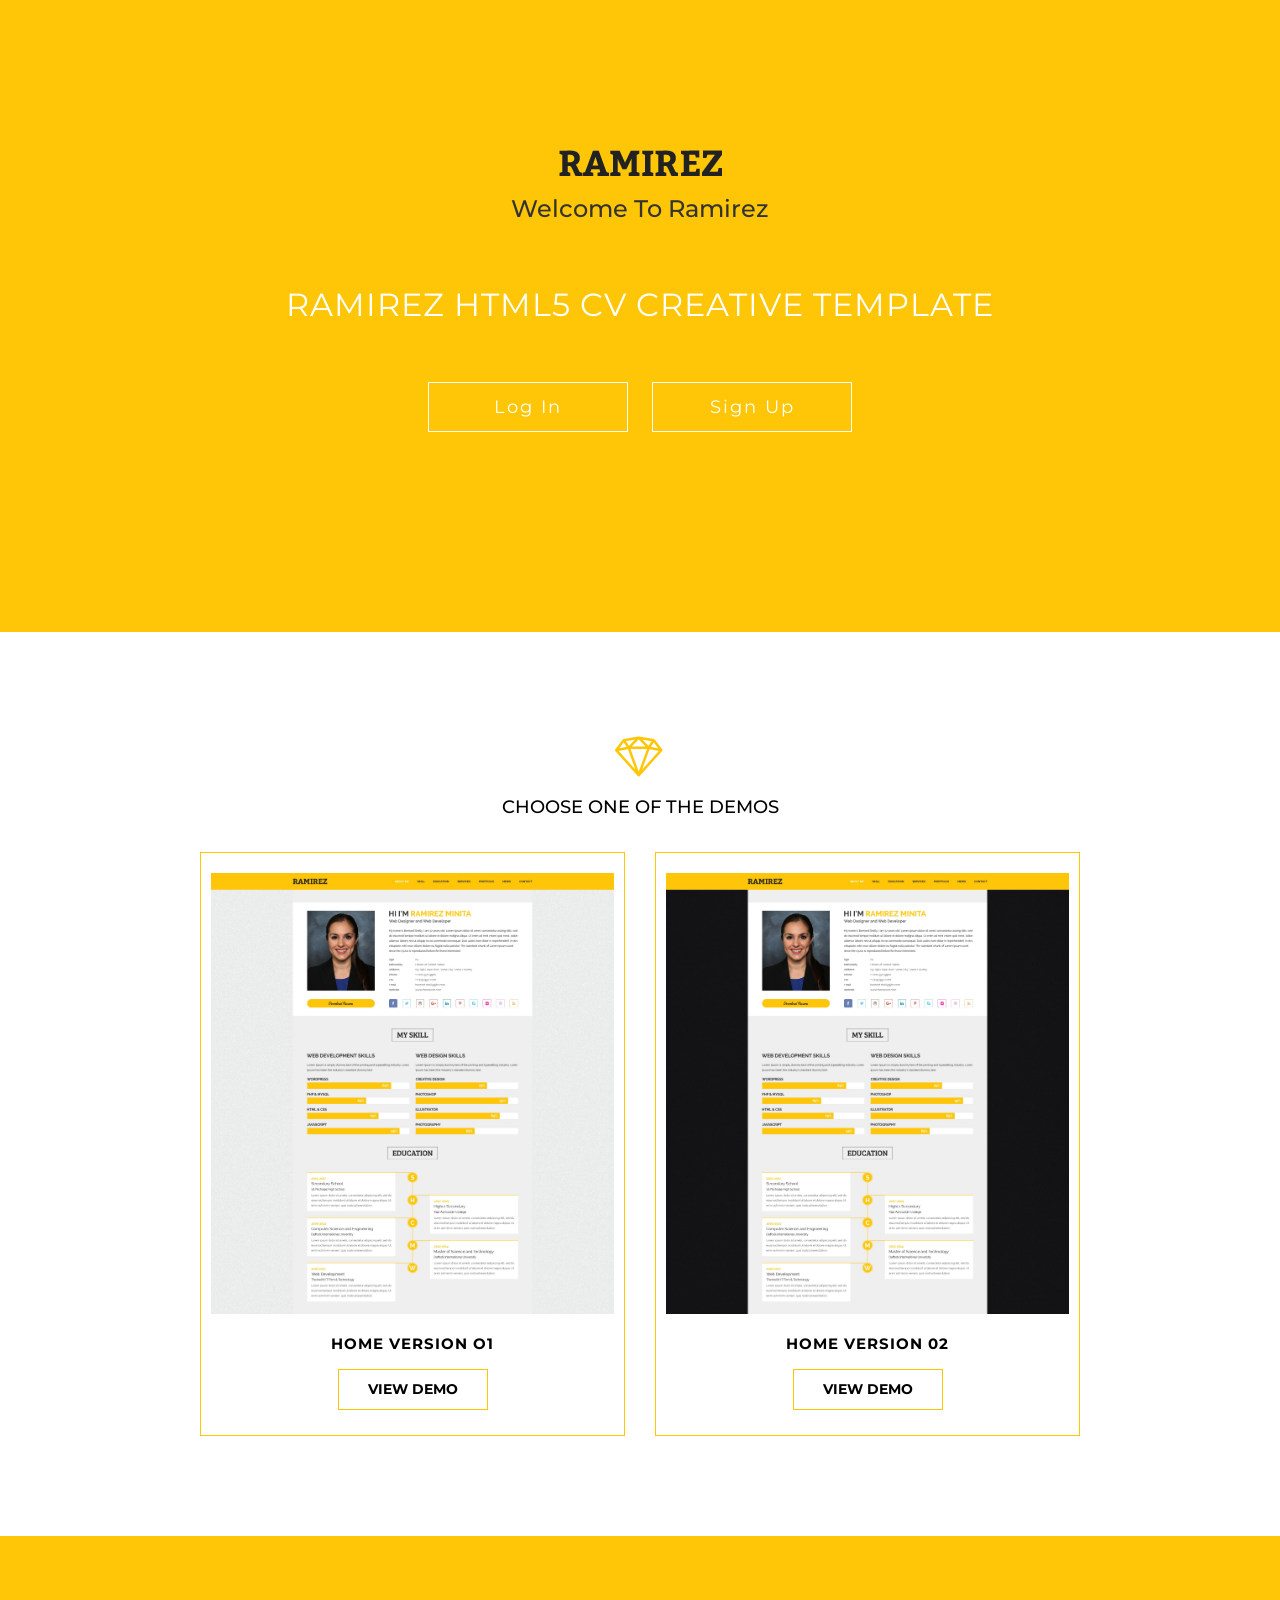
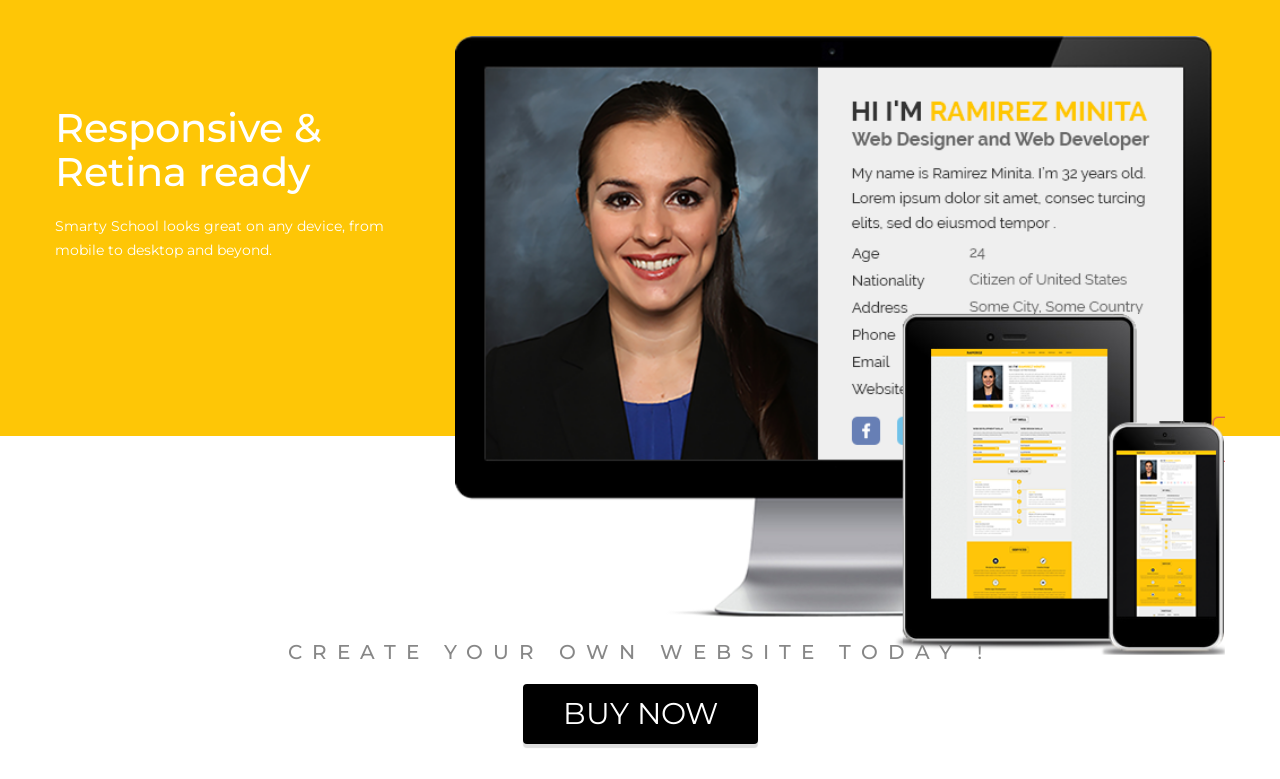
<file: public/index.html>
<!DOCTYPE HTML>
<html lang="en-US">

<head>

    <meta content="text/html; charset=utf-8" http-equiv="Content-Type" />
    <meta name="viewport" content="width=device-width, initial-scale=1" />
    <title>RAMIREZ - Resume / CV /</title>
    <link rel="icon" href="image/fav-icon.png" />

    <!-- fonts -->
    <link href="https://fonts.googleapis.com/css?family=Montserrat:400,700" rel="stylesheet">
    <link href="https://fonts.googleapis.com/css?family=Lato:300,400,400i,700" rel="stylesheet">
    <!-- Bootstrap css -->
    <link rel="stylesheet" href="../resources/index/css/bootstrap.min.css">
    <link rel="stylesheet" href="../resources/index/css/bootstrap-theme.min.css">
    <link rel="stylesheet" href="../resources/index/vendors/linear-icon/style.css">
    <!-- Custom CSS -->
    <link href="../resources/index/css/style.css" rel="stylesheet">
    <link href="../resources/index/css/responsive.css" rel="stylesheet">

</head>
<!--
    ================================================== -->

<body>


    <!-- Header-->
    <div class="header">
        <div class="header-top">
            <div class="logo">
                <a href="index.html"><img alt="logo" src="../resources/index/image/logo.png" /></a>
            </div>
            <h3>Welcome To Ramirez</h3>
            <div class="title-page">
                <div class="title">
                    <h1>Ramirez Html5 CV Creative Template</h1>
                </div>
                <!-- <a class="btn-demo" data-scroll data-options='{ "easing": "easeOutQuad" }' href="/login">See Demo</a> -->
                <a class="btn-demo" href="/login">Log In</a>
                <a class="btn-demo" href="/signup">Sign Up</a>
            </div>
        </div>
    </div>
    <!-- End-Header-->
    <div id="demos" class="us-themes">
        <!--box-themes-->
        <div class="container">
            <div class="row single-section">
                <i class="lnr lnr-diamond"></i>
                <h3>Choose one of the Demos</h3>
                <div class="col-md-6 col-sm-6 col-xs-12">
                    <div class="hvr-float-shadow wow zoomIn">
                        <img class="img-responsive" src="../resources/index/image/img1.jpg" alt="">
                        <p>Home Version o1</p>
                        <a target="_blank" class="view-btn hvr-bounce-to-right" href="/user">View Demo</a>
                    </div>
                </div>
                <div class="col-md-6 col-sm-6 col-xs-12">
                    <div class="hvr-float-shadow wow zoomIn">
                        <img class="img-responsive" src="../resources/index/image/img2.jpg" alt="">
                        <p>Home Version 02</p>
                        <a target="_blank" class="view-btn hvr-bounce-to-right" href="/user">View Demo</a>
                    </div>
                </div>
            </div>
        </div>
    </div>
    <!--End-box-themes-->
    <section class="responsive_details">
        <div class="container">
            <div class="row">
                <div class="col-sm-4">
                    <div class="responsive_content">
                        <h3>Responsive & Retina ready</h3>
                        <p>Smarty School looks great on any device, from mobile to desktop and beyond.</p>
                    </div>
                </div>
                <div class="col-sm-8">
                    <div class="computer_pic">
                        <img src="../resources/index/image/responsiveness.png" alt="">
                    </div>
                </div>
            </div>
        </div>
    </section>
    <div class="footer text-center">
        <!--footer-->
        <div class="container">
            <div class="footer-inner">
                <h3 class="text-40">Create your own website today !</h3>
                <a class="buttons" href="#">Buy Now</a>
            </div>
        </div>
    </div>
    <!--End-footer-->
    <script src="../resources/index/js/jquery-2.2.0.min.js"></script>
    <script src="../resources/index/js/bootstrap.min.js"></script>
    <script src="../resources/index/js/smooth-scroll.min.js"></script>
    <script src="../resources/index/js/custome.js"></script>
    <script>
        smoothScroll.init();
    </script>
</body>

</html>
</file>
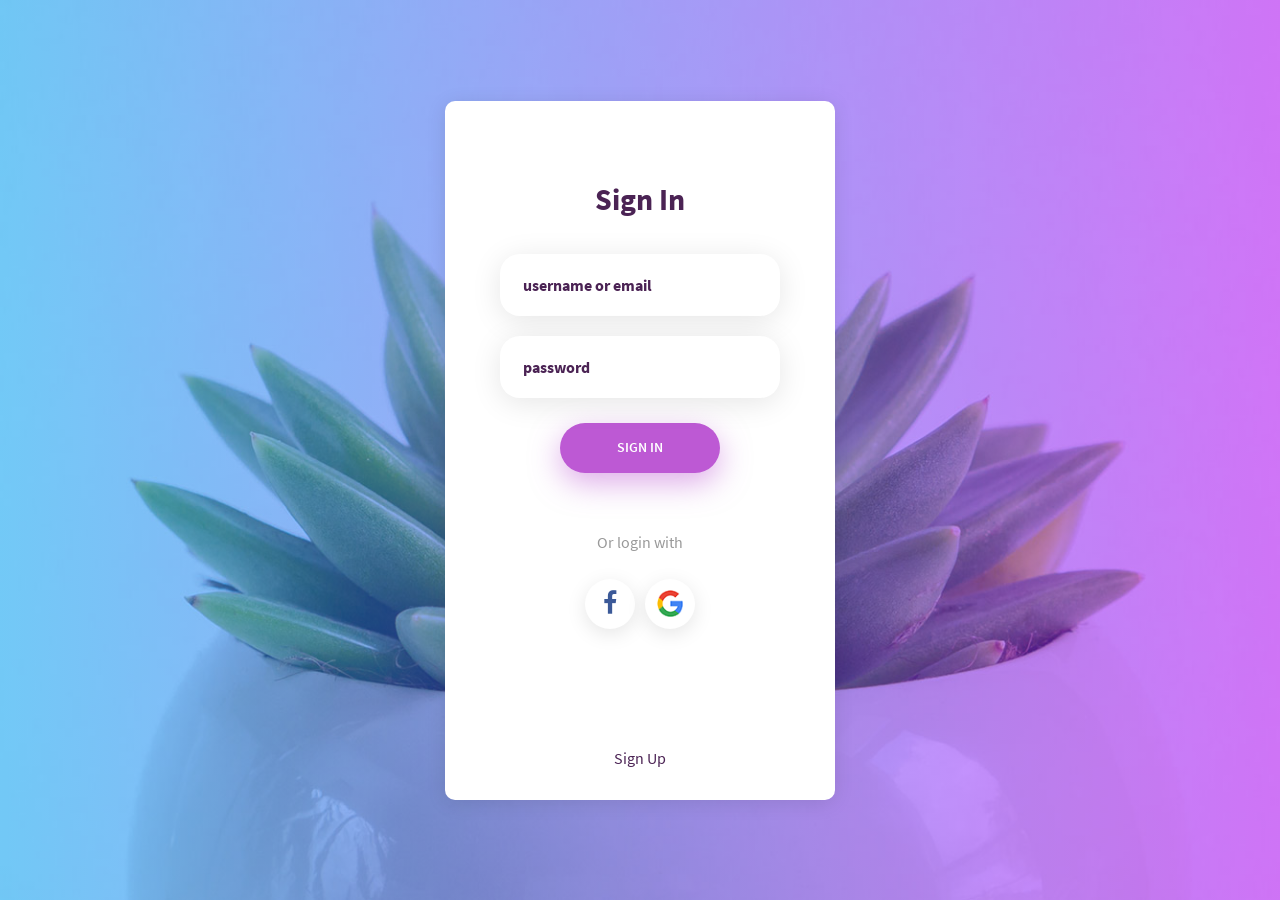
<file: public/login.html>
<!DOCTYPE html>
<html lang="en">

<head>
    <title>Login V9</title>
    <meta charset="UTF-8">
    <meta name="viewport" content="width=device-width, initial-scale=1">
    <!--===============================================================================================-->
    <link rel="icon" type="image/png" href="../resources/images/icons/favicon.ico" />
    <!--===============================================================================================-->
    <link rel="stylesheet" type="text/css" href="../resources/login/vendor/bootstrap/css/bootstrap.min.css">
    <!--===============================================================================================-->
    <link rel="stylesheet" type="text/css" href="../resources/login/fonts/font-awesome-4.7.0/css/font-awesome.min.css">
    <!--===============================================================================================-->
    <link rel="stylesheet" type="text/css" href="../resources/login/fonts/iconic/css/material-design-iconic-font.min.css">
    <!--===============================================================================================-->
    <link rel="stylesheet" type="text/css" href="../resources/login/vendor/animate/animate.css">
    <!--===============================================================================================-->
    <link rel="stylesheet" type="text/css" href="../resources/login/vendor/css-hamburgers/hamburgers.min.css">
    <!--===============================================================================================-->
    <link rel="stylesheet" type="text/css" href="../resources/login/vendor/animsition/css/animsition.min.css">
    <!--===============================================================================================-->
    <link rel="stylesheet" type="text/css" href="../resources/login/vendor/select2/select2.min.css">
    <!--===============================================================================================-->
    <link rel="stylesheet" type="text/css" href="../resources/login/vendor/daterangepicker/daterangepicker.css">
    <!--===============================================================================================-->
    <link rel="stylesheet" type="text/css" href="../resources/login/css/util.css">
    <link rel="stylesheet" type="text/css" href="../resources/login/css/main.css">
    <!--===============================================================================================-->
</head>

<body>


    <div class="container-login100" style="background-image: url('../resources/login/images/bg-01.jpg');">
        <div class="wrap-login100 p-l-55 p-r-55 p-t-80 p-b-30">
            <form method="post" class="login100-form validate-form">
                <span class="login100-form-title p-b-37">
					Sign In
				</span>

                <div class="wrap-input100 validate-input m-b-20" data-validate="Enter username or email">
                    <input class="input100" type="text" name="username" placeholder="username or email">
                    <span class="focus-input100"></span>
                </div>

                <div class="wrap-input100 validate-input m-b-25" data-validate="Enter password">
                    <input class="input100" type="password" name="password" placeholder="password">
                    <span class="focus-input100"></span>
                </div>

                <div class="container-login100-form-btn">
                    <button class="login100-form-btn">
						Sign In
					</button>
                </div>

                <div class="text-center p-t-57 p-b-20">
                    <span class="txt1">
						Or login with
					</span>
                </div>

                <div class="flex-c p-b-112">
                    <a href="#" class="login100-social-item">
                        <i class="fa fa-facebook-f"></i>
                    </a>

                    <a href="#" class="login100-social-item">
                        <img src="../resources/login/images/icons/icon-google.png" alt="GOOGLE">
                    </a>
                </div>

                <div class="text-center">
                    <a href="/signup" class="txt2 hov1">
						Sign Up
					</a>
                </div>
            </form>


        </div>
    </div>



    <div id="dropDownSelect1"></div>

    <!--===============================================================================================-->
    <script src="../resources/login/vendor/jquery/jquery-3.2.1.min.js"></script>
    <!--===============================================================================================-->
    <script src="../resources/login/vendor/animsition/js/animsition.min.js"></script>
    <!--===============================================================================================-->
    <script src="../resources/login/vendor/bootstrap/js/popper.js"></script>
    <script src="../resources/login/vendor/bootstrap/js/bootstrap.min.js"></script>
    <!--===============================================================================================-->
    <script src="../resources/login/vendor/select2/select2.min.js"></script>
    <!--===============================================================================================-->
    <script src="../resources/login/vendor/daterangepicker/moment.min.js"></script>
    <script src="../resources/login/vendor/daterangepicker/daterangepicker.js"></script>
    <!--===============================================================================================-->
    <script src="../resources/login/vendor/countdowntime/countdowntime.js"></script>
    <!--===============================================================================================-->
    <script src="../resources/login/js/login.js"></script>

</body>

</html>
</file>
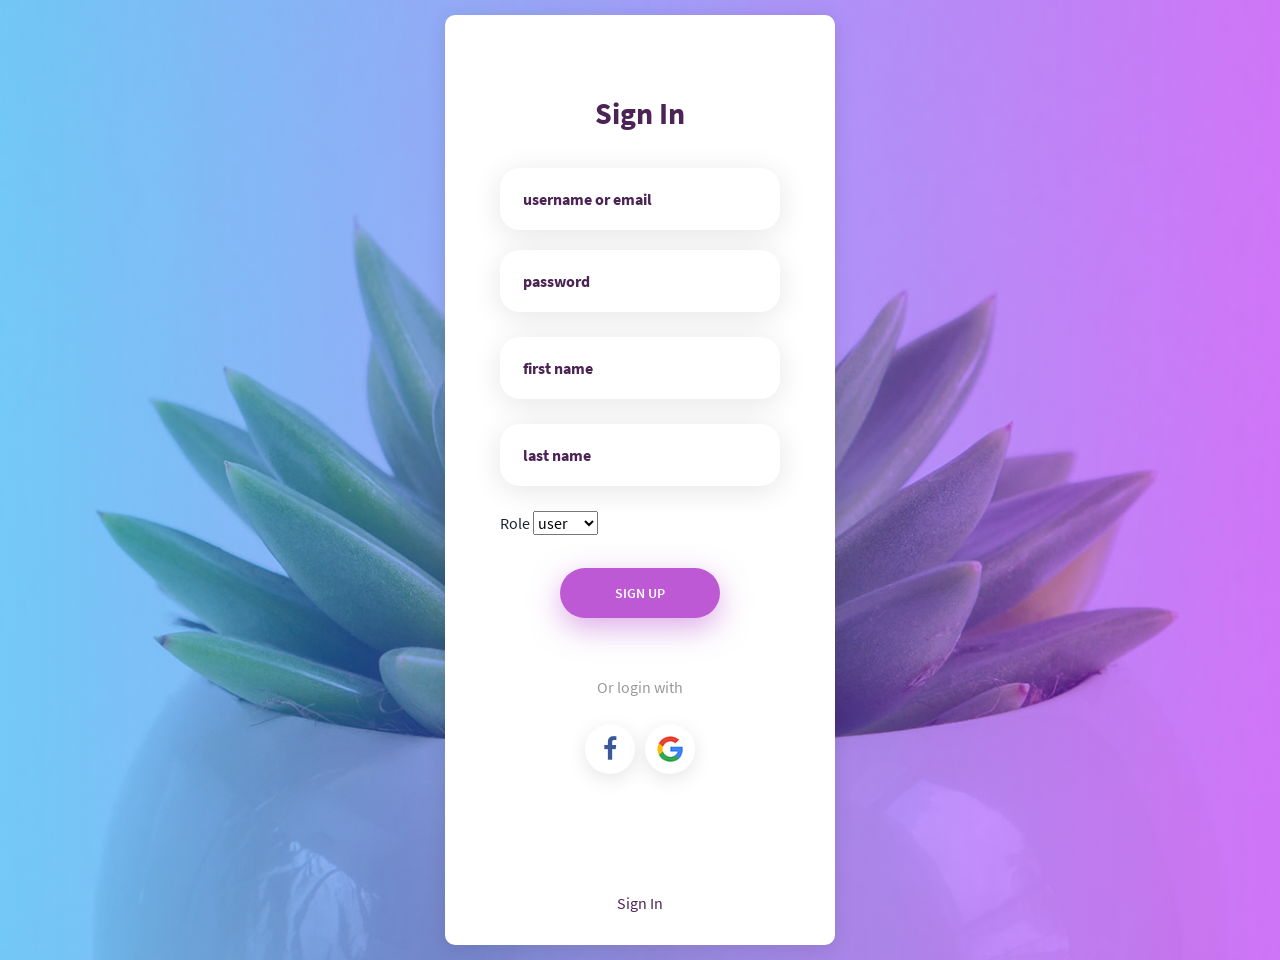
<file: public/signup.html>
<!DOCTYPE html>
<html lang="en">

<head>
    <title>Login V9</title>
    <meta charset="UTF-8">
    <meta name="viewport" content="width=device-width, initial-scale=1">
    <!--===============================================================================================-->
    <link rel="icon" type="image/png" href="../resources/login/images/icons/favicon.ico" />
    <!--===============================================================================================-->
    <link rel="stylesheet" type="text/css" href="../resources/login/vendor/bootstrap/css/bootstrap.min.css">
    <!--===============================================================================================-->
    <link rel="stylesheet" type="text/css" href="../resources/login/fonts/font-awesome-4.7.0/css/font-awesome.min.css">
    <!--===============================================================================================-->
    <link rel="stylesheet" type="text/css" href="../resources/login/fonts/iconic/css/material-design-iconic-font.min.css">
    <!--===============================================================================================-->
    <link rel="stylesheet" type="text/css" href="../resources/login/vendor/animate/animate.css">
    <!--===============================================================================================-->
    <link rel="stylesheet" type="text/css" href="../resources/login/vendor/css-hamburgers/hamburgers.min.css">
    <!--===============================================================================================-->
    <link rel="stylesheet" type="text/css" href="../resources/login/vendor/animsition/css/animsition.min.css">
    <!--===============================================================================================-->
    <link rel="stylesheet" type="text/css" href="../resources/login/vendor/select2/select2.min.css">
    <!--===============================================================================================-->
    <link rel="stylesheet" type="text/css" href="../resources/login/vendor/daterangepicker/daterangepicker.css">
    <!--===============================================================================================-->
    <link rel="stylesheet" type="text/css" href="../resources/login/css/util.css">
    <link rel="stylesheet" type="text/css" href="../resources/login/css/main.css">
    <!--===============================================================================================-->
</head>

<body>


    <div class="container-login100" style="background-image: url('../resources/login/images/bg-01.jpg');">
        <div class="wrap-login100 p-l-55 p-r-55 p-t-80 p-b-30">
            <form method="post" class="login100-form validate-form">
                <span class="login100-form-title p-b-37">
					Sign In
				</span>

                <div class="wrap-input100 validate-input m-b-20" data-validate="Enter username or email">
                    <input class="input100" type="text" name="username" placeholder="username or email">
                    <span class="focus-input100"></span>
                </div>

                <div class="wrap-input100 validate-input m-b-25" data-validate="Enter password">
                    <input class="input100" type="password" name="password" placeholder="password">
                    <span class="focus-input100"></span>
                </div>

                <div class="wrap-input100 validate-input m-b-25" data-validate="Enter password">
                    <input class="input100" type="text" name="firstname" placeholder="first name">
                    <span class="focus-input100"></span>
                </div>

                <div class="wrap-input100 validate-input m-b-25" data-validate="Enter password">
                    <input class="input100" type="text" name="lastname" placeholder="last name">
                    <span class="focus-input100"></span>
                </div>

                <div class="wrap-input100 validate-input m-b-25" data-validate="Enter password">
                    <label for="sr">Role</label>
                    <select name="role" id="sr">
                    <option value="user">user</option>
                    <option value="admin">admin</option>
                    <option value="007">007</option>
                    </select>
                </div>

                <div class="container-login100-form-btn">
                    <button class="login100-form-btn">
						Sign Up
					</button>
                </div>

                <div class="text-center p-t-57 p-b-20">
                    <span class="txt1">
						Or login with
					</span>
                </div>

                <div class="flex-c p-b-112">
                    <a href="#" class="login100-social-item">
                        <i class="fa fa-facebook-f"></i>
                    </a>

                    <a href="#" class="login100-social-item">
                        <img src="../resources/login/images/icons/icon-google.png" alt="GOOGLE">
                    </a>
                </div>

                <div class="text-center">
                    <a href="/login" class="txt2 hov1">
						Sign In
					</a>
                </div>
            </form>


        </div>
    </div>



    <div id="dropDownSelect1"></div>

    <!--===============================================================================================-->
    <script src="../resources/login/vendor/jquery/jquery-3.2.1.min.js"></script>
    <!--===============================================================================================-->
    <script src="../resources/login/vendor/animsition/js/animsition.min.js"></script>
    <!--===============================================================================================-->
    <script src="../resources/login/vendor/bootstrap/js/popper.js"></script>
    <script src="../resources/login/vendor/bootstrap/js/bootstrap.min.js"></script>
    <!--===============================================================================================-->
    <script src="../resources/login/vendor/select2/select2.min.js"></script>
    <!--===============================================================================================-->
    <script src="../resources/login/vendor/daterangepicker/moment.min.js"></script>
    <script src="../resources/login/vendor/daterangepicker/daterangepicker.js"></script>
    <!--===============================================================================================-->
    <script src="../resources/login/vendor/countdowntime/countdowntime.js"></script>
    <!--===============================================================================================-->
    <script src="../resources/login/js/login.js"></script>

</body>

</html>
</file>
<file: resources/index/vendors/linear-icon/style.css>
@font-face {
	font-family: 'Linearicons-Free';
	src:url('fonts/Linearicons-Free.eot?w118d');
	src:url('fonts/Linearicons-Free.eot?#iefixw118d') format('embedded-opentype'),
		url('fonts/Linearicons-Free.woff2?w118d') format('woff2'),
		url('fonts/Linearicons-Free.woff?w118d') format('woff'),
		url('fonts/Linearicons-Free.ttf?w118d') format('truetype'),
		url('fonts/Linearicons-Free.svg?w118d#Linearicons-Free') format('svg');
	font-weight: normal;
	font-style: normal;
}

.lnr {
	font-family: 'Linearicons-Free';
	speak: none;
	font-style: normal;
	font-weight: normal;
	font-variant: normal;
	text-transform: none;
	line-height: 1;

	/* Better Font Rendering =========== */
	-webkit-font-smoothing: antialiased;
	-moz-osx-font-smoothing: grayscale;
}

.lnr-home:before {
	content: "\e800";
}
.lnr-apartment:before {
	content: "\e801";
}
.lnr-pencil:before {
	content: "\e802";
}
.lnr-magic-wand:before {
	content: "\e803";
}
.lnr-drop:before {
	content: "\e804";
}
.lnr-lighter:before {
	content: "\e805";
}
.lnr-poop:before {
	content: "\e806";
}
.lnr-sun:before {
	content: "\e807";
}
.lnr-moon:before {
	content: "\e808";
}
.lnr-cloud:before {
	content: "\e809";
}
.lnr-cloud-upload:before {
	content: "\e80a";
}
.lnr-cloud-download:before {
	content: "\e80b";
}
.lnr-cloud-sync:before {
	content: "\e80c";
}
.lnr-cloud-check:before {
	content: "\e80d";
}
.lnr-database:before {
	content: "\e80e";
}
.lnr-lock:before {
	content: "\e80f";
}
.lnr-cog:before {
	content: "\e810";
}
.lnr-trash:before {
	content: "\e811";
}
.lnr-dice:before {
	content: "\e812";
}
.lnr-heart:before {
	content: "\e813";
}
.lnr-star:before {
	content: "\e814";
}
.lnr-star-half:before {
	content: "\e815";
}
.lnr-star-empty:before {
	content: "\e816";
}
.lnr-flag:before {
	content: "\e817";
}
.lnr-envelope:before {
	content: "\e818";
}
.lnr-paperclip:before {
	content: "\e819";
}
.lnr-inbox:before {
	content: "\e81a";
}
.lnr-eye:before {
	content: "\e81b";
}
.lnr-printer:before {
	content: "\e81c";
}
.lnr-file-empty:before {
	content: "\e81d";
}
.lnr-file-add:before {
	content: "\e81e";
}
.lnr-enter:before {
	content: "\e81f";
}
.lnr-exit:before {
	content: "\e820";
}
.lnr-graduation-hat:before {
	content: "\e821";
}
.lnr-license:before {
	content: "\e822";
}
.lnr-music-note:before {
	content: "\e823";
}
.lnr-film-play:before {
	content: "\e824";
}
.lnr-camera-video:before {
	content: "\e825";
}
.lnr-camera:before {
	content: "\e826";
}
.lnr-picture:before {
	content: "\e827";
}
.lnr-book:before {
	content: "\e828";
}
.lnr-bookmark:before {
	content: "\e829";
}
.lnr-user:before {
	content: "\e82a";
}
.lnr-users:before {
	content: "\e82b";
}
.lnr-shirt:before {
	content: "\e82c";
}
.lnr-store:before {
	content: "\e82d";
}
.lnr-cart:before {
	content: "\e82e";
}
.lnr-tag:before {
	content: "\e82f";
}
.lnr-phone-handset:before {
	content: "\e830";
}
.lnr-phone:before {
	content: "\e831";
}
.lnr-pushpin:before {
	content: "\e832";
}
.lnr-map-marker:before {
	content: "\e833";
}
.lnr-map:before {
	content: "\e834";
}
.lnr-location:before {
	content: "\e835";
}
.lnr-calendar-full:before {
	content: "\e836";
}
.lnr-keyboard:before {
	content: "\e837";
}
.lnr-spell-check:before {
	content: "\e838";
}
.lnr-screen:before {
	content: "\e839";
}
.lnr-smartphone:before {
	content: "\e83a";
}
.lnr-tablet:before {
	content: "\e83b";
}
.lnr-laptop:before {
	content: "\e83c";
}
.lnr-laptop-phone:before {
	content: "\e83d";
}
.lnr-power-switch:before {
	content: "\e83e";
}
.lnr-bubble:before {
	content: "\e83f";
}
.lnr-heart-pulse:before {
	content: "\e840";
}
.lnr-construction:before {
	content: "\e841";
}
.lnr-pie-chart:before {
	content: "\e842";
}
.lnr-chart-bars:before {
	content: "\e843";
}
.lnr-gift:before {
	content: "\e844";
}
.lnr-diamond:before {
	content: "\e845";
}
.lnr-linearicons:before {
	content: "\e846";
}
.lnr-dinner:before {
	content: "\e847";
}
.lnr-coffee-cup:before {
	content: "\e848";
}
.lnr-leaf:before {
	content: "\e849";
}
.lnr-paw:before {
	content: "\e84a";
}
.lnr-rocket:before {
	content: "\e84b";
}
.lnr-briefcase:before {
	content: "\e84c";
}
.lnr-bus:before {
	content: "\e84d";
}
.lnr-car:before {
	content: "\e84e";
}
.lnr-train:before {
	content: "\e84f";
}
.lnr-bicycle:before {
	content: "\e850";
}
.lnr-wheelchair:before {
	content: "\e851";
}
.lnr-select:before {
	content: "\e852";
}
.lnr-earth:before {
	content: "\e853";
}
.lnr-smile:before {
	content: "\e854";
}
.lnr-sad:before {
	content: "\e855";
}
.lnr-neutral:before {
	content: "\e856";
}
.lnr-mustache:before {
	content: "\e857";
}
.lnr-alarm:before {
	content: "\e858";
}
.lnr-bullhorn:before {
	content: "\e859";
}
.lnr-volume-high:before {
	content: "\e85a";
}
.lnr-volume-medium:before {
	content: "\e85b";
}
.lnr-volume-low:before {
	content: "\e85c";
}
.lnr-volume:before {
	content: "\e85d";
}
.lnr-mic:before {
	content: "\e85e";
}
.lnr-hourglass:before {
	content: "\e85f";
}
.lnr-undo:before {
	content: "\e860";
}
.lnr-redo:before {
	content: "\e861";
}
.lnr-sync:before {
	content: "\e862";
}
.lnr-history:before {
	content: "\e863";
}
.lnr-clock:before {
	content: "\e864";
}
.lnr-download:before {
	content: "\e865";
}
.lnr-upload:before {
	content: "\e866";
}
.lnr-enter-down:before {
	content: "\e867";
}
.lnr-exit-up:before {
	content: "\e868";
}
.lnr-bug:before {
	content: "\e869";
}
.lnr-code:before {
	content: "\e86a";
}
.lnr-link:before {
	content: "\e86b";
}
.lnr-unlink:before {
	content: "\e86c";
}
.lnr-thumbs-up:before {
	content: "\e86d";
}
.lnr-thumbs-down:before {
	content: "\e86e";
}
.lnr-magnifier:before {
	content: "\e86f";
}
.lnr-cross:before {
	content: "\e870";
}
.lnr-menu:before {
	content: "\e871";
}
.lnr-list:before {
	content: "\e872";
}
.lnr-chevron-up:before {
	content: "\e873";
}
.lnr-chevron-down:before {
	content: "\e874";
}
.lnr-chevron-left:before {
	content: "\e875";
}
.lnr-chevron-right:before {
	content: "\e876";
}
.lnr-arrow-up:before {
	content: "\e877";
}
.lnr-arrow-down:before {
	content: "\e878";
}
.lnr-arrow-left:before {
	content: "\e879";
}
.lnr-arrow-right:before {
	content: "\e87a";
}
.lnr-move:before {
	content: "\e87b";
}
.lnr-warning:before {
	content: "\e87c";
}
.lnr-question-circle:before {
	content: "\e87d";
}
.lnr-menu-circle:before {
	content: "\e87e";
}
.lnr-checkmark-circle:before {
	content: "\e87f";
}
.lnr-cross-circle:before {
	content: "\e880";
}
.lnr-plus-circle:before {
	content: "\e881";
}
.lnr-circle-minus:before {
	content: "\e882";
}
.lnr-arrow-up-circle:before {
	content: "\e883";
}
.lnr-arrow-down-circle:before {
	content: "\e884";
}
.lnr-arrow-left-circle:before {
	content: "\e885";
}
.lnr-arrow-right-circle:before {
	content: "\e886";
}
.lnr-chevron-up-circle:before {
	content: "\e887";
}
.lnr-chevron-down-circle:before {
	content: "\e888";
}
.lnr-chevron-left-circle:before {
	content: "\e889";
}
.lnr-chevron-right-circle:before {
	content: "\e88a";
}
.lnr-crop:before {
	content: "\e88b";
}
.lnr-frame-expand:before {
	content: "\e88c";
}
.lnr-frame-contract:before {
	content: "\e88d";
}
.lnr-layers:before {
	content: "\e88e";
}
.lnr-funnel:before {
	content: "\e88f";
}
.lnr-text-format:before {
	content: "\e890";
}
.lnr-text-format-remove:before {
	content: "\e891";
}
.lnr-text-size:before {
	content: "\e892";
}
.lnr-bold:before {
	content: "\e893";
}
.lnr-italic:before {
	content: "\e894";
}
.lnr-underline:before {
	content: "\e895";
}
.lnr-strikethrough:before {
	content: "\e896";
}
.lnr-highlight:before {
	content: "\e897";
}
.lnr-text-align-left:before {
	content: "\e898";
}
.lnr-text-align-center:before {
	content: "\e899";
}
.lnr-text-align-right:before {
	content: "\e89a";
}
.lnr-text-align-justify:before {
	content: "\e89b";
}
.lnr-line-spacing:before {
	content: "\e89c";
}
.lnr-indent-increase:before {
	content: "\e89d";
}
.lnr-indent-decrease:before {
	content: "\e89e";
}
.lnr-pilcrow:before {
	content: "\e89f";
}
.lnr-direction-ltr:before {
	content: "\e8a0";
}
.lnr-direction-rtl:before {
	content: "\e8a1";
}
.lnr-page-break:before {
	content: "\e8a2";
}
.lnr-sort-alpha-asc:before {
	content: "\e8a3";
}
.lnr-sort-amount-asc:before {
	content: "\e8a4";
}
.lnr-hand:before {
	content: "\e8a5";
}
.lnr-pointer-up:before {
	content: "\e8a6";
}
.lnr-pointer-right:before {
	content: "\e8a7";
}
.lnr-pointer-down:before {
	content: "\e8a8";
}
.lnr-pointer-left:before {
	content: "\e8a9";
}
</file>
<file: resources/index/css/style.css>
/*====================================================*/
body {
  font-family: 'Montserrat', sans-serif;
}

.header {
  background: #FEC606;
  text-align: center;
  position: relative;
  z-index: 1;
  padding: 150px 0px 200px;
}
.header .logo img{
    max-width: 100%;
}
/*
.header:before {
  content: '';
  width: 100%;
  height: 100%;
  position: absolute;
  top: 0;
  left: 0;
  background: rgba(0, 0, 0, 0.7);
  z-index: -1;
}
*/
.header .title h1 {
  font-size: 32px;
  line-height: 55px;
  font-weight: 400;
  font-family: 'Montserrat', sans-serif;
  color: #fff;
  text-transform: uppercase;
  padding: 35px 0px 40px;
  letter-spacing: 1px;
}
.header .btn-demo {
  font-size: 18px;
  line-height: 24px;
  font-weight: 400;
  font-family: 'Montserrat', sans-serif;
  border: 1px solid #fff;
  color: #fff;
  display: inline-block;
  padding: 12px 0px;
  width: 200px;
  text-align: center;
  letter-spacing: 2px;
  text-transform: capitalize;
  transition: all 0.3s ease-in-out;
  text-decoration: none;
}
.header .btn-demo:hover {
    background: transparent;
    border-color: #ede2cb;
    color: #ede2cb;
}
.header .btn-demo + .btn-demo {
  margin-left: 20px;
}

.us-themes {
  padding: 100px 0px;
  background: #fff;
}
.us-themes .single-section {
  max-width: 910px;
  margin: 0 auto;
  text-align: center;
}
.us-themes .single-section .hvr-float-shadow {
  display: inline-block;
  vertical-align: middle;
  -webkit-transform: translateZ(0);
  transform: translateZ(0);
  box-shadow: 0 0 1px transparent;
  -webkit-backface-visibility: hidden;
  backface-visibility: hidden;
  -moz-osx-font-smoothing: grayscale;
  position: relative;
  -webkit-transition-duration: 0.3s;
  transition-duration: 0.3s;
  -webkit-transition-property: transform;
  transition-property: transform;
  padding: 20px 10px;
  border: 1px solid #FEC606;
  text-align: center;
  font-family: 'Montserrat', sans-serif;
}
.us-themes .single-section .hvr-float-shadow:before {
  pointer-events: none;
  position: absolute;
  z-index: -1;
  content: '';
  top: 100%;
  left: 5%;
  height: 10px;
  width: 90%;
  opacity: 0;
  background: -webkit-radial-gradient(center, ellipse, rgba(0, 0, 0, 0.35) 0%, transparent 80%);
  background: radial-gradient(ellipse at center, rgba(0, 0, 0, 0.35) 0%, transparent 80%);
  -webkit-transition-duration: 0.3s;
  transition-duration: 0.3s;
  -webkit-transition-property: transform, opacity;
  transition-property: transform, opacity;
}
.us-themes .single-section .hvr-float-shadow p {
    font-size: 15px;
    line-height: 30px;
    color: #000;
    text-transform: uppercase;
    letter-spacing: 1px;
    font-weight: 700;
    padding-top: 15px;
}
.us-themes .single-section .hvr-float-shadow .view-btn {
  display: inline-block;
  color: #000;
  font-weight: bold;
  background: #fff;
  border-radius: 0px;
  line-height: 39px;
  padding: 0 29px;
  text-transform: uppercase;
  text-decoration: none;
  border: 1px solid #FEC606;
  margin-bottom: 5px;
  transition: all 0.5s ease;
}
.us-themes .single-section .hvr-float-shadow:hover, .us-themes .single-section .hvr-float-shadow:focus, .us-themes .single-section .hvr-float-shadow.active {
  -webkit-transform: translateY(-5px);
  transform: translateY(-5px);
}
.us-themes .single-section .hvr-float-shadow:hover:before, .us-themes .single-section .hvr-float-shadow:focus:before, .us-themes .single-section .hvr-float-shadow.active:before {
  opacity: 1;
  -webkit-transform: translateY(5px);
  transform: translateY(5px);
}
.us-themes .single-section .hvr-float-shadow:hover .view-btn, .us-themes .single-section .hvr-float-shadow:focus .view-btn, .us-themes .single-section .hvr-float-shadow.active .view-btn {
  background: #FEC606;
  color: #fff;
}
.us-themes .single-section i {
  font-family: 'Linearicons-Free';
  speak: none;
  font-style: normal;
  font-weight: normal;
  font-variant: normal;
  text-transform: none;
  line-height: 1;
  -webkit-font-smoothing: antialiased;
  font-size: 50px;
  color: #FEC606;
}
.us-themes .single-section h3 {
  font-size: 18px;
  line-height: 30px;
  color: #000;
  margin-top: 8px;
  margin-bottom: 30px;
  text-transform: uppercase;
}

/*====================================================*/
/*====================================================*/

.feature_img_area{
    overflow: hidden;
    position: relative;
    padding-bottom: 100px;
    text-align: center;
}
.feature_item_area{
    margin-top: 150px;
}
.feature_item_area .tittle_area{
    padding: 0px 0px 40px 0px;
}
.feature_item_area .tittle_area h3{
    font-family: 'Montserrat', sans-serif;
    text-transform: uppercase;
    font-size: 24px;
    font-weight: bold;
    color: #000;
    letter-spacing: .5px;
}
.gradient{
    height: 110px;
    position: absolute;
    width: 100%;
    top: 0;
    left: 0;
    background: url(../image/gradient.png) repeat;
}
.single_item_area{
    padding: 50px 0px;
    box-shadow: 0px 0px 10px 0px rgba(83, 82, 82, 0.10);
    margin-top: 30px;
}
.single_item_area .item-box{
    height: 102px;
}
.single_item_area .item-box img{
    
}
.single_item_area h3{
    color:#232323;
    font-size: 21px;
    font-family: 'Montserrat', sans-serif;
    padding: 30px 0px 10px 0px;
}
.single_item_area p{
    color:#232323;
    font-size: 14px;
    font-family: 'Raleway', sans-serif;
}
.single_item_area .readmore{
    padding: 30px 0px 0px 0px;
    display: inline-block;
    text-transform: uppercase;
    font-size: 14px;
    font-weight: bold;
    letter-spacing: 2px;
    color: #232323;
    font-family: 'Montserrat', sans-serif;
}

.footer{
    padding: 35px 0;
    position: relative;
    margin-top: 50px;
}
/*
.footer:after{
	content: '';
	width: 0;
	height: 0;
	border-style: solid;
	border-width: 0 424px 50px 424px;
	border-color: transparent transparent #f4f4f4;
	position: absolute;
	top: -50px;
	left: 50%;
	transform: translateX(-50%);
}
*/
.footer h3.text-40 {
	font-family: 'Montserrat';
    font-size: 20px;
    color: #878787;
    letter-spacing: 10px;
    text-transform: uppercase;
    margin-bottom: 20px;
}
.footer .buttons{
	background: #000;
    border-radius: 4px;
    box-shadow: 0 4px 1px 0 #dedede;
    color: #fff;
    display: inline-block;
    font-family: 'Montserrat', sans-serif;
    font-size: 30px;
    line-height: 40px;
    padding: 10px 40px;
    text-decoration: none;
    text-transform: uppercase;
    transition: all 0.2s ease-in-out 0s;
    vertical-align: text-top;
}
.footer .buttons:hover{
	text-decoration: none;
    opacity: 0.8;
}
.full_responsive_img{
    text-align: center;
    padding-bottom: 60px;
    overflow: hidden;
}
/*====================================================*/

.main_area_res{
    background: #a46497;
    overflow: hidden;
    padding-top: 20px;
}
.shop_page_inner{
    position: relative;
}
.shop_page_inner .first_img{
    
}
.shop_page_inner .secand_img{
    position: absolute;
    right: 0px;
    top: 100px;
}
.shop_content h3, .responsive_content h3{
    color: #fff;
    font-size: 40px;
    font-family: 'Montserrat', sans-serif;
    padding-top: 150px;
}
.shop_content p, .responsive_content p{
    color: #fff;
    font-size: 14px;
    line-height: 24px;
    padding-top: 10px;
}

.responsive_details{
    background: #FEC606;
    margin-bottom: 150px;
    height: 500px;
}
.computer_pic img{
    position: relative;
    bottom: -100px;
    width: 100%;
}
/*# sourceMappingURL=style.css.map */

#preloader{
    position: fixed;
    height: 100%;
    width: 100%;
    background: #000;
    left: 0px;
    top: 0px;
    z-index: 99999;
}

.loading{
     width:100px;
     height:100px;
     margin:30px auto;
     position:absolute;
     top: 50%;
     left: 50%;
     margin-left: -50px;
     margin-top: -50px;
}

.loading.bar div{
     width: 100px;
     height: 30px;
     background: white;
     position: absolute;
     top: 35px;
     left: 45px;
     opacity:0.05;
     -webkit-animation: fadeit 1.1s linear infinite;
     -moz-animation: fadeit 1.1s linear infinite;
     animation: fadeit 1.1s linear infinite;
       top: 50%;
     left: 50%;
     margin-left: -50px;
     margin-top: -50px;
}

.loading.bar div:nth-child(1){
     -webkit-transform: rotate(0deg) translate(0, -30px);
     -moz-transform: rotate(0deg) translate(0, -30px);
     transform: rotate(0deg) translate(0, -30px); 

     -webkit-animation-delay:0.39s;
     -moz-animation-delay:0.39s;
     animation-delay:0.39s;
} 

.loading.bar div:nth-child(2){
     -webkit-transform: rotate(45deg) translate(0, -30px);
     -moz-transform: rotate(45deg) translate(0, -30px);
     transform: rotate(45deg) translate(0, -30px); 

     -webkit-animation-delay:0.52s;
     -moz-animation-delay:0.52s;
     animation-delay:0.52s;
} 

.loading.bar div:nth-child(3){
     -webkit-transform: rotate(90deg) translate(0, -30px);
     -moz-transform: rotate(90deg) translate(0, -30px);
     transform: rotate(90deg) translate(0, -30px); 

     -webkit-animation-delay:0.65s;
     -moz-animation-delay:0.65s;
     animation-delay:0.65s;
} 

.loading.bar div:nth-child(4){
     -webkit-transform: rotate(135deg) translate(0, -30px);
     -moz-transform: rotate(135deg) translate(0, -30px);
     transform: rotate(135deg) translate(0, -30px); 

     -webkit-animation-delay:0.78s;
     -moz-animation-delay:0.78s;
     animation-delay:0.78s;
} 

.loading.bar div:nth-child(5){
     -webkit-transform: rotate(180deg) translate(0, -30px);
     -moz-transform: rotate(180deg) translate(0, -30px);
     transform: rotate(180deg) translate(0, -30px); 

     -webkit-animation-delay:0.91s;
     -moz-animation-delay:0.91s;
     animation-delay:0.91s;
} 

.loading.bar div:nth-child(6){
     -webkit-transform: rotate(225deg) translate(0, -30px);
     -moz-transform: rotate(225deg) translate(0, -30px);
     transform: rotate(225deg) translate(0, -30px); 

     -webkit-animation-delay:1.04s;
     -moz-animation-delay:1.04s;
     animation-delay:1.04s;
} 

.loading.bar div:nth-child(7){
     -webkit-transform: rotate(270deg) translate(0, -30px);
     -moz-transform: rotate(270deg) translate(0, -30px);
     transform: rotate(270deg) translate(0, -30px); 

     -webkit-animation-delay:1.17s;
     -moz-animation-delay:1.17s;
     animation-delay:1.17s;
} 

.loading.bar div:nth-child(8){
     -webkit-transform: rotate(315deg) translate(0, -30px);
     -moz-transform: rotate(315deg) translate(0, -30px);
     transform: rotate(315deg) translate(0, -30px); 

     -webkit-animation-delay:1.3s;
     -moz-animation-delay:1.3s;
     animation-delay:1.3s;
}

@-webkit-keyframes fadeit{
     0%{
          opacity:1;
     }
     100%{
          opacity:0;
     }
}
@-moz-keyframes fadeit{
     0%{
          opacity:1;
     }
     100%{
          opacity:0;
     }
}
@keyframes fadeit{
     0%{
          opacity:1;
     }
     100%{
          opacity:0;
     }
}
</file>
<file: resources/index/css/responsive.css>
@media (max-width:991px){
    .footer::after {
        content: '';
        width: 0;
        height: 0;
        border-style: solid;
        border-width: 0 250px 50px 250px;
        border-color: transparent transparent #f4f4f4;
        position: absolute;
        top: -50px;
        left: 50%;
        transform: translateX(-50%);
    }
}
@media (max-width:767px){
    .us-themes .single-section .hvr-float-shadow{
        margin-bottom: 35px;
    }
    .us-themes{
        padding: 100px 70px;
    }
    .header .title h1{
        font-size: 22px;
        line-height: 36px;
    }
    .footer h3.text-40{
        font-size: 18px;
        letter-spacing: 1px;
    }
    .computer_pic img {
        position: relative;
        bottom: 0px;
        width: 100%;
    }
    .responsive_details {
        margin-bottom: 150px;
        height: auto;
    }
    .responsive_content h3 {
        padding-top: 50px;
    }
}
@media (max-width:580px){
    .header{
        padding: 150px 15px 200px;
    }
    .us-themes{
        padding: 100px 0px;
    }
}
@media (max-width:460px){
    .footer h3.text-40 {
        font-size: 15px;
    }
    .header .btn-demo{
        width: 200px;
        margin: 0 auto;
        display: block;
    }
    .header .btn-demo + .btn-demo{
        margin-left: auto;
        margin-top: 15px;
    }
    .feature_item_area .col-xs-6{
        width: 100%;
    }
    .feature_item_area .tittle_area h3{
        font-size: 20px;
    }
    .footer h3.text-40 {
        font-size: 13px;
        line-height: 26px;
    }
}
</file>
<file: resources/login/vendor/daterangepicker/daterangepicker.css>
.daterangepicker {
  position: absolute;
  color: inherit;
  background-color: #fff;
  border-radius: 4px;
  width: 278px;
  padding: 4px;
  margin-top: 1px;
  top: 100px;
  left: 20px;
  /* Calendars */ }
  .daterangepicker:before, .daterangepicker:after {
    position: absolute;
    display: inline-block;
    border-bottom-color: rgba(0, 0, 0, 0.2);
    content: ''; }
  .daterangepicker:before {
    top: -7px;
    border-right: 7px solid transparent;
    border-left: 7px solid transparent;
    border-bottom: 7px solid #ccc; }
  .daterangepicker:after {
    top: -6px;
    border-right: 6px solid transparent;
    border-bottom: 6px solid #fff;
    border-left: 6px solid transparent; }
  .daterangepicker.opensleft:before {
    right: 9px; }
  .daterangepicker.opensleft:after {
    right: 10px; }
  .daterangepicker.openscenter:before {
    left: 0;
    right: 0;
    width: 0;
    margin-left: auto;
    margin-right: auto; }
  .daterangepicker.openscenter:after {
    left: 0;
    right: 0;
    width: 0;
    margin-left: auto;
    margin-right: auto; }
  .daterangepicker.opensright:before {
    left: 9px; }
  .daterangepicker.opensright:after {
    left: 10px; }
  .daterangepicker.dropup {
    margin-top: -5px; }
    .daterangepicker.dropup:before {
      top: initial;
      bottom: -7px;
      border-bottom: initial;
      border-top: 7px solid #ccc; }
    .daterangepicker.dropup:after {
      top: initial;
      bottom: -6px;
      border-bottom: initial;
      border-top: 6px solid #fff; }
  .daterangepicker.dropdown-menu {
    max-width: none;
    z-index: 3001; }
  .daterangepicker.single .ranges, .daterangepicker.single .calendar {
    float: none; }
  .daterangepicker.show-calendar .calendar {
    display: block; }
  .daterangepicker .calendar {
    display: none;
    max-width: 270px;
    margin: 4px; }
    .daterangepicker .calendar.single .calendar-table {
      border: none; }
    .daterangepicker .calendar th, .daterangepicker .calendar td {
      white-space: nowrap;
      text-align: center;
      min-width: 32px; }
  .daterangepicker .calendar-table {
    border: 1px solid #fff;
    padding: 4px;
    border-radius: 4px;
    background-color: #fff; }
  .daterangepicker table {
    width: 100%;
    margin: 0; }
  .daterangepicker td, .daterangepicker th {
    text-align: center;
    width: 20px;
    height: 20px;
    border-radius: 4px;
    border: 1px solid transparent;
    white-space: nowrap;
    cursor: pointer; }
    .daterangepicker td.available:hover, .daterangepicker th.available:hover {
      background-color: #eee;
      border-color: transparent;
      color: inherit; }
    .daterangepicker td.week, .daterangepicker th.week {
      font-size: 80%;
      color: #ccc; }
  .daterangepicker td.off, .daterangepicker td.off.in-range, .daterangepicker td.off.start-date, .daterangepicker td.off.end-date {
    background-color: #fff;
    border-color: transparent;
    color: #999; }
  .daterangepicker td.in-range {
    background-color: #ebf4f8;
    border-color: transparent;
    color: #000;
    border-radius: 0; }
  .daterangepicker td.start-date {
    border-radius: 4px 0 0 4px; }
  .daterangepicker td.end-date {
    border-radius: 0 4px 4px 0; }
  .daterangepicker td.start-date.end-date {
    border-radius: 4px; }
  .daterangepicker td.active, .daterangepicker td.active:hover {
    background-color: #357ebd;
    border-color: transparent;
    color: #fff; }
  .daterangepicker th.month {
    width: auto; }
  .daterangepicker td.disabled, .daterangepicker option.disabled {
    color: #999;
    cursor: not-allowed;
    text-decoration: line-through; }
  .daterangepicker select.monthselect, .daterangepicker select.yearselect {
    font-size: 12px;
    padding: 1px;
    height: auto;
    margin: 0;
    cursor: default; }
  .daterangepicker select.monthselect {
    margin-right: 2%;
    width: 56%; }
  .daterangepicker select.yearselect {
    width: 40%; }
  .daterangepicker select.hourselect, .daterangepicker select.minuteselect, .daterangepicker select.secondselect, .daterangepicker select.ampmselect {
    width: 50px;
    margin-bottom: 0; }
  .daterangepicker .input-mini {
    border: 1px solid #ccc;
    border-radius: 4px;
    color: #555;
    height: 30px;
    line-height: 30px;
    display: block;
    vertical-align: middle;
    margin: 0 0 5px 0;
    padding: 0 6px 0 28px;
    width: 100%; }
    .daterangepicker .input-mini.active {
      border: 1px solid #08c;
      border-radius: 4px; }
  .daterangepicker .daterangepicker_input {
    position: relative; }
    .daterangepicker .daterangepicker_input i {
      position: absolute;
      left: 8px;
      top: 8px; }
  .daterangepicker.rtl .input-mini {
    padding-right: 28px;
    padding-left: 6px; }
  .daterangepicker.rtl .daterangepicker_input i {
    left: auto;
    right: 8px; }
  .daterangepicker .calendar-time {
    text-align: center;
    margin: 5px auto;
    line-height: 30px;
    position: relative;
    padding-left: 28px; }
    .daterangepicker .calendar-time select.disabled {
      color: #ccc;
      cursor: not-allowed; }

.ranges {
  font-size: 11px;
  float: none;
  margin: 4px;
  text-align: left; }
  .ranges ul {
    list-style: none;
    margin: 0 auto;
    padding: 0;
    width: 100%; }
  .ranges li {
    font-size: 13px;
    background-color: #f5f5f5;
    border: 1px solid #f5f5f5;
    border-radius: 4px;
    color: #08c;
    padding: 3px 12px;
    margin-bottom: 8px;
    cursor: pointer; }
    .ranges li:hover {
      background-color: #08c;
      border: 1px solid #08c;
      color: #fff; }
    .ranges li.active {
      background-color: #08c;
      border: 1px solid #08c;
      color: #fff; }

/*  Larger Screen Styling */
@media (min-width: 564px) {
  .daterangepicker {
    width: auto; }
    .daterangepicker .ranges ul {
      width: 160px; }
    .daterangepicker.single .ranges ul {
      width: 100%; }
    .daterangepicker.single .calendar.left {
      clear: none; }
    .daterangepicker.single.ltr .ranges, .daterangepicker.single.ltr .calendar {
      float: left; }
    .daterangepicker.single.rtl .ranges, .daterangepicker.single.rtl .calendar {
      float: right; }
    .daterangepicker.ltr {
      direction: ltr;
      text-align: left; }
      .daterangepicker.ltr .calendar.left {
        clear: left;
        margin-right: 0; }
        .daterangepicker.ltr .calendar.left .calendar-table {
          border-right: none;
          border-top-right-radius: 0;
          border-bottom-right-radius: 0; }
      .daterangepicker.ltr .calendar.right {
        margin-left: 0; }
        .daterangepicker.ltr .calendar.right .calendar-table {
          border-left: none;
          border-top-left-radius: 0;
          border-bottom-left-radius: 0; }
      .daterangepicker.ltr .left .daterangepicker_input {
        padding-right: 12px; }
      .daterangepicker.ltr .calendar.left .calendar-table {
        padding-right: 12px; }
      .daterangepicker.ltr .ranges, .daterangepicker.ltr .calendar {
        float: left; }
    .daterangepicker.rtl {
      direction: rtl;
      text-align: right; }
      .daterangepicker.rtl .calendar.left {
        clear: right;
        margin-left: 0; }
        .daterangepicker.rtl .calendar.left .calendar-table {
          border-left: none;
          border-top-left-radius: 0;
          border-bottom-left-radius: 0; }
      .daterangepicker.rtl .calendar.right {
        margin-right: 0; }
        .daterangepicker.rtl .calendar.right .calendar-table {
          border-right: none;
          border-top-right-radius: 0;
          border-bottom-right-radius: 0; }
      .daterangepicker.rtl .left .daterangepicker_input {
        padding-left: 12px; }
      .daterangepicker.rtl .calendar.left .calendar-table {
        padding-left: 12px; }
      .daterangepicker.rtl .ranges, .daterangepicker.rtl .calendar {
        text-align: right;
        float: right; } }
@media (min-width: 730px) {
  .daterangepicker .ranges {
    width: auto; }
  .daterangepicker.ltr .ranges {
    float: left; }
  .daterangepicker.rtl .ranges {
    float: right; }
  .daterangepicker .calendar.left {
    clear: none !important; } }
</file>
<file: resources/login/css/util.css>
/*[ FONT SIZE ]
///////////////////////////////////////////////////////////
*/
.fs-1 {font-size: 1px;}
.fs-2 {font-size: 2px;}
.fs-3 {font-size: 3px;}
.fs-4 {font-size: 4px;}
.fs-5 {font-size: 5px;}
.fs-6 {font-size: 6px;}
.fs-7 {font-size: 7px;}
.fs-8 {font-size: 8px;}
.fs-9 {font-size: 9px;}
.fs-10 {font-size: 10px;}
.fs-11 {font-size: 11px;}
.fs-12 {font-size: 12px;}
.fs-13 {font-size: 13px;}
.fs-14 {font-size: 14px;}
.fs-15 {font-size: 15px;}
.fs-16 {font-size: 16px;}
.fs-17 {font-size: 17px;}
.fs-18 {font-size: 18px;}
.fs-19 {font-size: 19px;}
.fs-20 {font-size: 20px;}
.fs-21 {font-size: 21px;}
.fs-22 {font-size: 22px;}
.fs-23 {font-size: 23px;}
.fs-24 {font-size: 24px;}
.fs-25 {font-size: 25px;}
.fs-26 {font-size: 26px;}
.fs-27 {font-size: 27px;}
.fs-28 {font-size: 28px;}
.fs-29 {font-size: 29px;}
.fs-30 {font-size: 30px;}
.fs-31 {font-size: 31px;}
.fs-32 {font-size: 32px;}
.fs-33 {font-size: 33px;}
.fs-34 {font-size: 34px;}
.fs-35 {font-size: 35px;}
.fs-36 {font-size: 36px;}
.fs-37 {font-size: 37px;}
.fs-38 {font-size: 38px;}
.fs-39 {font-size: 39px;}
.fs-40 {font-size: 40px;}
.fs-41 {font-size: 41px;}
.fs-42 {font-size: 42px;}
.fs-43 {font-size: 43px;}
.fs-44 {font-size: 44px;}
.fs-45 {font-size: 45px;}
.fs-46 {font-size: 46px;}
.fs-47 {font-size: 47px;}
.fs-48 {font-size: 48px;}
.fs-49 {font-size: 49px;}
.fs-50 {font-size: 50px;}
.fs-51 {font-size: 51px;}
.fs-52 {font-size: 52px;}
.fs-53 {font-size: 53px;}
.fs-54 {font-size: 54px;}
.fs-55 {font-size: 55px;}
.fs-56 {font-size: 56px;}
.fs-57 {font-size: 57px;}
.fs-58 {font-size: 58px;}
.fs-59 {font-size: 59px;}
.fs-60 {font-size: 60px;}
.fs-61 {font-size: 61px;}
.fs-62 {font-size: 62px;}
.fs-63 {font-size: 63px;}
.fs-64 {font-size: 64px;}
.fs-65 {font-size: 65px;}
.fs-66 {font-size: 66px;}
.fs-67 {font-size: 67px;}
.fs-68 {font-size: 68px;}
.fs-69 {font-size: 69px;}
.fs-70 {font-size: 70px;}
.fs-71 {font-size: 71px;}
.fs-72 {font-size: 72px;}
.fs-73 {font-size: 73px;}
.fs-74 {font-size: 74px;}
.fs-75 {font-size: 75px;}
.fs-76 {font-size: 76px;}
.fs-77 {font-size: 77px;}
.fs-78 {font-size: 78px;}
.fs-79 {font-size: 79px;}
.fs-80 {font-size: 80px;}
.fs-81 {font-size: 81px;}
.fs-82 {font-size: 82px;}
.fs-83 {font-size: 83px;}
.fs-84 {font-size: 84px;}
.fs-85 {font-size: 85px;}
.fs-86 {font-size: 86px;}
.fs-87 {font-size: 87px;}
.fs-88 {font-size: 88px;}
.fs-89 {font-size: 89px;}
.fs-90 {font-size: 90px;}
.fs-91 {font-size: 91px;}
.fs-92 {font-size: 92px;}
.fs-93 {font-size: 93px;}
.fs-94 {font-size: 94px;}
.fs-95 {font-size: 95px;}
.fs-96 {font-size: 96px;}
.fs-97 {font-size: 97px;}
.fs-98 {font-size: 98px;}
.fs-99 {font-size: 99px;}
.fs-100 {font-size: 100px;}
.fs-101 {font-size: 101px;}
.fs-102 {font-size: 102px;}
.fs-103 {font-size: 103px;}
.fs-104 {font-size: 104px;}
.fs-105 {font-size: 105px;}
.fs-106 {font-size: 106px;}
.fs-107 {font-size: 107px;}
.fs-108 {font-size: 108px;}
.fs-109 {font-size: 109px;}
.fs-110 {font-size: 110px;}
.fs-111 {font-size: 111px;}
.fs-112 {font-size: 112px;}
.fs-113 {font-size: 113px;}
.fs-114 {font-size: 114px;}
.fs-115 {font-size: 115px;}
.fs-116 {font-size: 116px;}
.fs-117 {font-size: 117px;}
.fs-118 {font-size: 118px;}
.fs-119 {font-size: 119px;}
.fs-120 {font-size: 120px;}
.fs-121 {font-size: 121px;}
.fs-122 {font-size: 122px;}
.fs-123 {font-size: 123px;}
.fs-124 {font-size: 124px;}
.fs-125 {font-size: 125px;}
.fs-126 {font-size: 126px;}
.fs-127 {font-size: 127px;}
.fs-128 {font-size: 128px;}
.fs-129 {font-size: 129px;}
.fs-130 {font-size: 130px;}
.fs-131 {font-size: 131px;}
.fs-132 {font-size: 132px;}
.fs-133 {font-size: 133px;}
.fs-134 {font-size: 134px;}
.fs-135 {font-size: 135px;}
.fs-136 {font-size: 136px;}
.fs-137 {font-size: 137px;}
.fs-138 {font-size: 138px;}
.fs-139 {font-size: 139px;}
.fs-140 {font-size: 140px;}
.fs-141 {font-size: 141px;}
.fs-142 {font-size: 142px;}
.fs-143 {font-size: 143px;}
.fs-144 {font-size: 144px;}
.fs-145 {font-size: 145px;}
.fs-146 {font-size: 146px;}
.fs-147 {font-size: 147px;}
.fs-148 {font-size: 148px;}
.fs-149 {font-size: 149px;}
.fs-150 {font-size: 150px;}
.fs-151 {font-size: 151px;}
.fs-152 {font-size: 152px;}
.fs-153 {font-size: 153px;}
.fs-154 {font-size: 154px;}
.fs-155 {font-size: 155px;}
.fs-156 {font-size: 156px;}
.fs-157 {font-size: 157px;}
.fs-158 {font-size: 158px;}
.fs-159 {font-size: 159px;}
.fs-160 {font-size: 160px;}
.fs-161 {font-size: 161px;}
.fs-162 {font-size: 162px;}
.fs-163 {font-size: 163px;}
.fs-164 {font-size: 164px;}
.fs-165 {font-size: 165px;}
.fs-166 {font-size: 166px;}
.fs-167 {font-size: 167px;}
.fs-168 {font-size: 168px;}
.fs-169 {font-size: 169px;}
.fs-170 {font-size: 170px;}
.fs-171 {font-size: 171px;}
.fs-172 {font-size: 172px;}
.fs-173 {font-size: 173px;}
.fs-174 {font-size: 174px;}
.fs-175 {font-size: 175px;}
.fs-176 {font-size: 176px;}
.fs-177 {font-size: 177px;}
.fs-178 {font-size: 178px;}
.fs-179 {font-size: 179px;}
.fs-180 {font-size: 180px;}
.fs-181 {font-size: 181px;}
.fs-182 {font-size: 182px;}
.fs-183 {font-size: 183px;}
.fs-184 {font-size: 184px;}
.fs-185 {font-size: 185px;}
.fs-186 {font-size: 186px;}
.fs-187 {font-size: 187px;}
.fs-188 {font-size: 188px;}
.fs-189 {font-size: 189px;}
.fs-190 {font-size: 190px;}
.fs-191 {font-size: 191px;}
.fs-192 {font-size: 192px;}
.fs-193 {font-size: 193px;}
.fs-194 {font-size: 194px;}
.fs-195 {font-size: 195px;}
.fs-196 {font-size: 196px;}
.fs-197 {font-size: 197px;}
.fs-198 {font-size: 198px;}
.fs-199 {font-size: 199px;}
.fs-200 {font-size: 200px;}

/*[ PADDING ]
///////////////////////////////////////////////////////////
*/
.p-t-0 {padding-top: 0px;}
.p-t-1 {padding-top: 1px;}
.p-t-2 {padding-top: 2px;}
.p-t-3 {padding-top: 3px;}
.p-t-4 {padding-top: 4px;}
.p-t-5 {padding-top: 5px;}
.p-t-6 {padding-top: 6px;}
.p-t-7 {padding-top: 7px;}
.p-t-8 {padding-top: 8px;}
.p-t-9 {padding-top: 9px;}
.p-t-10 {padding-top: 10px;}
.p-t-11 {padding-top: 11px;}
.p-t-12 {padding-top: 12px;}
.p-t-13 {padding-top: 13px;}
.p-t-14 {padding-top: 14px;}
.p-t-15 {padding-top: 15px;}
.p-t-16 {padding-top: 16px;}
.p-t-17 {padding-top: 17px;}
.p-t-18 {padding-top: 18px;}
.p-t-19 {padding-top: 19px;}
.p-t-20 {padding-top: 20px;}
.p-t-21 {padding-top: 21px;}
.p-t-22 {padding-top: 22px;}
.p-t-23 {padding-top: 23px;}
.p-t-24 {padding-top: 24px;}
.p-t-25 {padding-top: 25px;}
.p-t-26 {padding-top: 26px;}
.p-t-27 {padding-top: 27px;}
.p-t-28 {padding-top: 28px;}
.p-t-29 {padding-top: 29px;}
.p-t-30 {padding-top: 30px;}
.p-t-31 {padding-top: 31px;}
.p-t-32 {padding-top: 32px;}
.p-t-33 {padding-top: 33px;}
.p-t-34 {padding-top: 34px;}
.p-t-35 {padding-top: 35px;}
.p-t-36 {padding-top: 36px;}
.p-t-37 {padding-top: 37px;}
.p-t-38 {padding-top: 38px;}
.p-t-39 {padding-top: 39px;}
.p-t-40 {padding-top: 40px;}
.p-t-41 {padding-top: 41px;}
.p-t-42 {padding-top: 42px;}
.p-t-43 {padding-top: 43px;}
.p-t-44 {padding-top: 44px;}
.p-t-45 {padding-top: 45px;}
.p-t-46 {padding-top: 46px;}
.p-t-47 {padding-top: 47px;}
.p-t-48 {padding-top: 48px;}
.p-t-49 {padding-top: 49px;}
.p-t-50 {padding-top: 50px;}
.p-t-51 {padding-top: 51px;}
.p-t-52 {padding-top: 52px;}
.p-t-53 {padding-top: 53px;}
.p-t-54 {padding-top: 54px;}
.p-t-55 {padding-top: 55px;}
.p-t-56 {padding-top: 56px;}
.p-t-57 {padding-top: 57px;}
.p-t-58 {padding-top: 58px;}
.p-t-59 {padding-top: 59px;}
.p-t-60 {padding-top: 60px;}
.p-t-61 {padding-top: 61px;}
.p-t-62 {padding-top: 62px;}
.p-t-63 {padding-top: 63px;}
.p-t-64 {padding-top: 64px;}
.p-t-65 {padding-top: 65px;}
.p-t-66 {padding-top: 66px;}
.p-t-67 {padding-top: 67px;}
.p-t-68 {padding-top: 68px;}
.p-t-69 {padding-top: 69px;}
.p-t-70 {padding-top: 70px;}
.p-t-71 {padding-top: 71px;}
.p-t-72 {padding-top: 72px;}
.p-t-73 {padding-top: 73px;}
.p-t-74 {padding-top: 74px;}
.p-t-75 {padding-top: 75px;}
.p-t-76 {padding-top: 76px;}
.p-t-77 {padding-top: 77px;}
.p-t-78 {padding-top: 78px;}
.p-t-79 {padding-top: 79px;}
.p-t-80 {padding-top: 80px;}
.p-t-81 {padding-top: 81px;}
.p-t-82 {padding-top: 82px;}
.p-t-83 {padding-top: 83px;}
.p-t-84 {padding-top: 84px;}
.p-t-85 {padding-top: 85px;}
.p-t-86 {padding-top: 86px;}
.p-t-87 {padding-top: 87px;}
.p-t-88 {padding-top: 88px;}
.p-t-89 {padding-top: 89px;}
.p-t-90 {padding-top: 90px;}
.p-t-91 {padding-top: 91px;}
.p-t-92 {padding-top: 92px;}
.p-t-93 {padding-top: 93px;}
.p-t-94 {padding-top: 94px;}
.p-t-95 {padding-top: 95px;}
.p-t-96 {padding-top: 96px;}
.p-t-97 {padding-top: 97px;}
.p-t-98 {padding-top: 98px;}
.p-t-99 {padding-top: 99px;}
.p-t-100 {padding-top: 100px;}
.p-t-101 {padding-top: 101px;}
.p-t-102 {padding-top: 102px;}
.p-t-103 {padding-top: 103px;}
.p-t-104 {padding-top: 104px;}
.p-t-105 {padding-top: 105px;}
.p-t-106 {padding-top: 106px;}
.p-t-107 {padding-top: 107px;}
.p-t-108 {padding-top: 108px;}
.p-t-109 {padding-top: 109px;}
.p-t-110 {padding-top: 110px;}
.p-t-111 {padding-top: 111px;}
.p-t-112 {padding-top: 112px;}
.p-t-113 {padding-top: 113px;}
.p-t-114 {padding-top: 114px;}
.p-t-115 {padding-top: 115px;}
.p-t-116 {padding-top: 116px;}
.p-t-117 {padding-top: 117px;}
.p-t-118 {padding-top: 118px;}
.p-t-119 {padding-top: 119px;}
.p-t-120 {padding-top: 120px;}
.p-t-121 {padding-top: 121px;}
.p-t-122 {padding-top: 122px;}
.p-t-123 {padding-top: 123px;}
.p-t-124 {padding-top: 124px;}
.p-t-125 {padding-top: 125px;}
.p-t-126 {padding-top: 126px;}
.p-t-127 {padding-top: 127px;}
.p-t-128 {padding-top: 128px;}
.p-t-129 {padding-top: 129px;}
.p-t-130 {padding-top: 130px;}
.p-t-131 {padding-top: 131px;}
.p-t-132 {padding-top: 132px;}
.p-t-133 {padding-top: 133px;}
.p-t-134 {padding-top: 134px;}
.p-t-135 {padding-top: 135px;}
.p-t-136 {padding-top: 136px;}
.p-t-137 {padding-top: 137px;}
.p-t-138 {padding-top: 138px;}
.p-t-139 {padding-top: 139px;}
.p-t-140 {padding-top: 140px;}
.p-t-141 {padding-top: 141px;}
.p-t-142 {padding-top: 142px;}
.p-t-143 {padding-top: 143px;}
.p-t-144 {padding-top: 144px;}
.p-t-145 {padding-top: 145px;}
.p-t-146 {padding-top: 146px;}
.p-t-147 {padding-top: 147px;}
.p-t-148 {padding-top: 148px;}
.p-t-149 {padding-top: 149px;}
.p-t-150 {padding-top: 150px;}
.p-t-151 {padding-top: 151px;}
.p-t-152 {padding-top: 152px;}
.p-t-153 {padding-top: 153px;}
.p-t-154 {padding-top: 154px;}
.p-t-155 {padding-top: 155px;}
.p-t-156 {padding-top: 156px;}
.p-t-157 {padding-top: 157px;}
.p-t-158 {padding-top: 158px;}
.p-t-159 {padding-top: 159px;}
.p-t-160 {padding-top: 160px;}
.p-t-161 {padding-top: 161px;}
.p-t-162 {padding-top: 162px;}
.p-t-163 {padding-top: 163px;}
.p-t-164 {padding-top: 164px;}
.p-t-165 {padding-top: 165px;}
.p-t-166 {padding-top: 166px;}
.p-t-167 {padding-top: 167px;}
.p-t-168 {padding-top: 168px;}
.p-t-169 {padding-top: 169px;}
.p-t-170 {padding-top: 170px;}
.p-t-171 {padding-top: 171px;}
.p-t-172 {padding-top: 172px;}
.p-t-173 {padding-top: 173px;}
.p-t-174 {padding-top: 174px;}
.p-t-175 {padding-top: 175px;}
.p-t-176 {padding-top: 176px;}
.p-t-177 {padding-top: 177px;}
.p-t-178 {padding-top: 178px;}
.p-t-179 {padding-top: 179px;}
.p-t-180 {padding-top: 180px;}
.p-t-181 {padding-top: 181px;}
.p-t-182 {padding-top: 182px;}
.p-t-183 {padding-top: 183px;}
.p-t-184 {padding-top: 184px;}
.p-t-185 {padding-top: 185px;}
.p-t-186 {padding-top: 186px;}
.p-t-187 {padding-top: 187px;}
.p-t-188 {padding-top: 188px;}
.p-t-189 {padding-top: 189px;}
.p-t-190 {padding-top: 190px;}
.p-t-191 {padding-top: 191px;}
.p-t-192 {padding-top: 192px;}
.p-t-193 {padding-top: 193px;}
.p-t-194 {padding-top: 194px;}
.p-t-195 {padding-top: 195px;}
.p-t-196 {padding-top: 196px;}
.p-t-197 {padding-top: 197px;}
.p-t-198 {padding-top: 198px;}
.p-t-199 {padding-top: 199px;}
.p-t-200 {padding-top: 200px;}
.p-t-201 {padding-top: 201px;}
.p-t-202 {padding-top: 202px;}
.p-t-203 {padding-top: 203px;}
.p-t-204 {padding-top: 204px;}
.p-t-205 {padding-top: 205px;}
.p-t-206 {padding-top: 206px;}
.p-t-207 {padding-top: 207px;}
.p-t-208 {padding-top: 208px;}
.p-t-209 {padding-top: 209px;}
.p-t-210 {padding-top: 210px;}
.p-t-211 {padding-top: 211px;}
.p-t-212 {padding-top: 212px;}
.p-t-213 {padding-top: 213px;}
.p-t-214 {padding-top: 214px;}
.p-t-215 {padding-top: 215px;}
.p-t-216 {padding-top: 216px;}
.p-t-217 {padding-top: 217px;}
.p-t-218 {padding-top: 218px;}
.p-t-219 {padding-top: 219px;}
.p-t-220 {padding-top: 220px;}
.p-t-221 {padding-top: 221px;}
.p-t-222 {padding-top: 222px;}
.p-t-223 {padding-top: 223px;}
.p-t-224 {padding-top: 224px;}
.p-t-225 {padding-top: 225px;}
.p-t-226 {padding-top: 226px;}
.p-t-227 {padding-top: 227px;}
.p-t-228 {padding-top: 228px;}
.p-t-229 {padding-top: 229px;}
.p-t-230 {padding-top: 230px;}
.p-t-231 {padding-top: 231px;}
.p-t-232 {padding-top: 232px;}
.p-t-233 {padding-top: 233px;}
.p-t-234 {padding-top: 234px;}
.p-t-235 {padding-top: 235px;}
.p-t-236 {padding-top: 236px;}
.p-t-237 {padding-top: 237px;}
.p-t-238 {padding-top: 238px;}
.p-t-239 {padding-top: 239px;}
.p-t-240 {padding-top: 240px;}
.p-t-241 {padding-top: 241px;}
.p-t-242 {padding-top: 242px;}
.p-t-243 {padding-top: 243px;}
.p-t-244 {padding-top: 244px;}
.p-t-245 {padding-top: 245px;}
.p-t-246 {padding-top: 246px;}
.p-t-247 {padding-top: 247px;}
.p-t-248 {padding-top: 248px;}
.p-t-249 {padding-top: 249px;}
.p-t-250 {padding-top: 250px;}
.p-b-0 {padding-bottom: 0px;}
.p-b-1 {padding-bottom: 1px;}
.p-b-2 {padding-bottom: 2px;}
.p-b-3 {padding-bottom: 3px;}
.p-b-4 {padding-bottom: 4px;}
.p-b-5 {padding-bottom: 5px;}
.p-b-6 {padding-bottom: 6px;}
.p-b-7 {padding-bottom: 7px;}
.p-b-8 {padding-bottom: 8px;}
.p-b-9 {padding-bottom: 9px;}
.p-b-10 {padding-bottom: 10px;}
.p-b-11 {padding-bottom: 11px;}
.p-b-12 {padding-bottom: 12px;}
.p-b-13 {padding-bottom: 13px;}
.p-b-14 {padding-bottom: 14px;}
.p-b-15 {padding-bottom: 15px;}
.p-b-16 {padding-bottom: 16px;}
.p-b-17 {padding-bottom: 17px;}
.p-b-18 {padding-bottom: 18px;}
.p-b-19 {padding-bottom: 19px;}
.p-b-20 {padding-bottom: 20px;}
.p-b-21 {padding-bottom: 21px;}
.p-b-22 {padding-bottom: 22px;}
.p-b-23 {padding-bottom: 23px;}
.p-b-24 {padding-bottom: 24px;}
.p-b-25 {padding-bottom: 25px;}
.p-b-26 {padding-bottom: 26px;}
.p-b-27 {padding-bottom: 27px;}
.p-b-28 {padding-bottom: 28px;}
.p-b-29 {padding-bottom: 29px;}
.p-b-30 {padding-bottom: 30px;}
.p-b-31 {padding-bottom: 31px;}
.p-b-32 {padding-bottom: 32px;}
.p-b-33 {padding-bottom: 33px;}
.p-b-34 {padding-bottom: 34px;}
.p-b-35 {padding-bottom: 35px;}
.p-b-36 {padding-bottom: 36px;}
.p-b-37 {padding-bottom: 37px;}
.p-b-38 {padding-bottom: 38px;}
.p-b-39 {padding-bottom: 39px;}
.p-b-40 {padding-bottom: 40px;}
.p-b-41 {padding-bottom: 41px;}
.p-b-42 {padding-bottom: 42px;}
.p-b-43 {padding-bottom: 43px;}
.p-b-44 {padding-bottom: 44px;}
.p-b-45 {padding-bottom: 45px;}
.p-b-46 {padding-bottom: 46px;}
.p-b-47 {padding-bottom: 47px;}
.p-b-48 {padding-bottom: 48px;}
.p-b-49 {padding-bottom: 49px;}
.p-b-50 {padding-bottom: 50px;}
.p-b-51 {padding-bottom: 51px;}
.p-b-52 {padding-bottom: 52px;}
.p-b-53 {padding-bottom: 53px;}
.p-b-54 {padding-bottom: 54px;}
.p-b-55 {padding-bottom: 55px;}
.p-b-56 {padding-bottom: 56px;}
.p-b-57 {padding-bottom: 57px;}
.p-b-58 {padding-bottom: 58px;}
.p-b-59 {padding-bottom: 59px;}
.p-b-60 {padding-bottom: 60px;}
.p-b-61 {padding-bottom: 61px;}
.p-b-62 {padding-bottom: 62px;}
.p-b-63 {padding-bottom: 63px;}
.p-b-64 {padding-bottom: 64px;}
.p-b-65 {padding-bottom: 65px;}
.p-b-66 {padding-bottom: 66px;}
.p-b-67 {padding-bottom: 67px;}
.p-b-68 {padding-bottom: 68px;}
.p-b-69 {padding-bottom: 69px;}
.p-b-70 {padding-bottom: 70px;}
.p-b-71 {padding-bottom: 71px;}
.p-b-72 {padding-bottom: 72px;}
.p-b-73 {padding-bottom: 73px;}
.p-b-74 {padding-bottom: 74px;}
.p-b-75 {padding-bottom: 75px;}
.p-b-76 {padding-bottom: 76px;}
.p-b-77 {padding-bottom: 77px;}
.p-b-78 {padding-bottom: 78px;}
.p-b-79 {padding-bottom: 79px;}
.p-b-80 {padding-bottom: 80px;}
.p-b-81 {padding-bottom: 81px;}
.p-b-82 {padding-bottom: 82px;}
.p-b-83 {padding-bottom: 83px;}
.p-b-84 {padding-bottom: 84px;}
.p-b-85 {padding-bottom: 85px;}
.p-b-86 {padding-bottom: 86px;}
.p-b-87 {padding-bottom: 87px;}
.p-b-88 {padding-bottom: 88px;}
.p-b-89 {padding-bottom: 89px;}
.p-b-90 {padding-bottom: 90px;}
.p-b-91 {padding-bottom: 91px;}
.p-b-92 {padding-bottom: 92px;}
.p-b-93 {padding-bottom: 93px;}
.p-b-94 {padding-bottom: 94px;}
.p-b-95 {padding-bottom: 95px;}
.p-b-96 {padding-bottom: 96px;}
.p-b-97 {padding-bottom: 97px;}
.p-b-98 {padding-bottom: 98px;}
.p-b-99 {padding-bottom: 99px;}
.p-b-100 {padding-bottom: 100px;}
.p-b-101 {padding-bottom: 101px;}
.p-b-102 {padding-bottom: 102px;}
.p-b-103 {padding-bottom: 103px;}
.p-b-104 {padding-bottom: 104px;}
.p-b-105 {padding-bottom: 105px;}
.p-b-106 {padding-bottom: 106px;}
.p-b-107 {padding-bottom: 107px;}
.p-b-108 {padding-bottom: 108px;}
.p-b-109 {padding-bottom: 109px;}
.p-b-110 {padding-bottom: 110px;}
.p-b-111 {padding-bottom: 111px;}
.p-b-112 {padding-bottom: 112px;}
.p-b-113 {padding-bottom: 113px;}
.p-b-114 {padding-bottom: 114px;}
.p-b-115 {padding-bottom: 115px;}
.p-b-116 {padding-bottom: 116px;}
.p-b-117 {padding-bottom: 117px;}
.p-b-118 {padding-bottom: 118px;}
.p-b-119 {padding-bottom: 119px;}
.p-b-120 {padding-bottom: 120px;}
.p-b-121 {padding-bottom: 121px;}
.p-b-122 {padding-bottom: 122px;}
.p-b-123 {padding-bottom: 123px;}
.p-b-124 {padding-bottom: 124px;}
.p-b-125 {padding-bottom: 125px;}
.p-b-126 {padding-bottom: 126px;}
.p-b-127 {padding-bottom: 127px;}
.p-b-128 {padding-bottom: 128px;}
.p-b-129 {padding-bottom: 129px;}
.p-b-130 {padding-bottom: 130px;}
.p-b-131 {padding-bottom: 131px;}
.p-b-132 {padding-bottom: 132px;}
.p-b-133 {padding-bottom: 133px;}
.p-b-134 {padding-bottom: 134px;}
.p-b-135 {padding-bottom: 135px;}
.p-b-136 {padding-bottom: 136px;}
.p-b-137 {padding-bottom: 137px;}
.p-b-138 {padding-bottom: 138px;}
.p-b-139 {padding-bottom: 139px;}
.p-b-140 {padding-bottom: 140px;}
.p-b-141 {padding-bottom: 141px;}
.p-b-142 {padding-bottom: 142px;}
.p-b-143 {padding-bottom: 143px;}
.p-b-144 {padding-bottom: 144px;}
.p-b-145 {padding-bottom: 145px;}
.p-b-146 {padding-bottom: 146px;}
.p-b-147 {padding-bottom: 147px;}
.p-b-148 {padding-bottom: 148px;}
.p-b-149 {padding-bottom: 149px;}
.p-b-150 {padding-bottom: 150px;}
.p-b-151 {padding-bottom: 151px;}
.p-b-152 {padding-bottom: 152px;}
.p-b-153 {padding-bottom: 153px;}
.p-b-154 {padding-bottom: 154px;}
.p-b-155 {padding-bottom: 155px;}
.p-b-156 {padding-bottom: 156px;}
.p-b-157 {padding-bottom: 157px;}
.p-b-158 {padding-bottom: 158px;}
.p-b-159 {padding-bottom: 159px;}
.p-b-160 {padding-bottom: 160px;}
.p-b-161 {padding-bottom: 161px;}
.p-b-162 {padding-bottom: 162px;}
.p-b-163 {padding-bottom: 163px;}
.p-b-164 {padding-bottom: 164px;}
.p-b-165 {padding-bottom: 165px;}
.p-b-166 {padding-bottom: 166px;}
.p-b-167 {padding-bottom: 167px;}
.p-b-168 {padding-bottom: 168px;}
.p-b-169 {padding-bottom: 169px;}
.p-b-170 {padding-bottom: 170px;}
.p-b-171 {padding-bottom: 171px;}
.p-b-172 {padding-bottom: 172px;}
.p-b-173 {padding-bottom: 173px;}
.p-b-174 {padding-bottom: 174px;}
.p-b-175 {padding-bottom: 175px;}
.p-b-176 {padding-bottom: 176px;}
.p-b-177 {padding-bottom: 177px;}
.p-b-178 {padding-bottom: 178px;}
.p-b-179 {padding-bottom: 179px;}
.p-b-180 {padding-bottom: 180px;}
.p-b-181 {padding-bottom: 181px;}
.p-b-182 {padding-bottom: 182px;}
.p-b-183 {padding-bottom: 183px;}
.p-b-184 {padding-bottom: 184px;}
.p-b-185 {padding-bottom: 185px;}
.p-b-186 {padding-bottom: 186px;}
.p-b-187 {padding-bottom: 187px;}
.p-b-188 {padding-bottom: 188px;}
.p-b-189 {padding-bottom: 189px;}
.p-b-190 {padding-bottom: 190px;}
.p-b-191 {padding-bottom: 191px;}
.p-b-192 {padding-bottom: 192px;}
.p-b-193 {padding-bottom: 193px;}
.p-b-194 {padding-bottom: 194px;}
.p-b-195 {padding-bottom: 195px;}
.p-b-196 {padding-bottom: 196px;}
.p-b-197 {padding-bottom: 197px;}
.p-b-198 {padding-bottom: 198px;}
.p-b-199 {padding-bottom: 199px;}
.p-b-200 {padding-bottom: 200px;}
.p-b-201 {padding-bottom: 201px;}
.p-b-202 {padding-bottom: 202px;}
.p-b-203 {padding-bottom: 203px;}
.p-b-204 {padding-bottom: 204px;}
.p-b-205 {padding-bottom: 205px;}
.p-b-206 {padding-bottom: 206px;}
.p-b-207 {padding-bottom: 207px;}
.p-b-208 {padding-bottom: 208px;}
.p-b-209 {padding-bottom: 209px;}
.p-b-210 {padding-bottom: 210px;}
.p-b-211 {padding-bottom: 211px;}
.p-b-212 {padding-bottom: 212px;}
.p-b-213 {padding-bottom: 213px;}
.p-b-214 {padding-bottom: 214px;}
.p-b-215 {padding-bottom: 215px;}
.p-b-216 {padding-bottom: 216px;}
.p-b-217 {padding-bottom: 217px;}
.p-b-218 {padding-bottom: 218px;}
.p-b-219 {padding-bottom: 219px;}
.p-b-220 {padding-bottom: 220px;}
.p-b-221 {padding-bottom: 221px;}
.p-b-222 {padding-bottom: 222px;}
.p-b-223 {padding-bottom: 223px;}
.p-b-224 {padding-bottom: 224px;}
.p-b-225 {padding-bottom: 225px;}
.p-b-226 {padding-bottom: 226px;}
.p-b-227 {padding-bottom: 227px;}
.p-b-228 {padding-bottom: 228px;}
.p-b-229 {padding-bottom: 229px;}
.p-b-230 {padding-bottom: 230px;}
.p-b-231 {padding-bottom: 231px;}
.p-b-232 {padding-bottom: 232px;}
.p-b-233 {padding-bottom: 233px;}
.p-b-234 {padding-bottom: 234px;}
.p-b-235 {padding-bottom: 235px;}
.p-b-236 {padding-bottom: 236px;}
.p-b-237 {padding-bottom: 237px;}
.p-b-238 {padding-bottom: 238px;}
.p-b-239 {padding-bottom: 239px;}
.p-b-240 {padding-bottom: 240px;}
.p-b-241 {padding-bottom: 241px;}
.p-b-242 {padding-bottom: 242px;}
.p-b-243 {padding-bottom: 243px;}
.p-b-244 {padding-bottom: 244px;}
.p-b-245 {padding-bottom: 245px;}
.p-b-246 {padding-bottom: 246px;}
.p-b-247 {padding-bottom: 247px;}
.p-b-248 {padding-bottom: 248px;}
.p-b-249 {padding-bottom: 249px;}
.p-b-250 {padding-bottom: 250px;}
.p-l-0 {padding-left: 0px;}
.p-l-1 {padding-left: 1px;}
.p-l-2 {padding-left: 2px;}
.p-l-3 {padding-left: 3px;}
.p-l-4 {padding-left: 4px;}
.p-l-5 {padding-left: 5px;}
.p-l-6 {padding-left: 6px;}
.p-l-7 {padding-left: 7px;}
.p-l-8 {padding-left: 8px;}
.p-l-9 {padding-left: 9px;}
.p-l-10 {padding-left: 10px;}
.p-l-11 {padding-left: 11px;}
.p-l-12 {padding-left: 12px;}
.p-l-13 {padding-left: 13px;}
.p-l-14 {padding-left: 14px;}
.p-l-15 {padding-left: 15px;}
.p-l-16 {padding-left: 16px;}
.p-l-17 {padding-left: 17px;}
.p-l-18 {padding-left: 18px;}
.p-l-19 {padding-left: 19px;}
.p-l-20 {padding-left: 20px;}
.p-l-21 {padding-left: 21px;}
.p-l-22 {padding-left: 22px;}
.p-l-23 {padding-left: 23px;}
.p-l-24 {padding-left: 24px;}
.p-l-25 {padding-left: 25px;}
.p-l-26 {padding-left: 26px;}
.p-l-27 {padding-left: 27px;}
.p-l-28 {padding-left: 28px;}
.p-l-29 {padding-left: 29px;}
.p-l-30 {padding-left: 30px;}
.p-l-31 {padding-left: 31px;}
.p-l-32 {padding-left: 32px;}
.p-l-33 {padding-left: 33px;}
.p-l-34 {padding-left: 34px;}
.p-l-35 {padding-left: 35px;}
.p-l-36 {padding-left: 36px;}
.p-l-37 {padding-left: 37px;}
.p-l-38 {padding-left: 38px;}
.p-l-39 {padding-left: 39px;}
.p-l-40 {padding-left: 40px;}
.p-l-41 {padding-left: 41px;}
.p-l-42 {padding-left: 42px;}
.p-l-43 {padding-left: 43px;}
.p-l-44 {padding-left: 44px;}
.p-l-45 {padding-left: 45px;}
.p-l-46 {padding-left: 46px;}
.p-l-47 {padding-left: 47px;}
.p-l-48 {padding-left: 48px;}
.p-l-49 {padding-left: 49px;}
.p-l-50 {padding-left: 50px;}
.p-l-51 {padding-left: 51px;}
.p-l-52 {padding-left: 52px;}
.p-l-53 {padding-left: 53px;}
.p-l-54 {padding-left: 54px;}
.p-l-55 {padding-left: 55px;}
.p-l-56 {padding-left: 56px;}
.p-l-57 {padding-left: 57px;}
.p-l-58 {padding-left: 58px;}
.p-l-59 {padding-left: 59px;}
.p-l-60 {padding-left: 60px;}
.p-l-61 {padding-left: 61px;}
.p-l-62 {padding-left: 62px;}
.p-l-63 {padding-left: 63px;}
.p-l-64 {padding-left: 64px;}
.p-l-65 {padding-left: 65px;}
.p-l-66 {padding-left: 66px;}
.p-l-67 {padding-left: 67px;}
.p-l-68 {padding-left: 68px;}
.p-l-69 {padding-left: 69px;}
.p-l-70 {padding-left: 70px;}
.p-l-71 {padding-left: 71px;}
.p-l-72 {padding-left: 72px;}
.p-l-73 {padding-left: 73px;}
.p-l-74 {padding-left: 74px;}
.p-l-75 {padding-left: 75px;}
.p-l-76 {padding-left: 76px;}
.p-l-77 {padding-left: 77px;}
.p-l-78 {padding-left: 78px;}
.p-l-79 {padding-left: 79px;}
.p-l-80 {padding-left: 80px;}
.p-l-81 {padding-left: 81px;}
.p-l-82 {padding-left: 82px;}
.p-l-83 {padding-left: 83px;}
.p-l-84 {padding-left: 84px;}
.p-l-85 {padding-left: 85px;}
.p-l-86 {padding-left: 86px;}
.p-l-87 {padding-left: 87px;}
.p-l-88 {padding-left: 88px;}
.p-l-89 {padding-left: 89px;}
.p-l-90 {padding-left: 90px;}
.p-l-91 {padding-left: 91px;}
.p-l-92 {padding-left: 92px;}
.p-l-93 {padding-left: 93px;}
.p-l-94 {padding-left: 94px;}
.p-l-95 {padding-left: 95px;}
.p-l-96 {padding-left: 96px;}
.p-l-97 {padding-left: 97px;}
.p-l-98 {padding-left: 98px;}
.p-l-99 {padding-left: 99px;}
.p-l-100 {padding-left: 100px;}
.p-l-101 {padding-left: 101px;}
.p-l-102 {padding-left: 102px;}
.p-l-103 {padding-left: 103px;}
.p-l-104 {padding-left: 104px;}
.p-l-105 {padding-left: 105px;}
.p-l-106 {padding-left: 106px;}
.p-l-107 {padding-left: 107px;}
.p-l-108 {padding-left: 108px;}
.p-l-109 {padding-left: 109px;}
.p-l-110 {padding-left: 110px;}
.p-l-111 {padding-left: 111px;}
.p-l-112 {padding-left: 112px;}
.p-l-113 {padding-left: 113px;}
.p-l-114 {padding-left: 114px;}
.p-l-115 {padding-left: 115px;}
.p-l-116 {padding-left: 116px;}
.p-l-117 {padding-left: 117px;}
.p-l-118 {padding-left: 118px;}
.p-l-119 {padding-left: 119px;}
.p-l-120 {padding-left: 120px;}
.p-l-121 {padding-left: 121px;}
.p-l-122 {padding-left: 122px;}
.p-l-123 {padding-left: 123px;}
.p-l-124 {padding-left: 124px;}
.p-l-125 {padding-left: 125px;}
.p-l-126 {padding-left: 126px;}
.p-l-127 {padding-left: 127px;}
.p-l-128 {padding-left: 128px;}
.p-l-129 {padding-left: 129px;}
.p-l-130 {padding-left: 130px;}
.p-l-131 {padding-left: 131px;}
.p-l-132 {padding-left: 132px;}
.p-l-133 {padding-left: 133px;}
.p-l-134 {padding-left: 134px;}
.p-l-135 {padding-left: 135px;}
.p-l-136 {padding-left: 136px;}
.p-l-137 {padding-left: 137px;}
.p-l-138 {padding-left: 138px;}
.p-l-139 {padding-left: 139px;}
.p-l-140 {padding-left: 140px;}
.p-l-141 {padding-left: 141px;}
.p-l-142 {padding-left: 142px;}
.p-l-143 {padding-left: 143px;}
.p-l-144 {padding-left: 144px;}
.p-l-145 {padding-left: 145px;}
.p-l-146 {padding-left: 146px;}
.p-l-147 {padding-left: 147px;}
.p-l-148 {padding-left: 148px;}
.p-l-149 {padding-left: 149px;}
.p-l-150 {padding-left: 150px;}
.p-l-151 {padding-left: 151px;}
.p-l-152 {padding-left: 152px;}
.p-l-153 {padding-left: 153px;}
.p-l-154 {padding-left: 154px;}
.p-l-155 {padding-left: 155px;}
.p-l-156 {padding-left: 156px;}
.p-l-157 {padding-left: 157px;}
.p-l-158 {padding-left: 158px;}
.p-l-159 {padding-left: 159px;}
.p-l-160 {padding-left: 160px;}
.p-l-161 {padding-left: 161px;}
.p-l-162 {padding-left: 162px;}
.p-l-163 {padding-left: 163px;}
.p-l-164 {padding-left: 164px;}
.p-l-165 {padding-left: 165px;}
.p-l-166 {padding-left: 166px;}
.p-l-167 {padding-left: 167px;}
.p-l-168 {padding-left: 168px;}
.p-l-169 {padding-left: 169px;}
.p-l-170 {padding-left: 170px;}
.p-l-171 {padding-left: 171px;}
.p-l-172 {padding-left: 172px;}
.p-l-173 {padding-left: 173px;}
.p-l-174 {padding-left: 174px;}
.p-l-175 {padding-left: 175px;}
.p-l-176 {padding-left: 176px;}
.p-l-177 {padding-left: 177px;}
.p-l-178 {padding-left: 178px;}
.p-l-179 {padding-left: 179px;}
.p-l-180 {padding-left: 180px;}
.p-l-181 {padding-left: 181px;}
.p-l-182 {padding-left: 182px;}
.p-l-183 {padding-left: 183px;}
.p-l-184 {padding-left: 184px;}
.p-l-185 {padding-left: 185px;}
.p-l-186 {padding-left: 186px;}
.p-l-187 {padding-left: 187px;}
.p-l-188 {padding-left: 188px;}
.p-l-189 {padding-left: 189px;}
.p-l-190 {padding-left: 190px;}
.p-l-191 {padding-left: 191px;}
.p-l-192 {padding-left: 192px;}
.p-l-193 {padding-left: 193px;}
.p-l-194 {padding-left: 194px;}
.p-l-195 {padding-left: 195px;}
.p-l-196 {padding-left: 196px;}
.p-l-197 {padding-left: 197px;}
.p-l-198 {padding-left: 198px;}
.p-l-199 {padding-left: 199px;}
.p-l-200 {padding-left: 200px;}
.p-l-201 {padding-left: 201px;}
.p-l-202 {padding-left: 202px;}
.p-l-203 {padding-left: 203px;}
.p-l-204 {padding-left: 204px;}
.p-l-205 {padding-left: 205px;}
.p-l-206 {padding-left: 206px;}
.p-l-207 {padding-left: 207px;}
.p-l-208 {padding-left: 208px;}
.p-l-209 {padding-left: 209px;}
.p-l-210 {padding-left: 210px;}
.p-l-211 {padding-left: 211px;}
.p-l-212 {padding-left: 212px;}
.p-l-213 {padding-left: 213px;}
.p-l-214 {padding-left: 214px;}
.p-l-215 {padding-left: 215px;}
.p-l-216 {padding-left: 216px;}
.p-l-217 {padding-left: 217px;}
.p-l-218 {padding-left: 218px;}
.p-l-219 {padding-left: 219px;}
.p-l-220 {padding-left: 220px;}
.p-l-221 {padding-left: 221px;}
.p-l-222 {padding-left: 222px;}
.p-l-223 {padding-left: 223px;}
.p-l-224 {padding-left: 224px;}
.p-l-225 {padding-left: 225px;}
.p-l-226 {padding-left: 226px;}
.p-l-227 {padding-left: 227px;}
.p-l-228 {padding-left: 228px;}
.p-l-229 {padding-left: 229px;}
.p-l-230 {padding-left: 230px;}
.p-l-231 {padding-left: 231px;}
.p-l-232 {padding-left: 232px;}
.p-l-233 {padding-left: 233px;}
.p-l-234 {padding-left: 234px;}
.p-l-235 {padding-left: 235px;}
.p-l-236 {padding-left: 236px;}
.p-l-237 {padding-left: 237px;}
.p-l-238 {padding-left: 238px;}
.p-l-239 {padding-left: 239px;}
.p-l-240 {padding-left: 240px;}
.p-l-241 {padding-left: 241px;}
.p-l-242 {padding-left: 242px;}
.p-l-243 {padding-left: 243px;}
.p-l-244 {padding-left: 244px;}
.p-l-245 {padding-left: 245px;}
.p-l-246 {padding-left: 246px;}
.p-l-247 {padding-left: 247px;}
.p-l-248 {padding-left: 248px;}
.p-l-249 {padding-left: 249px;}
.p-l-250 {padding-left: 250px;}
.p-r-0 {padding-right: 0px;}
.p-r-1 {padding-right: 1px;}
.p-r-2 {padding-right: 2px;}
.p-r-3 {padding-right: 3px;}
.p-r-4 {padding-right: 4px;}
.p-r-5 {padding-right: 5px;}
.p-r-6 {padding-right: 6px;}
.p-r-7 {padding-right: 7px;}
.p-r-8 {padding-right: 8px;}
.p-r-9 {padding-right: 9px;}
.p-r-10 {padding-right: 10px;}
.p-r-11 {padding-right: 11px;}
.p-r-12 {padding-right: 12px;}
.p-r-13 {padding-right: 13px;}
.p-r-14 {padding-right: 14px;}
.p-r-15 {padding-right: 15px;}
.p-r-16 {padding-right: 16px;}
.p-r-17 {padding-right: 17px;}
.p-r-18 {padding-right: 18px;}
.p-r-19 {padding-right: 19px;}
.p-r-20 {padding-right: 20px;}
.p-r-21 {padding-right: 21px;}
.p-r-22 {padding-right: 22px;}
.p-r-23 {padding-right: 23px;}
.p-r-24 {padding-right: 24px;}
.p-r-25 {padding-right: 25px;}
.p-r-26 {padding-right: 26px;}
.p-r-27 {padding-right: 27px;}
.p-r-28 {padding-right: 28px;}
.p-r-29 {padding-right: 29px;}
.p-r-30 {padding-right: 30px;}
.p-r-31 {padding-right: 31px;}
.p-r-32 {padding-right: 32px;}
.p-r-33 {padding-right: 33px;}
.p-r-34 {padding-right: 34px;}
.p-r-35 {padding-right: 35px;}
.p-r-36 {padding-right: 36px;}
.p-r-37 {padding-right: 37px;}
.p-r-38 {padding-right: 38px;}
.p-r-39 {padding-right: 39px;}
.p-r-40 {padding-right: 40px;}
.p-r-41 {padding-right: 41px;}
.p-r-42 {padding-right: 42px;}
.p-r-43 {padding-right: 43px;}
.p-r-44 {padding-right: 44px;}
.p-r-45 {padding-right: 45px;}
.p-r-46 {padding-right: 46px;}
.p-r-47 {padding-right: 47px;}
.p-r-48 {padding-right: 48px;}
.p-r-49 {padding-right: 49px;}
.p-r-50 {padding-right: 50px;}
.p-r-51 {padding-right: 51px;}
.p-r-52 {padding-right: 52px;}
.p-r-53 {padding-right: 53px;}
.p-r-54 {padding-right: 54px;}
.p-r-55 {padding-right: 55px;}
.p-r-56 {padding-right: 56px;}
.p-r-57 {padding-right: 57px;}
.p-r-58 {padding-right: 58px;}
.p-r-59 {padding-right: 59px;}
.p-r-60 {padding-right: 60px;}
.p-r-61 {padding-right: 61px;}
.p-r-62 {padding-right: 62px;}
.p-r-63 {padding-right: 63px;}
.p-r-64 {padding-right: 64px;}
.p-r-65 {padding-right: 65px;}
.p-r-66 {padding-right: 66px;}
.p-r-67 {padding-right: 67px;}
.p-r-68 {padding-right: 68px;}
.p-r-69 {padding-right: 69px;}
.p-r-70 {padding-right: 70px;}
.p-r-71 {padding-right: 71px;}
.p-r-72 {padding-right: 72px;}
.p-r-73 {padding-right: 73px;}
.p-r-74 {padding-right: 74px;}
.p-r-75 {padding-right: 75px;}
.p-r-76 {padding-right: 76px;}
.p-r-77 {padding-right: 77px;}
.p-r-78 {padding-right: 78px;}
.p-r-79 {padding-right: 79px;}
.p-r-80 {padding-right: 80px;}
.p-r-81 {padding-right: 81px;}
.p-r-82 {padding-right: 82px;}
.p-r-83 {padding-right: 83px;}
.p-r-84 {padding-right: 84px;}
.p-r-85 {padding-right: 85px;}
.p-r-86 {padding-right: 86px;}
.p-r-87 {padding-right: 87px;}
.p-r-88 {padding-right: 88px;}
.p-r-89 {padding-right: 89px;}
.p-r-90 {padding-right: 90px;}
.p-r-91 {padding-right: 91px;}
.p-r-92 {padding-right: 92px;}
.p-r-93 {padding-right: 93px;}
.p-r-94 {padding-right: 94px;}
.p-r-95 {padding-right: 95px;}
.p-r-96 {padding-right: 96px;}
.p-r-97 {padding-right: 97px;}
.p-r-98 {padding-right: 98px;}
.p-r-99 {padding-right: 99px;}
.p-r-100 {padding-right: 100px;}
.p-r-101 {padding-right: 101px;}
.p-r-102 {padding-right: 102px;}
.p-r-103 {padding-right: 103px;}
.p-r-104 {padding-right: 104px;}
.p-r-105 {padding-right: 105px;}
.p-r-106 {padding-right: 106px;}
.p-r-107 {padding-right: 107px;}
.p-r-108 {padding-right: 108px;}
.p-r-109 {padding-right: 109px;}
.p-r-110 {padding-right: 110px;}
.p-r-111 {padding-right: 111px;}
.p-r-112 {padding-right: 112px;}
.p-r-113 {padding-right: 113px;}
.p-r-114 {padding-right: 114px;}
.p-r-115 {padding-right: 115px;}
.p-r-116 {padding-right: 116px;}
.p-r-117 {padding-right: 117px;}
.p-r-118 {padding-right: 118px;}
.p-r-119 {padding-right: 119px;}
.p-r-120 {padding-right: 120px;}
.p-r-121 {padding-right: 121px;}
.p-r-122 {padding-right: 122px;}
.p-r-123 {padding-right: 123px;}
.p-r-124 {padding-right: 124px;}
.p-r-125 {padding-right: 125px;}
.p-r-126 {padding-right: 126px;}
.p-r-127 {padding-right: 127px;}
.p-r-128 {padding-right: 128px;}
.p-r-129 {padding-right: 129px;}
.p-r-130 {padding-right: 130px;}
.p-r-131 {padding-right: 131px;}
.p-r-132 {padding-right: 132px;}
.p-r-133 {padding-right: 133px;}
.p-r-134 {padding-right: 134px;}
.p-r-135 {padding-right: 135px;}
.p-r-136 {padding-right: 136px;}
.p-r-137 {padding-right: 137px;}
.p-r-138 {padding-right: 138px;}
.p-r-139 {padding-right: 139px;}
.p-r-140 {padding-right: 140px;}
.p-r-141 {padding-right: 141px;}
.p-r-142 {padding-right: 142px;}
.p-r-143 {padding-right: 143px;}
.p-r-144 {padding-right: 144px;}
.p-r-145 {padding-right: 145px;}
.p-r-146 {padding-right: 146px;}
.p-r-147 {padding-right: 147px;}
.p-r-148 {padding-right: 148px;}
.p-r-149 {padding-right: 149px;}
.p-r-150 {padding-right: 150px;}
.p-r-151 {padding-right: 151px;}
.p-r-152 {padding-right: 152px;}
.p-r-153 {padding-right: 153px;}
.p-r-154 {padding-right: 154px;}
.p-r-155 {padding-right: 155px;}
.p-r-156 {padding-right: 156px;}
.p-r-157 {padding-right: 157px;}
.p-r-158 {padding-right: 158px;}
.p-r-159 {padding-right: 159px;}
.p-r-160 {padding-right: 160px;}
.p-r-161 {padding-right: 161px;}
.p-r-162 {padding-right: 162px;}
.p-r-163 {padding-right: 163px;}
.p-r-164 {padding-right: 164px;}
.p-r-165 {padding-right: 165px;}
.p-r-166 {padding-right: 166px;}
.p-r-167 {padding-right: 167px;}
.p-r-168 {padding-right: 168px;}
.p-r-169 {padding-right: 169px;}
.p-r-170 {padding-right: 170px;}
.p-r-171 {padding-right: 171px;}
.p-r-172 {padding-right: 172px;}
.p-r-173 {padding-right: 173px;}
.p-r-174 {padding-right: 174px;}
.p-r-175 {padding-right: 175px;}
.p-r-176 {padding-right: 176px;}
.p-r-177 {padding-right: 177px;}
.p-r-178 {padding-right: 178px;}
.p-r-179 {padding-right: 179px;}
.p-r-180 {padding-right: 180px;}
.p-r-181 {padding-right: 181px;}
.p-r-182 {padding-right: 182px;}
.p-r-183 {padding-right: 183px;}
.p-r-184 {padding-right: 184px;}
.p-r-185 {padding-right: 185px;}
.p-r-186 {padding-right: 186px;}
.p-r-187 {padding-right: 187px;}
.p-r-188 {padding-right: 188px;}
.p-r-189 {padding-right: 189px;}
.p-r-190 {padding-right: 190px;}
.p-r-191 {padding-right: 191px;}
.p-r-192 {padding-right: 192px;}
.p-r-193 {padding-right: 193px;}
.p-r-194 {padding-right: 194px;}
.p-r-195 {padding-right: 195px;}
.p-r-196 {padding-right: 196px;}
.p-r-197 {padding-right: 197px;}
.p-r-198 {padding-right: 198px;}
.p-r-199 {padding-right: 199px;}
.p-r-200 {padding-right: 200px;}
.p-r-201 {padding-right: 201px;}
.p-r-202 {padding-right: 202px;}
.p-r-203 {padding-right: 203px;}
.p-r-204 {padding-right: 204px;}
.p-r-205 {padding-right: 205px;}
.p-r-206 {padding-right: 206px;}
.p-r-207 {padding-right: 207px;}
.p-r-208 {padding-right: 208px;}
.p-r-209 {padding-right: 209px;}
.p-r-210 {padding-right: 210px;}
.p-r-211 {padding-right: 211px;}
.p-r-212 {padding-right: 212px;}
.p-r-213 {padding-right: 213px;}
.p-r-214 {padding-right: 214px;}
.p-r-215 {padding-right: 215px;}
.p-r-216 {padding-right: 216px;}
.p-r-217 {padding-right: 217px;}
.p-r-218 {padding-right: 218px;}
.p-r-219 {padding-right: 219px;}
.p-r-220 {padding-right: 220px;}
.p-r-221 {padding-right: 221px;}
.p-r-222 {padding-right: 222px;}
.p-r-223 {padding-right: 223px;}
.p-r-224 {padding-right: 224px;}
.p-r-225 {padding-right: 225px;}
.p-r-226 {padding-right: 226px;}
.p-r-227 {padding-right: 227px;}
.p-r-228 {padding-right: 228px;}
.p-r-229 {padding-right: 229px;}
.p-r-230 {padding-right: 230px;}
.p-r-231 {padding-right: 231px;}
.p-r-232 {padding-right: 232px;}
.p-r-233 {padding-right: 233px;}
.p-r-234 {padding-right: 234px;}
.p-r-235 {padding-right: 235px;}
.p-r-236 {padding-right: 236px;}
.p-r-237 {padding-right: 237px;}
.p-r-238 {padding-right: 238px;}
.p-r-239 {padding-right: 239px;}
.p-r-240 {padding-right: 240px;}
.p-r-241 {padding-right: 241px;}
.p-r-242 {padding-right: 242px;}
.p-r-243 {padding-right: 243px;}
.p-r-244 {padding-right: 244px;}
.p-r-245 {padding-right: 245px;}
.p-r-246 {padding-right: 246px;}
.p-r-247 {padding-right: 247px;}
.p-r-248 {padding-right: 248px;}
.p-r-249 {padding-right: 249px;}
.p-r-250 {padding-right: 250px;}

/*[ MARGIN ]
///////////////////////////////////////////////////////////
*/
.m-t-0 {margin-top: 0px;}
.m-t-1 {margin-top: 1px;}
.m-t-2 {margin-top: 2px;}
.m-t-3 {margin-top: 3px;}
.m-t-4 {margin-top: 4px;}
.m-t-5 {margin-top: 5px;}
.m-t-6 {margin-top: 6px;}
.m-t-7 {margin-top: 7px;}
.m-t-8 {margin-top: 8px;}
.m-t-9 {margin-top: 9px;}
.m-t-10 {margin-top: 10px;}
.m-t-11 {margin-top: 11px;}
.m-t-12 {margin-top: 12px;}
.m-t-13 {margin-top: 13px;}
.m-t-14 {margin-top: 14px;}
.m-t-15 {margin-top: 15px;}
.m-t-16 {margin-top: 16px;}
.m-t-17 {margin-top: 17px;}
.m-t-18 {margin-top: 18px;}
.m-t-19 {margin-top: 19px;}
.m-t-20 {margin-top: 20px;}
.m-t-21 {margin-top: 21px;}
.m-t-22 {margin-top: 22px;}
.m-t-23 {margin-top: 23px;}
.m-t-24 {margin-top: 24px;}
.m-t-25 {margin-top: 25px;}
.m-t-26 {margin-top: 26px;}
.m-t-27 {margin-top: 27px;}
.m-t-28 {margin-top: 28px;}
.m-t-29 {margin-top: 29px;}
.m-t-30 {margin-top: 30px;}
.m-t-31 {margin-top: 31px;}
.m-t-32 {margin-top: 32px;}
.m-t-33 {margin-top: 33px;}
.m-t-34 {margin-top: 34px;}
.m-t-35 {margin-top: 35px;}
.m-t-36 {margin-top: 36px;}
.m-t-37 {margin-top: 37px;}
.m-t-38 {margin-top: 38px;}
.m-t-39 {margin-top: 39px;}
.m-t-40 {margin-top: 40px;}
.m-t-41 {margin-top: 41px;}
.m-t-42 {margin-top: 42px;}
.m-t-43 {margin-top: 43px;}
.m-t-44 {margin-top: 44px;}
.m-t-45 {margin-top: 45px;}
.m-t-46 {margin-top: 46px;}
.m-t-47 {margin-top: 47px;}
.m-t-48 {margin-top: 48px;}
.m-t-49 {margin-top: 49px;}
.m-t-50 {margin-top: 50px;}
.m-t-51 {margin-top: 51px;}
.m-t-52 {margin-top: 52px;}
.m-t-53 {margin-top: 53px;}
.m-t-54 {margin-top: 54px;}
.m-t-55 {margin-top: 55px;}
.m-t-56 {margin-top: 56px;}
.m-t-57 {margin-top: 57px;}
.m-t-58 {margin-top: 58px;}
.m-t-59 {margin-top: 59px;}
.m-t-60 {margin-top: 60px;}
.m-t-61 {margin-top: 61px;}
.m-t-62 {margin-top: 62px;}
.m-t-63 {margin-top: 63px;}
.m-t-64 {margin-top: 64px;}
.m-t-65 {margin-top: 65px;}
.m-t-66 {margin-top: 66px;}
.m-t-67 {margin-top: 67px;}
.m-t-68 {margin-top: 68px;}
.m-t-69 {margin-top: 69px;}
.m-t-70 {margin-top: 70px;}
.m-t-71 {margin-top: 71px;}
.m-t-72 {margin-top: 72px;}
.m-t-73 {margin-top: 73px;}
.m-t-74 {margin-top: 74px;}
.m-t-75 {margin-top: 75px;}
.m-t-76 {margin-top: 76px;}
.m-t-77 {margin-top: 77px;}
.m-t-78 {margin-top: 78px;}
.m-t-79 {margin-top: 79px;}
.m-t-80 {margin-top: 80px;}
.m-t-81 {margin-top: 81px;}
.m-t-82 {margin-top: 82px;}
.m-t-83 {margin-top: 83px;}
.m-t-84 {margin-top: 84px;}
.m-t-85 {margin-top: 85px;}
.m-t-86 {margin-top: 86px;}
.m-t-87 {margin-top: 87px;}
.m-t-88 {margin-top: 88px;}
.m-t-89 {margin-top: 89px;}
.m-t-90 {margin-top: 90px;}
.m-t-91 {margin-top: 91px;}
.m-t-92 {margin-top: 92px;}
.m-t-93 {margin-top: 93px;}
.m-t-94 {margin-top: 94px;}
.m-t-95 {margin-top: 95px;}
.m-t-96 {margin-top: 96px;}
.m-t-97 {margin-top: 97px;}
.m-t-98 {margin-top: 98px;}
.m-t-99 {margin-top: 99px;}
.m-t-100 {margin-top: 100px;}
.m-t-101 {margin-top: 101px;}
.m-t-102 {margin-top: 102px;}
.m-t-103 {margin-top: 103px;}
.m-t-104 {margin-top: 104px;}
.m-t-105 {margin-top: 105px;}
.m-t-106 {margin-top: 106px;}
.m-t-107 {margin-top: 107px;}
.m-t-108 {margin-top: 108px;}
.m-t-109 {margin-top: 109px;}
.m-t-110 {margin-top: 110px;}
.m-t-111 {margin-top: 111px;}
.m-t-112 {margin-top: 112px;}
.m-t-113 {margin-top: 113px;}
.m-t-114 {margin-top: 114px;}
.m-t-115 {margin-top: 115px;}
.m-t-116 {margin-top: 116px;}
.m-t-117 {margin-top: 117px;}
.m-t-118 {margin-top: 118px;}
.m-t-119 {margin-top: 119px;}
.m-t-120 {margin-top: 120px;}
.m-t-121 {margin-top: 121px;}
.m-t-122 {margin-top: 122px;}
.m-t-123 {margin-top: 123px;}
.m-t-124 {margin-top: 124px;}
.m-t-125 {margin-top: 125px;}
.m-t-126 {margin-top: 126px;}
.m-t-127 {margin-top: 127px;}
.m-t-128 {margin-top: 128px;}
.m-t-129 {margin-top: 129px;}
.m-t-130 {margin-top: 130px;}
.m-t-131 {margin-top: 131px;}
.m-t-132 {margin-top: 132px;}
.m-t-133 {margin-top: 133px;}
.m-t-134 {margin-top: 134px;}
.m-t-135 {margin-top: 135px;}
.m-t-136 {margin-top: 136px;}
.m-t-137 {margin-top: 137px;}
.m-t-138 {margin-top: 138px;}
.m-t-139 {margin-top: 139px;}
.m-t-140 {margin-top: 140px;}
.m-t-141 {margin-top: 141px;}
.m-t-142 {margin-top: 142px;}
.m-t-143 {margin-top: 143px;}
.m-t-144 {margin-top: 144px;}
.m-t-145 {margin-top: 145px;}
.m-t-146 {margin-top: 146px;}
.m-t-147 {margin-top: 147px;}
.m-t-148 {margin-top: 148px;}
.m-t-149 {margin-top: 149px;}
.m-t-150 {margin-top: 150px;}
.m-t-151 {margin-top: 151px;}
.m-t-152 {margin-top: 152px;}
.m-t-153 {margin-top: 153px;}
.m-t-154 {margin-top: 154px;}
.m-t-155 {margin-top: 155px;}
.m-t-156 {margin-top: 156px;}
.m-t-157 {margin-top: 157px;}
.m-t-158 {margin-top: 158px;}
.m-t-159 {margin-top: 159px;}
.m-t-160 {margin-top: 160px;}
.m-t-161 {margin-top: 161px;}
.m-t-162 {margin-top: 162px;}
.m-t-163 {margin-top: 163px;}
.m-t-164 {margin-top: 164px;}
.m-t-165 {margin-top: 165px;}
.m-t-166 {margin-top: 166px;}
.m-t-167 {margin-top: 167px;}
.m-t-168 {margin-top: 168px;}
.m-t-169 {margin-top: 169px;}
.m-t-170 {margin-top: 170px;}
.m-t-171 {margin-top: 171px;}
.m-t-172 {margin-top: 172px;}
.m-t-173 {margin-top: 173px;}
.m-t-174 {margin-top: 174px;}
.m-t-175 {margin-top: 175px;}
.m-t-176 {margin-top: 176px;}
.m-t-177 {margin-top: 177px;}
.m-t-178 {margin-top: 178px;}
.m-t-179 {margin-top: 179px;}
.m-t-180 {margin-top: 180px;}
.m-t-181 {margin-top: 181px;}
.m-t-182 {margin-top: 182px;}
.m-t-183 {margin-top: 183px;}
.m-t-184 {margin-top: 184px;}
.m-t-185 {margin-top: 185px;}
.m-t-186 {margin-top: 186px;}
.m-t-187 {margin-top: 187px;}
.m-t-188 {margin-top: 188px;}
.m-t-189 {margin-top: 189px;}
.m-t-190 {margin-top: 190px;}
.m-t-191 {margin-top: 191px;}
.m-t-192 {margin-top: 192px;}
.m-t-193 {margin-top: 193px;}
.m-t-194 {margin-top: 194px;}
.m-t-195 {margin-top: 195px;}
.m-t-196 {margin-top: 196px;}
.m-t-197 {margin-top: 197px;}
.m-t-198 {margin-top: 198px;}
.m-t-199 {margin-top: 199px;}
.m-t-200 {margin-top: 200px;}
.m-t-201 {margin-top: 201px;}
.m-t-202 {margin-top: 202px;}
.m-t-203 {margin-top: 203px;}
.m-t-204 {margin-top: 204px;}
.m-t-205 {margin-top: 205px;}
.m-t-206 {margin-top: 206px;}
.m-t-207 {margin-top: 207px;}
.m-t-208 {margin-top: 208px;}
.m-t-209 {margin-top: 209px;}
.m-t-210 {margin-top: 210px;}
.m-t-211 {margin-top: 211px;}
.m-t-212 {margin-top: 212px;}
.m-t-213 {margin-top: 213px;}
.m-t-214 {margin-top: 214px;}
.m-t-215 {margin-top: 215px;}
.m-t-216 {margin-top: 216px;}
.m-t-217 {margin-top: 217px;}
.m-t-218 {margin-top: 218px;}
.m-t-219 {margin-top: 219px;}
.m-t-220 {margin-top: 220px;}
.m-t-221 {margin-top: 221px;}
.m-t-222 {margin-top: 222px;}
.m-t-223 {margin-top: 223px;}
.m-t-224 {margin-top: 224px;}
.m-t-225 {margin-top: 225px;}
.m-t-226 {margin-top: 226px;}
.m-t-227 {margin-top: 227px;}
.m-t-228 {margin-top: 228px;}
.m-t-229 {margin-top: 229px;}
.m-t-230 {margin-top: 230px;}
.m-t-231 {margin-top: 231px;}
.m-t-232 {margin-top: 232px;}
.m-t-233 {margin-top: 233px;}
.m-t-234 {margin-top: 234px;}
.m-t-235 {margin-top: 235px;}
.m-t-236 {margin-top: 236px;}
.m-t-237 {margin-top: 237px;}
.m-t-238 {margin-top: 238px;}
.m-t-239 {margin-top: 239px;}
.m-t-240 {margin-top: 240px;}
.m-t-241 {margin-top: 241px;}
.m-t-242 {margin-top: 242px;}
.m-t-243 {margin-top: 243px;}
.m-t-244 {margin-top: 244px;}
.m-t-245 {margin-top: 245px;}
.m-t-246 {margin-top: 246px;}
.m-t-247 {margin-top: 247px;}
.m-t-248 {margin-top: 248px;}
.m-t-249 {margin-top: 249px;}
.m-t-250 {margin-top: 250px;}
.m-b-0 {margin-bottom: 0px;}
.m-b-1 {margin-bottom: 1px;}
.m-b-2 {margin-bottom: 2px;}
.m-b-3 {margin-bottom: 3px;}
.m-b-4 {margin-bottom: 4px;}
.m-b-5 {margin-bottom: 5px;}
.m-b-6 {margin-bottom: 6px;}
.m-b-7 {margin-bottom: 7px;}
.m-b-8 {margin-bottom: 8px;}
.m-b-9 {margin-bottom: 9px;}
.m-b-10 {margin-bottom: 10px;}
.m-b-11 {margin-bottom: 11px;}
.m-b-12 {margin-bottom: 12px;}
.m-b-13 {margin-bottom: 13px;}
.m-b-14 {margin-bottom: 14px;}
.m-b-15 {margin-bottom: 15px;}
.m-b-16 {margin-bottom: 16px;}
.m-b-17 {margin-bottom: 17px;}
.m-b-18 {margin-bottom: 18px;}
.m-b-19 {margin-bottom: 19px;}
.m-b-20 {margin-bottom: 20px;}
.m-b-21 {margin-bottom: 21px;}
.m-b-22 {margin-bottom: 22px;}
.m-b-23 {margin-bottom: 23px;}
.m-b-24 {margin-bottom: 24px;}
.m-b-25 {margin-bottom: 25px;}
.m-b-26 {margin-bottom: 26px;}
.m-b-27 {margin-bottom: 27px;}
.m-b-28 {margin-bottom: 28px;}
.m-b-29 {margin-bottom: 29px;}
.m-b-30 {margin-bottom: 30px;}
.m-b-31 {margin-bottom: 31px;}
.m-b-32 {margin-bottom: 32px;}
.m-b-33 {margin-bottom: 33px;}
.m-b-34 {margin-bottom: 34px;}
.m-b-35 {margin-bottom: 35px;}
.m-b-36 {margin-bottom: 36px;}
.m-b-37 {margin-bottom: 37px;}
.m-b-38 {margin-bottom: 38px;}
.m-b-39 {margin-bottom: 39px;}
.m-b-40 {margin-bottom: 40px;}
.m-b-41 {margin-bottom: 41px;}
.m-b-42 {margin-bottom: 42px;}
.m-b-43 {margin-bottom: 43px;}
.m-b-44 {margin-bottom: 44px;}
.m-b-45 {margin-bottom: 45px;}
.m-b-46 {margin-bottom: 46px;}
.m-b-47 {margin-bottom: 47px;}
.m-b-48 {margin-bottom: 48px;}
.m-b-49 {margin-bottom: 49px;}
.m-b-50 {margin-bottom: 50px;}
.m-b-51 {margin-bottom: 51px;}
.m-b-52 {margin-bottom: 52px;}
.m-b-53 {margin-bottom: 53px;}
.m-b-54 {margin-bottom: 54px;}
.m-b-55 {margin-bottom: 55px;}
.m-b-56 {margin-bottom: 56px;}
.m-b-57 {margin-bottom: 57px;}
.m-b-58 {margin-bottom: 58px;}
.m-b-59 {margin-bottom: 59px;}
.m-b-60 {margin-bottom: 60px;}
.m-b-61 {margin-bottom: 61px;}
.m-b-62 {margin-bottom: 62px;}
.m-b-63 {margin-bottom: 63px;}
.m-b-64 {margin-bottom: 64px;}
.m-b-65 {margin-bottom: 65px;}
.m-b-66 {margin-bottom: 66px;}
.m-b-67 {margin-bottom: 67px;}
.m-b-68 {margin-bottom: 68px;}
.m-b-69 {margin-bottom: 69px;}
.m-b-70 {margin-bottom: 70px;}
.m-b-71 {margin-bottom: 71px;}
.m-b-72 {margin-bottom: 72px;}
.m-b-73 {margin-bottom: 73px;}
.m-b-74 {margin-bottom: 74px;}
.m-b-75 {margin-bottom: 75px;}
.m-b-76 {margin-bottom: 76px;}
.m-b-77 {margin-bottom: 77px;}
.m-b-78 {margin-bottom: 78px;}
.m-b-79 {margin-bottom: 79px;}
.m-b-80 {margin-bottom: 80px;}
.m-b-81 {margin-bottom: 81px;}
.m-b-82 {margin-bottom: 82px;}
.m-b-83 {margin-bottom: 83px;}
.m-b-84 {margin-bottom: 84px;}
.m-b-85 {margin-bottom: 85px;}
.m-b-86 {margin-bottom: 86px;}
.m-b-87 {margin-bottom: 87px;}
.m-b-88 {margin-bottom: 88px;}
.m-b-89 {margin-bottom: 89px;}
.m-b-90 {margin-bottom: 90px;}
.m-b-91 {margin-bottom: 91px;}
.m-b-92 {margin-bottom: 92px;}
.m-b-93 {margin-bottom: 93px;}
.m-b-94 {margin-bottom: 94px;}
.m-b-95 {margin-bottom: 95px;}
.m-b-96 {margin-bottom: 96px;}
.m-b-97 {margin-bottom: 97px;}
.m-b-98 {margin-bottom: 98px;}
.m-b-99 {margin-bottom: 99px;}
.m-b-100 {margin-bottom: 100px;}
.m-b-101 {margin-bottom: 101px;}
.m-b-102 {margin-bottom: 102px;}
.m-b-103 {margin-bottom: 103px;}
.m-b-104 {margin-bottom: 104px;}
.m-b-105 {margin-bottom: 105px;}
.m-b-106 {margin-bottom: 106px;}
.m-b-107 {margin-bottom: 107px;}
.m-b-108 {margin-bottom: 108px;}
.m-b-109 {margin-bottom: 109px;}
.m-b-110 {margin-bottom: 110px;}
.m-b-111 {margin-bottom: 111px;}
.m-b-112 {margin-bottom: 112px;}
.m-b-113 {margin-bottom: 113px;}
.m-b-114 {margin-bottom: 114px;}
.m-b-115 {margin-bottom: 115px;}
.m-b-116 {margin-bottom: 116px;}
.m-b-117 {margin-bottom: 117px;}
.m-b-118 {margin-bottom: 118px;}
.m-b-119 {margin-bottom: 119px;}
.m-b-120 {margin-bottom: 120px;}
.m-b-121 {margin-bottom: 121px;}
.m-b-122 {margin-bottom: 122px;}
.m-b-123 {margin-bottom: 123px;}
.m-b-124 {margin-bottom: 124px;}
.m-b-125 {margin-bottom: 125px;}
.m-b-126 {margin-bottom: 126px;}
.m-b-127 {margin-bottom: 127px;}
.m-b-128 {margin-bottom: 128px;}
.m-b-129 {margin-bottom: 129px;}
.m-b-130 {margin-bottom: 130px;}
.m-b-131 {margin-bottom: 131px;}
.m-b-132 {margin-bottom: 132px;}
.m-b-133 {margin-bottom: 133px;}
.m-b-134 {margin-bottom: 134px;}
.m-b-135 {margin-bottom: 135px;}
.m-b-136 {margin-bottom: 136px;}
.m-b-137 {margin-bottom: 137px;}
.m-b-138 {margin-bottom: 138px;}
.m-b-139 {margin-bottom: 139px;}
.m-b-140 {margin-bottom: 140px;}
.m-b-141 {margin-bottom: 141px;}
.m-b-142 {margin-bottom: 142px;}
.m-b-143 {margin-bottom: 143px;}
.m-b-144 {margin-bottom: 144px;}
.m-b-145 {margin-bottom: 145px;}
.m-b-146 {margin-bottom: 146px;}
.m-b-147 {margin-bottom: 147px;}
.m-b-148 {margin-bottom: 148px;}
.m-b-149 {margin-bottom: 149px;}
.m-b-150 {margin-bottom: 150px;}
.m-b-151 {margin-bottom: 151px;}
.m-b-152 {margin-bottom: 152px;}
.m-b-153 {margin-bottom: 153px;}
.m-b-154 {margin-bottom: 154px;}
.m-b-155 {margin-bottom: 155px;}
.m-b-156 {margin-bottom: 156px;}
.m-b-157 {margin-bottom: 157px;}
.m-b-158 {margin-bottom: 158px;}
.m-b-159 {margin-bottom: 159px;}
.m-b-160 {margin-bottom: 160px;}
.m-b-161 {margin-bottom: 161px;}
.m-b-162 {margin-bottom: 162px;}
.m-b-163 {margin-bottom: 163px;}
.m-b-164 {margin-bottom: 164px;}
.m-b-165 {margin-bottom: 165px;}
.m-b-166 {margin-bottom: 166px;}
.m-b-167 {margin-bottom: 167px;}
.m-b-168 {margin-bottom: 168px;}
.m-b-169 {margin-bottom: 169px;}
.m-b-170 {margin-bottom: 170px;}
.m-b-171 {margin-bottom: 171px;}
.m-b-172 {margin-bottom: 172px;}
.m-b-173 {margin-bottom: 173px;}
.m-b-174 {margin-bottom: 174px;}
.m-b-175 {margin-bottom: 175px;}
.m-b-176 {margin-bottom: 176px;}
.m-b-177 {margin-bottom: 177px;}
.m-b-178 {margin-bottom: 178px;}
.m-b-179 {margin-bottom: 179px;}
.m-b-180 {margin-bottom: 180px;}
.m-b-181 {margin-bottom: 181px;}
.m-b-182 {margin-bottom: 182px;}
.m-b-183 {margin-bottom: 183px;}
.m-b-184 {margin-bottom: 184px;}
.m-b-185 {margin-bottom: 185px;}
.m-b-186 {margin-bottom: 186px;}
.m-b-187 {margin-bottom: 187px;}
.m-b-188 {margin-bottom: 188px;}
.m-b-189 {margin-bottom: 189px;}
.m-b-190 {margin-bottom: 190px;}
.m-b-191 {margin-bottom: 191px;}
.m-b-192 {margin-bottom: 192px;}
.m-b-193 {margin-bottom: 193px;}
.m-b-194 {margin-bottom: 194px;}
.m-b-195 {margin-bottom: 195px;}
.m-b-196 {margin-bottom: 196px;}
.m-b-197 {margin-bottom: 197px;}
.m-b-198 {margin-bottom: 198px;}
.m-b-199 {margin-bottom: 199px;}
.m-b-200 {margin-bottom: 200px;}
.m-b-201 {margin-bottom: 201px;}
.m-b-202 {margin-bottom: 202px;}
.m-b-203 {margin-bottom: 203px;}
.m-b-204 {margin-bottom: 204px;}
.m-b-205 {margin-bottom: 205px;}
.m-b-206 {margin-bottom: 206px;}
.m-b-207 {margin-bottom: 207px;}
.m-b-208 {margin-bottom: 208px;}
.m-b-209 {margin-bottom: 209px;}
.m-b-210 {margin-bottom: 210px;}
.m-b-211 {margin-bottom: 211px;}
.m-b-212 {margin-bottom: 212px;}
.m-b-213 {margin-bottom: 213px;}
.m-b-214 {margin-bottom: 214px;}
.m-b-215 {margin-bottom: 215px;}
.m-b-216 {margin-bottom: 216px;}
.m-b-217 {margin-bottom: 217px;}
.m-b-218 {margin-bottom: 218px;}
.m-b-219 {margin-bottom: 219px;}
.m-b-220 {margin-bottom: 220px;}
.m-b-221 {margin-bottom: 221px;}
.m-b-222 {margin-bottom: 222px;}
.m-b-223 {margin-bottom: 223px;}
.m-b-224 {margin-bottom: 224px;}
.m-b-225 {margin-bottom: 225px;}
.m-b-226 {margin-bottom: 226px;}
.m-b-227 {margin-bottom: 227px;}
.m-b-228 {margin-bottom: 228px;}
.m-b-229 {margin-bottom: 229px;}
.m-b-230 {margin-bottom: 230px;}
.m-b-231 {margin-bottom: 231px;}
.m-b-232 {margin-bottom: 232px;}
.m-b-233 {margin-bottom: 233px;}
.m-b-234 {margin-bottom: 234px;}
.m-b-235 {margin-bottom: 235px;}
.m-b-236 {margin-bottom: 236px;}
.m-b-237 {margin-bottom: 237px;}
.m-b-238 {margin-bottom: 238px;}
.m-b-239 {margin-bottom: 239px;}
.m-b-240 {margin-bottom: 240px;}
.m-b-241 {margin-bottom: 241px;}
.m-b-242 {margin-bottom: 242px;}
.m-b-243 {margin-bottom: 243px;}
.m-b-244 {margin-bottom: 244px;}
.m-b-245 {margin-bottom: 245px;}
.m-b-246 {margin-bottom: 246px;}
.m-b-247 {margin-bottom: 247px;}
.m-b-248 {margin-bottom: 248px;}
.m-b-249 {margin-bottom: 249px;}
.m-b-250 {margin-bottom: 250px;}
.m-l-0 {margin-left: 0px;}
.m-l-1 {margin-left: 1px;}
.m-l-2 {margin-left: 2px;}
.m-l-3 {margin-left: 3px;}
.m-l-4 {margin-left: 4px;}
.m-l-5 {margin-left: 5px;}
.m-l-6 {margin-left: 6px;}
.m-l-7 {margin-left: 7px;}
.m-l-8 {margin-left: 8px;}
.m-l-9 {margin-left: 9px;}
.m-l-10 {margin-left: 10px;}
.m-l-11 {margin-left: 11px;}
.m-l-12 {margin-left: 12px;}
.m-l-13 {margin-left: 13px;}
.m-l-14 {margin-left: 14px;}
.m-l-15 {margin-left: 15px;}
.m-l-16 {margin-left: 16px;}
.m-l-17 {margin-left: 17px;}
.m-l-18 {margin-left: 18px;}
.m-l-19 {margin-left: 19px;}
.m-l-20 {margin-left: 20px;}
.m-l-21 {margin-left: 21px;}
.m-l-22 {margin-left: 22px;}
.m-l-23 {margin-left: 23px;}
.m-l-24 {margin-left: 24px;}
.m-l-25 {margin-left: 25px;}
.m-l-26 {margin-left: 26px;}
.m-l-27 {margin-left: 27px;}
.m-l-28 {margin-left: 28px;}
.m-l-29 {margin-left: 29px;}
.m-l-30 {margin-left: 30px;}
.m-l-31 {margin-left: 31px;}
.m-l-32 {margin-left: 32px;}
.m-l-33 {margin-left: 33px;}
.m-l-34 {margin-left: 34px;}
.m-l-35 {margin-left: 35px;}
.m-l-36 {margin-left: 36px;}
.m-l-37 {margin-left: 37px;}
.m-l-38 {margin-left: 38px;}
.m-l-39 {margin-left: 39px;}
.m-l-40 {margin-left: 40px;}
.m-l-41 {margin-left: 41px;}
.m-l-42 {margin-left: 42px;}
.m-l-43 {margin-left: 43px;}
.m-l-44 {margin-left: 44px;}
.m-l-45 {margin-left: 45px;}
.m-l-46 {margin-left: 46px;}
.m-l-47 {margin-left: 47px;}
.m-l-48 {margin-left: 48px;}
.m-l-49 {margin-left: 49px;}
.m-l-50 {margin-left: 50px;}
.m-l-51 {margin-left: 51px;}
.m-l-52 {margin-left: 52px;}
.m-l-53 {margin-left: 53px;}
.m-l-54 {margin-left: 54px;}
.m-l-55 {margin-left: 55px;}
.m-l-56 {margin-left: 56px;}
.m-l-57 {margin-left: 57px;}
.m-l-58 {margin-left: 58px;}
.m-l-59 {margin-left: 59px;}
.m-l-60 {margin-left: 60px;}
.m-l-61 {margin-left: 61px;}
.m-l-62 {margin-left: 62px;}
.m-l-63 {margin-left: 63px;}
.m-l-64 {margin-left: 64px;}
.m-l-65 {margin-left: 65px;}
.m-l-66 {margin-left: 66px;}
.m-l-67 {margin-left: 67px;}
.m-l-68 {margin-left: 68px;}
.m-l-69 {margin-left: 69px;}
.m-l-70 {margin-left: 70px;}
.m-l-71 {margin-left: 71px;}
.m-l-72 {margin-left: 72px;}
.m-l-73 {margin-left: 73px;}
.m-l-74 {margin-left: 74px;}
.m-l-75 {margin-left: 75px;}
.m-l-76 {margin-left: 76px;}
.m-l-77 {margin-left: 77px;}
.m-l-78 {margin-left: 78px;}
.m-l-79 {margin-left: 79px;}
.m-l-80 {margin-left: 80px;}
.m-l-81 {margin-left: 81px;}
.m-l-82 {margin-left: 82px;}
.m-l-83 {margin-left: 83px;}
.m-l-84 {margin-left: 84px;}
.m-l-85 {margin-left: 85px;}
.m-l-86 {margin-left: 86px;}
.m-l-87 {margin-left: 87px;}
.m-l-88 {margin-left: 88px;}
.m-l-89 {margin-left: 89px;}
.m-l-90 {margin-left: 90px;}
.m-l-91 {margin-left: 91px;}
.m-l-92 {margin-left: 92px;}
.m-l-93 {margin-left: 93px;}
.m-l-94 {margin-left: 94px;}
.m-l-95 {margin-left: 95px;}
.m-l-96 {margin-left: 96px;}
.m-l-97 {margin-left: 97px;}
.m-l-98 {margin-left: 98px;}
.m-l-99 {margin-left: 99px;}
.m-l-100 {margin-left: 100px;}
.m-l-101 {margin-left: 101px;}
.m-l-102 {margin-left: 102px;}
.m-l-103 {margin-left: 103px;}
.m-l-104 {margin-left: 104px;}
.m-l-105 {margin-left: 105px;}
.m-l-106 {margin-left: 106px;}
.m-l-107 {margin-left: 107px;}
.m-l-108 {margin-left: 108px;}
.m-l-109 {margin-left: 109px;}
.m-l-110 {margin-left: 110px;}
.m-l-111 {margin-left: 111px;}
.m-l-112 {margin-left: 112px;}
.m-l-113 {margin-left: 113px;}
.m-l-114 {margin-left: 114px;}
.m-l-115 {margin-left: 115px;}
.m-l-116 {margin-left: 116px;}
.m-l-117 {margin-left: 117px;}
.m-l-118 {margin-left: 118px;}
.m-l-119 {margin-left: 119px;}
.m-l-120 {margin-left: 120px;}
.m-l-121 {margin-left: 121px;}
.m-l-122 {margin-left: 122px;}
.m-l-123 {margin-left: 123px;}
.m-l-124 {margin-left: 124px;}
.m-l-125 {margin-left: 125px;}
.m-l-126 {margin-left: 126px;}
.m-l-127 {margin-left: 127px;}
.m-l-128 {margin-left: 128px;}
.m-l-129 {margin-left: 129px;}
.m-l-130 {margin-left: 130px;}
.m-l-131 {margin-left: 131px;}
.m-l-132 {margin-left: 132px;}
.m-l-133 {margin-left: 133px;}
.m-l-134 {margin-left: 134px;}
.m-l-135 {margin-left: 135px;}
.m-l-136 {margin-left: 136px;}
.m-l-137 {margin-left: 137px;}
.m-l-138 {margin-left: 138px;}
.m-l-139 {margin-left: 139px;}
.m-l-140 {margin-left: 140px;}
.m-l-141 {margin-left: 141px;}
.m-l-142 {margin-left: 142px;}
.m-l-143 {margin-left: 143px;}
.m-l-144 {margin-left: 144px;}
.m-l-145 {margin-left: 145px;}
.m-l-146 {margin-left: 146px;}
.m-l-147 {margin-left: 147px;}
.m-l-148 {margin-left: 148px;}
.m-l-149 {margin-left: 149px;}
.m-l-150 {margin-left: 150px;}
.m-l-151 {margin-left: 151px;}
.m-l-152 {margin-left: 152px;}
.m-l-153 {margin-left: 153px;}
.m-l-154 {margin-left: 154px;}
.m-l-155 {margin-left: 155px;}
.m-l-156 {margin-left: 156px;}
.m-l-157 {margin-left: 157px;}
.m-l-158 {margin-left: 158px;}
.m-l-159 {margin-left: 159px;}
.m-l-160 {margin-left: 160px;}
.m-l-161 {margin-left: 161px;}
.m-l-162 {margin-left: 162px;}
.m-l-163 {margin-left: 163px;}
.m-l-164 {margin-left: 164px;}
.m-l-165 {margin-left: 165px;}
.m-l-166 {margin-left: 166px;}
.m-l-167 {margin-left: 167px;}
.m-l-168 {margin-left: 168px;}
.m-l-169 {margin-left: 169px;}
.m-l-170 {margin-left: 170px;}
.m-l-171 {margin-left: 171px;}
.m-l-172 {margin-left: 172px;}
.m-l-173 {margin-left: 173px;}
.m-l-174 {margin-left: 174px;}
.m-l-175 {margin-left: 175px;}
.m-l-176 {margin-left: 176px;}
.m-l-177 {margin-left: 177px;}
.m-l-178 {margin-left: 178px;}
.m-l-179 {margin-left: 179px;}
.m-l-180 {margin-left: 180px;}
.m-l-181 {margin-left: 181px;}
.m-l-182 {margin-left: 182px;}
.m-l-183 {margin-left: 183px;}
.m-l-184 {margin-left: 184px;}
.m-l-185 {margin-left: 185px;}
.m-l-186 {margin-left: 186px;}
.m-l-187 {margin-left: 187px;}
.m-l-188 {margin-left: 188px;}
.m-l-189 {margin-left: 189px;}
.m-l-190 {margin-left: 190px;}
.m-l-191 {margin-left: 191px;}
.m-l-192 {margin-left: 192px;}
.m-l-193 {margin-left: 193px;}
.m-l-194 {margin-left: 194px;}
.m-l-195 {margin-left: 195px;}
.m-l-196 {margin-left: 196px;}
.m-l-197 {margin-left: 197px;}
.m-l-198 {margin-left: 198px;}
.m-l-199 {margin-left: 199px;}
.m-l-200 {margin-left: 200px;}
.m-l-201 {margin-left: 201px;}
.m-l-202 {margin-left: 202px;}
.m-l-203 {margin-left: 203px;}
.m-l-204 {margin-left: 204px;}
.m-l-205 {margin-left: 205px;}
.m-l-206 {margin-left: 206px;}
.m-l-207 {margin-left: 207px;}
.m-l-208 {margin-left: 208px;}
.m-l-209 {margin-left: 209px;}
.m-l-210 {margin-left: 210px;}
.m-l-211 {margin-left: 211px;}
.m-l-212 {margin-left: 212px;}
.m-l-213 {margin-left: 213px;}
.m-l-214 {margin-left: 214px;}
.m-l-215 {margin-left: 215px;}
.m-l-216 {margin-left: 216px;}
.m-l-217 {margin-left: 217px;}
.m-l-218 {margin-left: 218px;}
.m-l-219 {margin-left: 219px;}
.m-l-220 {margin-left: 220px;}
.m-l-221 {margin-left: 221px;}
.m-l-222 {margin-left: 222px;}
.m-l-223 {margin-left: 223px;}
.m-l-224 {margin-left: 224px;}
.m-l-225 {margin-left: 225px;}
.m-l-226 {margin-left: 226px;}
.m-l-227 {margin-left: 227px;}
.m-l-228 {margin-left: 228px;}
.m-l-229 {margin-left: 229px;}
.m-l-230 {margin-left: 230px;}
.m-l-231 {margin-left: 231px;}
.m-l-232 {margin-left: 232px;}
.m-l-233 {margin-left: 233px;}
.m-l-234 {margin-left: 234px;}
.m-l-235 {margin-left: 235px;}
.m-l-236 {margin-left: 236px;}
.m-l-237 {margin-left: 237px;}
.m-l-238 {margin-left: 238px;}
.m-l-239 {margin-left: 239px;}
.m-l-240 {margin-left: 240px;}
.m-l-241 {margin-left: 241px;}
.m-l-242 {margin-left: 242px;}
.m-l-243 {margin-left: 243px;}
.m-l-244 {margin-left: 244px;}
.m-l-245 {margin-left: 245px;}
.m-l-246 {margin-left: 246px;}
.m-l-247 {margin-left: 247px;}
.m-l-248 {margin-left: 248px;}
.m-l-249 {margin-left: 249px;}
.m-l-250 {margin-left: 250px;}
.m-r-0 {margin-right: 0px;}
.m-r-1 {margin-right: 1px;}
.m-r-2 {margin-right: 2px;}
.m-r-3 {margin-right: 3px;}
.m-r-4 {margin-right: 4px;}
.m-r-5 {margin-right: 5px;}
.m-r-6 {margin-right: 6px;}
.m-r-7 {margin-right: 7px;}
.m-r-8 {margin-right: 8px;}
.m-r-9 {margin-right: 9px;}
.m-r-10 {margin-right: 10px;}
.m-r-11 {margin-right: 11px;}
.m-r-12 {margin-right: 12px;}
.m-r-13 {margin-right: 13px;}
.m-r-14 {margin-right: 14px;}
.m-r-15 {margin-right: 15px;}
.m-r-16 {margin-right: 16px;}
.m-r-17 {margin-right: 17px;}
.m-r-18 {margin-right: 18px;}
.m-r-19 {margin-right: 19px;}
.m-r-20 {margin-right: 20px;}
.m-r-21 {margin-right: 21px;}
.m-r-22 {margin-right: 22px;}
.m-r-23 {margin-right: 23px;}
.m-r-24 {margin-right: 24px;}
.m-r-25 {margin-right: 25px;}
.m-r-26 {margin-right: 26px;}
.m-r-27 {margin-right: 27px;}
.m-r-28 {margin-right: 28px;}
.m-r-29 {margin-right: 29px;}
.m-r-30 {margin-right: 30px;}
.m-r-31 {margin-right: 31px;}
.m-r-32 {margin-right: 32px;}
.m-r-33 {margin-right: 33px;}
.m-r-34 {margin-right: 34px;}
.m-r-35 {margin-right: 35px;}
.m-r-36 {margin-right: 36px;}
.m-r-37 {margin-right: 37px;}
.m-r-38 {margin-right: 38px;}
.m-r-39 {margin-right: 39px;}
.m-r-40 {margin-right: 40px;}
.m-r-41 {margin-right: 41px;}
.m-r-42 {margin-right: 42px;}
.m-r-43 {margin-right: 43px;}
.m-r-44 {margin-right: 44px;}
.m-r-45 {margin-right: 45px;}
.m-r-46 {margin-right: 46px;}
.m-r-47 {margin-right: 47px;}
.m-r-48 {margin-right: 48px;}
.m-r-49 {margin-right: 49px;}
.m-r-50 {margin-right: 50px;}
.m-r-51 {margin-right: 51px;}
.m-r-52 {margin-right: 52px;}
.m-r-53 {margin-right: 53px;}
.m-r-54 {margin-right: 54px;}
.m-r-55 {margin-right: 55px;}
.m-r-56 {margin-right: 56px;}
.m-r-57 {margin-right: 57px;}
.m-r-58 {margin-right: 58px;}
.m-r-59 {margin-right: 59px;}
.m-r-60 {margin-right: 60px;}
.m-r-61 {margin-right: 61px;}
.m-r-62 {margin-right: 62px;}
.m-r-63 {margin-right: 63px;}
.m-r-64 {margin-right: 64px;}
.m-r-65 {margin-right: 65px;}
.m-r-66 {margin-right: 66px;}
.m-r-67 {margin-right: 67px;}
.m-r-68 {margin-right: 68px;}
.m-r-69 {margin-right: 69px;}
.m-r-70 {margin-right: 70px;}
.m-r-71 {margin-right: 71px;}
.m-r-72 {margin-right: 72px;}
.m-r-73 {margin-right: 73px;}
.m-r-74 {margin-right: 74px;}
.m-r-75 {margin-right: 75px;}
.m-r-76 {margin-right: 76px;}
.m-r-77 {margin-right: 77px;}
.m-r-78 {margin-right: 78px;}
.m-r-79 {margin-right: 79px;}
.m-r-80 {margin-right: 80px;}
.m-r-81 {margin-right: 81px;}
.m-r-82 {margin-right: 82px;}
.m-r-83 {margin-right: 83px;}
.m-r-84 {margin-right: 84px;}
.m-r-85 {margin-right: 85px;}
.m-r-86 {margin-right: 86px;}
.m-r-87 {margin-right: 87px;}
.m-r-88 {margin-right: 88px;}
.m-r-89 {margin-right: 89px;}
.m-r-90 {margin-right: 90px;}
.m-r-91 {margin-right: 91px;}
.m-r-92 {margin-right: 92px;}
.m-r-93 {margin-right: 93px;}
.m-r-94 {margin-right: 94px;}
.m-r-95 {margin-right: 95px;}
.m-r-96 {margin-right: 96px;}
.m-r-97 {margin-right: 97px;}
.m-r-98 {margin-right: 98px;}
.m-r-99 {margin-right: 99px;}
.m-r-100 {margin-right: 100px;}
.m-r-101 {margin-right: 101px;}
.m-r-102 {margin-right: 102px;}
.m-r-103 {margin-right: 103px;}
.m-r-104 {margin-right: 104px;}
.m-r-105 {margin-right: 105px;}
.m-r-106 {margin-right: 106px;}
.m-r-107 {margin-right: 107px;}
.m-r-108 {margin-right: 108px;}
.m-r-109 {margin-right: 109px;}
.m-r-110 {margin-right: 110px;}
.m-r-111 {margin-right: 111px;}
.m-r-112 {margin-right: 112px;}
.m-r-113 {margin-right: 113px;}
.m-r-114 {margin-right: 114px;}
.m-r-115 {margin-right: 115px;}
.m-r-116 {margin-right: 116px;}
.m-r-117 {margin-right: 117px;}
.m-r-118 {margin-right: 118px;}
.m-r-119 {margin-right: 119px;}
.m-r-120 {margin-right: 120px;}
.m-r-121 {margin-right: 121px;}
.m-r-122 {margin-right: 122px;}
.m-r-123 {margin-right: 123px;}
.m-r-124 {margin-right: 124px;}
.m-r-125 {margin-right: 125px;}
.m-r-126 {margin-right: 126px;}
.m-r-127 {margin-right: 127px;}
.m-r-128 {margin-right: 128px;}
.m-r-129 {margin-right: 129px;}
.m-r-130 {margin-right: 130px;}
.m-r-131 {margin-right: 131px;}
.m-r-132 {margin-right: 132px;}
.m-r-133 {margin-right: 133px;}
.m-r-134 {margin-right: 134px;}
.m-r-135 {margin-right: 135px;}
.m-r-136 {margin-right: 136px;}
.m-r-137 {margin-right: 137px;}
.m-r-138 {margin-right: 138px;}
.m-r-139 {margin-right: 139px;}
.m-r-140 {margin-right: 140px;}
.m-r-141 {margin-right: 141px;}
.m-r-142 {margin-right: 142px;}
.m-r-143 {margin-right: 143px;}
.m-r-144 {margin-right: 144px;}
.m-r-145 {margin-right: 145px;}
.m-r-146 {margin-right: 146px;}
.m-r-147 {margin-right: 147px;}
.m-r-148 {margin-right: 148px;}
.m-r-149 {margin-right: 149px;}
.m-r-150 {margin-right: 150px;}
.m-r-151 {margin-right: 151px;}
.m-r-152 {margin-right: 152px;}
.m-r-153 {margin-right: 153px;}
.m-r-154 {margin-right: 154px;}
.m-r-155 {margin-right: 155px;}
.m-r-156 {margin-right: 156px;}
.m-r-157 {margin-right: 157px;}
.m-r-158 {margin-right: 158px;}
.m-r-159 {margin-right: 159px;}
.m-r-160 {margin-right: 160px;}
.m-r-161 {margin-right: 161px;}
.m-r-162 {margin-right: 162px;}
.m-r-163 {margin-right: 163px;}
.m-r-164 {margin-right: 164px;}
.m-r-165 {margin-right: 165px;}
.m-r-166 {margin-right: 166px;}
.m-r-167 {margin-right: 167px;}
.m-r-168 {margin-right: 168px;}
.m-r-169 {margin-right: 169px;}
.m-r-170 {margin-right: 170px;}
.m-r-171 {margin-right: 171px;}
.m-r-172 {margin-right: 172px;}
.m-r-173 {margin-right: 173px;}
.m-r-174 {margin-right: 174px;}
.m-r-175 {margin-right: 175px;}
.m-r-176 {margin-right: 176px;}
.m-r-177 {margin-right: 177px;}
.m-r-178 {margin-right: 178px;}
.m-r-179 {margin-right: 179px;}
.m-r-180 {margin-right: 180px;}
.m-r-181 {margin-right: 181px;}
.m-r-182 {margin-right: 182px;}
.m-r-183 {margin-right: 183px;}
.m-r-184 {margin-right: 184px;}
.m-r-185 {margin-right: 185px;}
.m-r-186 {margin-right: 186px;}
.m-r-187 {margin-right: 187px;}
.m-r-188 {margin-right: 188px;}
.m-r-189 {margin-right: 189px;}
.m-r-190 {margin-right: 190px;}
.m-r-191 {margin-right: 191px;}
.m-r-192 {margin-right: 192px;}
.m-r-193 {margin-right: 193px;}
.m-r-194 {margin-right: 194px;}
.m-r-195 {margin-right: 195px;}
.m-r-196 {margin-right: 196px;}
.m-r-197 {margin-right: 197px;}
.m-r-198 {margin-right: 198px;}
.m-r-199 {margin-right: 199px;}
.m-r-200 {margin-right: 200px;}
.m-r-201 {margin-right: 201px;}
.m-r-202 {margin-right: 202px;}
.m-r-203 {margin-right: 203px;}
.m-r-204 {margin-right: 204px;}
.m-r-205 {margin-right: 205px;}
.m-r-206 {margin-right: 206px;}
.m-r-207 {margin-right: 207px;}
.m-r-208 {margin-right: 208px;}
.m-r-209 {margin-right: 209px;}
.m-r-210 {margin-right: 210px;}
.m-r-211 {margin-right: 211px;}
.m-r-212 {margin-right: 212px;}
.m-r-213 {margin-right: 213px;}
.m-r-214 {margin-right: 214px;}
.m-r-215 {margin-right: 215px;}
.m-r-216 {margin-right: 216px;}
.m-r-217 {margin-right: 217px;}
.m-r-218 {margin-right: 218px;}
.m-r-219 {margin-right: 219px;}
.m-r-220 {margin-right: 220px;}
.m-r-221 {margin-right: 221px;}
.m-r-222 {margin-right: 222px;}
.m-r-223 {margin-right: 223px;}
.m-r-224 {margin-right: 224px;}
.m-r-225 {margin-right: 225px;}
.m-r-226 {margin-right: 226px;}
.m-r-227 {margin-right: 227px;}
.m-r-228 {margin-right: 228px;}
.m-r-229 {margin-right: 229px;}
.m-r-230 {margin-right: 230px;}
.m-r-231 {margin-right: 231px;}
.m-r-232 {margin-right: 232px;}
.m-r-233 {margin-right: 233px;}
.m-r-234 {margin-right: 234px;}
.m-r-235 {margin-right: 235px;}
.m-r-236 {margin-right: 236px;}
.m-r-237 {margin-right: 237px;}
.m-r-238 {margin-right: 238px;}
.m-r-239 {margin-right: 239px;}
.m-r-240 {margin-right: 240px;}
.m-r-241 {margin-right: 241px;}
.m-r-242 {margin-right: 242px;}
.m-r-243 {margin-right: 243px;}
.m-r-244 {margin-right: 244px;}
.m-r-245 {margin-right: 245px;}
.m-r-246 {margin-right: 246px;}
.m-r-247 {margin-right: 247px;}
.m-r-248 {margin-right: 248px;}
.m-r-249 {margin-right: 249px;}
.m-r-250 {margin-right: 250px;}
.m-l-r-auto {margin-left: auto;	margin-right: auto;}
.m-l-auto {margin-left: auto;}
.m-r-auto {margin-right: auto;}



/*[ TEXT ]
///////////////////////////////////////////////////////////
*/
/* ------------------------------------ */
.text-white {color: white;}
.text-black {color: black;}

.text-hov-white:hover {color: white;}

/* ------------------------------------ */
.text-up {text-transform: uppercase;}

/* ------------------------------------ */
.text-center {text-align: center;}
.text-left {text-align: left;}
.text-right {text-align: right;}
.text-middle {vertical-align: middle;}

/* ------------------------------------ */
.lh-1-0 {line-height: 1.0;}
.lh-1-1 {line-height: 1.1;}
.lh-1-2 {line-height: 1.2;}
.lh-1-3 {line-height: 1.3;}
.lh-1-4 {line-height: 1.4;}
.lh-1-5 {line-height: 1.5;}
.lh-1-6 {line-height: 1.6;}
.lh-1-7 {line-height: 1.7;}
.lh-1-8 {line-height: 1.8;}
.lh-1-9 {line-height: 1.9;}
.lh-2-0 {line-height: 2.0;}
.lh-2-1 {line-height: 2.1;}
.lh-2-2 {line-height: 2.2;}
.lh-2-3 {line-height: 2.3;}
.lh-2-4 {line-height: 2.4;}
.lh-2-5 {line-height: 2.5;}
.lh-2-6 {line-height: 2.6;}
.lh-2-7 {line-height: 2.7;}
.lh-2-8 {line-height: 2.8;}
.lh-2-9 {line-height: 2.9;}





/*[ SHAPE ]
///////////////////////////////////////////////////////////
*/

/*[ Display ]
-----------------------------------------------------------
*/
.dis-none {display: none;}
.dis-block {display: block;}
.dis-inline {display: inline;}
.dis-inline-block {display: inline-block;}
.dis-flex {
	display: -webkit-box;
	display: -webkit-flex;
	display: -moz-box;
	display: -ms-flexbox;
	display: flex;
}

/*[ Position ]
-----------------------------------------------------------
*/
.pos-relative {position: relative;}
.pos-absolute {position: absolute;}
.pos-fixed {position: fixed;}

/*[ float ]
-----------------------------------------------------------
*/
.float-l {float: left;}
.float-r {float: right;}


/*[ Width & Height ]
-----------------------------------------------------------
*/
.sizefull {
	width: 100%;
	height: 100%;
}
.w-full {width: 100%;}
.h-full {height: 100%;}
.max-w-full {max-width: 100%;}
.max-h-full {max-height: 100%;}
.min-w-full {min-width: 100%;}
.min-h-full {min-height: 100%;}

/*[ Top Bottom Left Right ]
-----------------------------------------------------------
*/
.top-0 {top: 0;}
.bottom-0 {bottom: 0;}
.left-0 {left: 0;}
.right-0 {right: 0;}

.top-auto {top: auto;}
.bottom-auto {bottom: auto;}
.left-auto {left: auto;}
.right-auto {right: auto;}


/*[ Opacity ]
-----------------------------------------------------------
*/
.op-0-0 {opacity: 0;}
.op-0-1 {opacity: 0.1;}
.op-0-2 {opacity: 0.2;}
.op-0-3 {opacity: 0.3;}
.op-0-4 {opacity: 0.4;}
.op-0-5 {opacity: 0.5;}
.op-0-6 {opacity: 0.6;}
.op-0-7 {opacity: 0.7;}
.op-0-8 {opacity: 0.8;}
.op-0-9 {opacity: 0.9;}
.op-1-0 {opacity: 1;}

/*[ Background ]
-----------------------------------------------------------
*/
.bgwhite {background-color: white;}
.bgblack {background-color: black;}



/*[ Wrap Picture ]
-----------------------------------------------------------
*/
.wrap-pic-w img {width: 100%;}
.wrap-pic-max-w img {max-width: 100%;}

/* ------------------------------------ */
.wrap-pic-h img {height: 100%;}
.wrap-pic-max-h img {max-height: 100%;}

/* ------------------------------------ */
.wrap-pic-cir {
	border-radius: 50%;
	overflow: hidden;
}
.wrap-pic-cir img {
	width: 100%;
}



/*[ Hover ]
-----------------------------------------------------------
*/
.hov-pointer:hover {cursor: pointer;}

/* ------------------------------------ */
.hov-img-zoom {
	display: block;
	overflow: hidden;
}
.hov-img-zoom img{
	width: 100%;
	-webkit-transition: all 0.6s;
    -o-transition: all 0.6s;
    -moz-transition: all 0.6s;
    transition: all 0.6s;
}
.hov-img-zoom:hover img {
	-webkit-transform: scale(1.1);
  	-moz-transform: scale(1.1);
  	-ms-transform: scale(1.1);
  	-o-transform: scale(1.1);
	transform: scale(1.1);
}



/*[  ]
-----------------------------------------------------------
*/
.bo-cir {border-radius: 50%;}

.of-hidden {overflow: hidden;}

.visible-false {visibility: hidden;}
.visible-true {visibility: visible;}




/*[ Transition ]
-----------------------------------------------------------
*/
.trans-0-1 {
	-webkit-transition: all 0.1s;
    -o-transition: all 0.1s;
    -moz-transition: all 0.1s;
    transition: all 0.1s;
}
.trans-0-2 {
	-webkit-transition: all 0.2s;
    -o-transition: all 0.2s;
    -moz-transition: all 0.2s;
    transition: all 0.2s;
}
.trans-0-3 {
	-webkit-transition: all 0.3s;
    -o-transition: all 0.3s;
    -moz-transition: all 0.3s;
    transition: all 0.3s;
}
.trans-0-4 {
	-webkit-transition: all 0.4s;
    -o-transition: all 0.4s;
    -moz-transition: all 0.4s;
    transition: all 0.4s;
}
.trans-0-5 {
	-webkit-transition: all 0.5s;
    -o-transition: all 0.5s;
    -moz-transition: all 0.5s;
    transition: all 0.5s;
}
.trans-0-6 {
	-webkit-transition: all 0.6s;
    -o-transition: all 0.6s;
    -moz-transition: all 0.6s;
    transition: all 0.6s;
}
.trans-0-9 {
	-webkit-transition: all 0.9s;
    -o-transition: all 0.9s;
    -moz-transition: all 0.9s;
    transition: all 0.9s;
}
.trans-1-0 {
	-webkit-transition: all 1s;
    -o-transition: all 1s;
    -moz-transition: all 1s;
    transition: all 1s;
}



/*[ Layout ]
///////////////////////////////////////////////////////////
*/

/*[ Flex ]
-----------------------------------------------------------
*/
/* ------------------------------------ */
.flex-w {
	display: -webkit-box;
	display: -webkit-flex;
	display: -moz-box;
	display: -ms-flexbox;
	display: flex;
	-webkit-flex-wrap: wrap;
	-moz-flex-wrap: wrap;
	-ms-flex-wrap: wrap;
	-o-flex-wrap: wrap;
	flex-wrap: wrap;
}

/* ------------------------------------ */
.flex-l {
	display: -webkit-box;
	display: -webkit-flex;
	display: -moz-box;
	display: -ms-flexbox;
	display: flex;
	justify-content: flex-start;
}

.flex-r {
	display: -webkit-box;
	display: -webkit-flex;
	display: -moz-box;
	display: -ms-flexbox;
	display: flex;
	justify-content: flex-end;
}

.flex-c {
	display: -webkit-box;
	display: -webkit-flex;
	display: -moz-box;
	display: -ms-flexbox;
	display: flex;
	justify-content: center;
}

.flex-sa {
	display: -webkit-box;
	display: -webkit-flex;
	display: -moz-box;
	display: -ms-flexbox;
	display: flex;
	justify-content: space-around;
}

.flex-sb {
	display: -webkit-box;
	display: -webkit-flex;
	display: -moz-box;
	display: -ms-flexbox;
	display: flex;
	justify-content: space-between;
}

/* ------------------------------------ */
.flex-t {
	display: -webkit-box;
	display: -webkit-flex;
	display: -moz-box;
	display: -ms-flexbox;
	display: flex;
	-ms-align-items: flex-start;
	align-items: flex-start;
}

.flex-b {
	display: -webkit-box;
	display: -webkit-flex;
	display: -moz-box;
	display: -ms-flexbox;
	display: flex;
	-ms-align-items: flex-end;
	align-items: flex-end;
}

.flex-m {
	display: -webkit-box;
	display: -webkit-flex;
	display: -moz-box;
	display: -ms-flexbox;
	display: flex;
	-ms-align-items: center;
	align-items: center;
}

.flex-str {
	display: -webkit-box;
	display: -webkit-flex;
	display: -moz-box;
	display: -ms-flexbox;
	display: flex;
	-ms-align-items: stretch;
	align-items: stretch;
}

/* ------------------------------------ */
.flex-row {
	display: -webkit-box;
	display: -webkit-flex;
	display: -moz-box;
	display: -ms-flexbox;
	display: flex;
	-webkit-flex-direction: row;
	-moz-flex-direction: row;
	-ms-flex-direction: row;
	-o-flex-direction: row;
	flex-direction: row;
}

.flex-row-rev {
	display: -webkit-box;
	display: -webkit-flex;
	display: -moz-box;
	display: -ms-flexbox;
	display: flex;
	-webkit-flex-direction: row-reverse;
	-moz-flex-direction: row-reverse;
	-ms-flex-direction: row-reverse;
	-o-flex-direction: row-reverse;
	flex-direction: row-reverse;
}

.flex-col {
	display: -webkit-box;
	display: -webkit-flex;
	display: -moz-box;
	display: -ms-flexbox;
	display: flex;
	-webkit-flex-direction: column;
	-moz-flex-direction: column;
	-ms-flex-direction: column;
	-o-flex-direction: column;
	flex-direction: column;
}

.flex-col-rev {
	display: -webkit-box;
	display: -webkit-flex;
	display: -moz-box;
	display: -ms-flexbox;
	display: flex;
	-webkit-flex-direction: column-reverse;
	-moz-flex-direction: column-reverse;
	-ms-flex-direction: column-reverse;
	-o-flex-direction: column-reverse;
	flex-direction: column-reverse;
}

/* ------------------------------------ */
.flex-c-m {
	display: -webkit-box;
	display: -webkit-flex;
	display: -moz-box;
	display: -ms-flexbox;
	display: flex;
	justify-content: center;
	-ms-align-items: center;
	align-items: center;
}

.flex-c-t {
	display: -webkit-box;
	display: -webkit-flex;
	display: -moz-box;
	display: -ms-flexbox;
	display: flex;
	justify-content: center;
	-ms-align-items: flex-start;
	align-items: flex-start;
}

.flex-c-b {
	display: -webkit-box;
	display: -webkit-flex;
	display: -moz-box;
	display: -ms-flexbox;
	display: flex;
	justify-content: center;
	-ms-align-items: flex-end;
	align-items: flex-end;
}

.flex-c-str {
	display: -webkit-box;
	display: -webkit-flex;
	display: -moz-box;
	display: -ms-flexbox;
	display: flex;
	justify-content: center;
	-ms-align-items: stretch;
	align-items: stretch;
}

.flex-l-m {
	display: -webkit-box;
	display: -webkit-flex;
	display: -moz-box;
	display: -ms-flexbox;
	display: flex;
	justify-content: flex-start;
	-ms-align-items: center;
	align-items: center;
}

.flex-r-m {
	display: -webkit-box;
	display: -webkit-flex;
	display: -moz-box;
	display: -ms-flexbox;
	display: flex;
	justify-content: flex-end;
	-ms-align-items: center;
	align-items: center;
}

.flex-sa-m {
	display: -webkit-box;
	display: -webkit-flex;
	display: -moz-box;
	display: -ms-flexbox;
	display: flex;
	justify-content: space-around;
	-ms-align-items: center;
	align-items: center;
}

.flex-sb-m {
	display: -webkit-box;
	display: -webkit-flex;
	display: -moz-box;
	display: -ms-flexbox;
	display: flex;
	justify-content: space-between;
	-ms-align-items: center;
	align-items: center;
}

/* ------------------------------------ */
.flex-col-l {
	display: -webkit-box;
	display: -webkit-flex;
	display: -moz-box;
	display: -ms-flexbox;
	display: flex;
	-webkit-flex-direction: column;
	-moz-flex-direction: column;
	-ms-flex-direction: column;
	-o-flex-direction: column;
	flex-direction: column;
	-ms-align-items: flex-start;
	align-items: flex-start;
}

.flex-col-r {
	display: -webkit-box;
	display: -webkit-flex;
	display: -moz-box;
	display: -ms-flexbox;
	display: flex;
	-webkit-flex-direction: column;
	-moz-flex-direction: column;
	-ms-flex-direction: column;
	-o-flex-direction: column;
	flex-direction: column;
	-ms-align-items: flex-end;
	align-items: flex-end;
}

.flex-col-c {
	display: -webkit-box;
	display: -webkit-flex;
	display: -moz-box;
	display: -ms-flexbox;
	display: flex;
	-webkit-flex-direction: column;
	-moz-flex-direction: column;
	-ms-flex-direction: column;
	-o-flex-direction: column;
	flex-direction: column;
	-ms-align-items: center;
	align-items: center;
}

.flex-col-l-m {
	display: -webkit-box;
	display: -webkit-flex;
	display: -moz-box;
	display: -ms-flexbox;
	display: flex;
	-webkit-flex-direction: column;
	-moz-flex-direction: column;
	-ms-flex-direction: column;
	-o-flex-direction: column;
	flex-direction: column;
	-ms-align-items: flex-start;
	align-items: flex-start;
	justify-content: center;
}

.flex-col-r-m {
	display: -webkit-box;
	display: -webkit-flex;
	display: -moz-box;
	display: -ms-flexbox;
	display: flex;
	-webkit-flex-direction: column;
	-moz-flex-direction: column;
	-ms-flex-direction: column;
	-o-flex-direction: column;
	flex-direction: column;
	-ms-align-items: flex-end;
	align-items: flex-end;
	justify-content: center;
}

.flex-col-c-m {
	display: -webkit-box;
	display: -webkit-flex;
	display: -moz-box;
	display: -ms-flexbox;
	display: flex;
	-webkit-flex-direction: column;
	-moz-flex-direction: column;
	-ms-flex-direction: column;
	-o-flex-direction: column;
	flex-direction: column;
	-ms-align-items: center;
	align-items: center;
	justify-content: center;
}

.flex-col-str {
	display: -webkit-box;
	display: -webkit-flex;
	display: -moz-box;
	display: -ms-flexbox;
	display: flex;
	-webkit-flex-direction: column;
	-moz-flex-direction: column;
	-ms-flex-direction: column;
	-o-flex-direction: column;
	flex-direction: column;
	-ms-align-items: stretch;
	align-items: stretch;
}

.flex-col-sb {
	display: -webkit-box;
	display: -webkit-flex;
	display: -moz-box;
	display: -ms-flexbox;
	display: flex;
	-webkit-flex-direction: column;
	-moz-flex-direction: column;
	-ms-flex-direction: column;
	-o-flex-direction: column;
	flex-direction: column;
	justify-content: space-between;
}

/* ------------------------------------ */
.flex-col-rev-l {
	display: -webkit-box;
	display: -webkit-flex;
	display: -moz-box;
	display: -ms-flexbox;
	display: flex;
	-webkit-flex-direction: column-reverse;
	-moz-flex-direction: column-reverse;
	-ms-flex-direction: column-reverse;
	-o-flex-direction: column-reverse;
	flex-direction: column-reverse;
	-ms-align-items: flex-start;
	align-items: flex-start;
}

.flex-col-rev-r {
	display: -webkit-box;
	display: -webkit-flex;
	display: -moz-box;
	display: -ms-flexbox;
	display: flex;
	-webkit-flex-direction: column-reverse;
	-moz-flex-direction: column-reverse;
	-ms-flex-direction: column-reverse;
	-o-flex-direction: column-reverse;
	flex-direction: column-reverse;
	-ms-align-items: flex-end;
	align-items: flex-end;
}

.flex-col-rev-c {
	display: -webkit-box;
	display: -webkit-flex;
	display: -moz-box;
	display: -ms-flexbox;
	display: flex;
	-webkit-flex-direction: column-reverse;
	-moz-flex-direction: column-reverse;
	-ms-flex-direction: column-reverse;
	-o-flex-direction: column-reverse;
	flex-direction: column-reverse;
	-ms-align-items: center;
	align-items: center;
}

.flex-col-rev-str {
	display: -webkit-box;
	display: -webkit-flex;
	display: -moz-box;
	display: -ms-flexbox;
	display: flex;
	-webkit-flex-direction: column-reverse;
	-moz-flex-direction: column-reverse;
	-ms-flex-direction: column-reverse;
	-o-flex-direction: column-reverse;
	flex-direction: column-reverse;
	-ms-align-items: stretch;
	align-items: stretch;
}


/*[ Absolute ]
-----------------------------------------------------------
*/
.ab-c-m {
	position: absolute;
	top: 50%;
	left: 50%;
	-webkit-transform: translate(-50%, -50%);
  	-moz-transform: translate(-50%, -50%);
  	-ms-transform: translate(-50%, -50%);
  	-o-transform: translate(-50%, -50%);
	transform: translate(-50%, -50%);
}

.ab-c-t {
	position: absolute;
	top: 0px;
	left: 50%;
	-webkit-transform: translateX(-50%);
  	-moz-transform: translateX(-50%);
  	-ms-transform: translateX(-50%);
  	-o-transform: translateX(-50%);
	transform: translateX(-50%);
}

.ab-c-b {
	position: absolute;
	bottom: 0px;
	left: 50%;
	-webkit-transform: translateX(-50%);
  	-moz-transform: translateX(-50%);
  	-ms-transform: translateX(-50%);
  	-o-transform: translateX(-50%);
	transform: translateX(-50%);
}

.ab-l-m {
	position: absolute;
	left: 0px;
	top: 50%;
	-webkit-transform: translateY(-50%);
  	-moz-transform: translateY(-50%);
  	-ms-transform: translateY(-50%);
  	-o-transform: translateY(-50%);
	transform: translateY(-50%);
}

.ab-r-m {
	position: absolute;
	right: 0px;
	top: 50%;
	-webkit-transform: translateY(-50%);
  	-moz-transform: translateY(-50%);
  	-ms-transform: translateY(-50%);
  	-o-transform: translateY(-50%);
	transform: translateY(-50%);
}

.ab-t-l {
	position: absolute;
	left: 0px;
	top: 0px;
}

.ab-t-r {
	position: absolute;
	right: 0px;
	top: 0px;
}

.ab-b-l {
	position: absolute;
	left: 0px;
	bottom: 0px;
}

.ab-b-r {
	position: absolute;
	right: 0px;
	bottom: 0px;
}
</file>
<file: resources/login/css/main.css>
/*//////////////////////////////////////////////////////////////////
[ FONT ]*/

@font-face {
  font-family: SourceSansPro-Regular;
  src: url('../fonts/source-sans-pro/SourceSansPro-Regular.ttf'); 
}

@font-face {
  font-family: SourceSansPro-Bold;
  src: url('../fonts/source-sans-pro/SourceSansPro-Bold.ttf'); 
}

@font-face {
  font-family: SourceSansPro-SemiBold;
  src: url('../fonts/source-sans-pro/SourceSansPro-SemiBold.ttf'); 
}

@font-face {
  font-family: JosefinSans-Bold;
  src: url('../fonts/JosefinSans/JosefinSans-Bold.ttf'); 
}

/*//////////////////////////////////////////////////////////////////
[ RESTYLE TAG ]*/

* {
	margin: 0px; 
	padding: 0px; 
	box-sizing: border-box;
}

body, html {
	height: 100%;
	font-family: SourceSansPro-Regular, sans-serif;
}

/*---------------------------------------------*/
a {
	font-family: SourceSansPro-Regular;
	font-size: 14px;
	line-height: 1.7;
	color: #666666;
	margin: 0px;
	transition: all 0.4s;
	-webkit-transition: all 0.4s;
  -o-transition: all 0.4s;
  -moz-transition: all 0.4s;
}

a:focus {
	outline: none !important;
}

a:hover {
	text-decoration: none;
}

/*---------------------------------------------*/
h1,h2,h3,h4,h5,h6 {
	margin: 0px;
}

p {
	font-family: SourceSansPro-Regular;
	font-size: 14px;
	line-height: 1.7;
	color: #666666;
	margin: 0px;
}

ul, li {
	margin: 0px;
	list-style-type: none;
}


/*---------------------------------------------*/
input {
	outline: none;
	border: none;
}

textarea {
  outline: none;
  border: none;
}

textarea:focus, input:focus {
  border-color: transparent !important;
}

input::-webkit-input-placeholder { color: #4b2354;}
input:-moz-placeholder { color: #4b2354;}
input::-moz-placeholder { color: #4b2354;}
input:-ms-input-placeholder { color: #4b2354;}

textarea::-webkit-input-placeholder { color: #4b2354;}
textarea:-moz-placeholder { color: #4b2354;}
textarea::-moz-placeholder { color: #4b2354;}
textarea:-ms-input-placeholder { color: #4b2354;}

/*---------------------------------------------*/
button {
	outline: none !important;
	border: none;
	background: transparent;
}

button:hover {
	cursor: pointer;
}

iframe {
	border: none !important;
}



/*//////////////////////////////////////////////////////////////////
[ Utility ]*/
.txt1 {
  font-family: SourceSansPro-Regular;
  font-size: 16px;
  line-height: 1.4;
  color: #999999;
}

.txt2 {
  font-family: SourceSansPro-Regular;
  font-size: 16px;
  line-height: 1.4;
  color: #4b2354;
}

.hov1:hover {
  color: #4b2354;
  text-decoration: underline;
}


/*//////////////////////////////////////////////////////////////////
[ login ]*/

.container-login100 {
  width: 100%;  
  min-height: 100vh;
  display: -webkit-box;
  display: -webkit-flex;
  display: -moz-box;
  display: -ms-flexbox;
  display: flex;
  flex-wrap: wrap;
  justify-content: center;
  align-items: center;
  padding: 15px;
  background-repeat: no-repeat;
  background-size: cover;
  background-position: center;
  position: relative;
  z-index: 1;
}

.container-login100::before {
  content: "";
  display: block;
  position: absolute;
  z-index: -1;
  width: 100%;
  height: 100%;
  top: 0;
  left: 0;
  background: rgba(93,84,240,0.5);
  background: -webkit-linear-gradient(left, rgba(0,168,255,0.5), rgba(185,0,255,0.5));
  background: -o-linear-gradient(left, rgba(0,168,255,0.5), rgba(185,0,255,0.5));
  background: -moz-linear-gradient(left, rgba(0,168,255,0.5), rgba(185,0,255,0.5));
  background: linear-gradient(left, rgba(0,168,255,0.5), rgba(185,0,255,0.5));
  pointer-events: none;
}

.wrap-login100 {
  width: 390px;
  background: #fff;
  border-radius: 10px;
  overflow: hidden;

  box-shadow: 0 3px 20px 0px rgba(0, 0, 0, 0.1);
  -moz-box-shadow: 0 3px 20px 0px rgba(0, 0, 0, 0.1);
  -webkit-box-shadow: 0 3px 20px 0px rgba(0, 0, 0, 0.1);
  -o-box-shadow: 0 3px 20px 0px rgba(0, 0, 0, 0.1);
  -ms-box-shadow: 0 3px 20px 0px rgba(0, 0, 0, 0.1);
}


/*==================================================================
[ Form ]*/

.login100-form {
  width: 100%;
}

.login100-form-title {
  display: block;
  font-family: SourceSansPro-Bold;
  font-size: 30px;
  color: #4b2354;
  line-height: 1.2;
  text-align: center;
}

/*------------------------------------------------------------------
[ Input ]*/

.wrap-input100 {
  width: 100%;
  position: relative;
  background-color: #fff;
  border-radius: 20px;
}

.input100 {
  font-family: SourceSansPro-Bold;
  font-size: 16px;
  color: #4b2354;
  line-height: 1.2;

  display: block;
  width: 100%;
  height: 62px;
  background: transparent;
  padding: 0 20px 0 23px;
}


/*------------------------------------------------------------------
[ Focus Input ]*/

.focus-input100 {
  display: block;
  position: absolute;
  width: 100%;
  height: 100%;
  top: 0;
  left: 0;
  pointer-events: none;
  border-radius: 20px;
  box-shadow: 0 5px 30px 0px rgba(0, 0, 0, 0.1);
  -moz-box-shadow: 0 5px 30px 0px rgba(0, 0, 0, 0.1);
  -webkit-box-shadow: 0 5px 30px 0px rgba(0, 0, 0, 0.1);
  -o-box-shadow: 0 5px 30px 0px rgba(0, 0, 0, 0.1);
  -ms-box-shadow: 0 5px 30px 0px rgba(0, 0, 0, 0.1);

  -webkit-transition: all 0.4s;
  -o-transition: all 0.4s;
  -moz-transition: all 0.4s;
  transition: all 0.4s;
}

.input100:focus + .focus-input100 {
  box-shadow: 0 5px 30px 0px rgba(0, 0, 0, 0.2);
  -moz-box-shadow: 0 5px 30px 0px rgba(0, 0, 0, 0.2);
  -webkit-box-shadow: 0 5px 30px 0px rgba(0, 0, 0, 0.2);
  -o-box-shadow: 0 5px 30px 0px rgba(0, 0, 0, 0.2);
  -ms-box-shadow: 0 5px 30px 0px rgba(0, 0, 0, 0.2);
}

/*------------------------------------------------------------------
[ Button ]*/
.container-login100-form-btn {
  width: 100%;
  display: -webkit-box;
  display: -webkit-flex;
  display: -moz-box;
  display: -ms-flexbox;
  display: flex;
  flex-wrap: wrap;
  justify-content: center;
}

.login100-form-btn {
  display: -webkit-box;
  display: -webkit-flex;
  display: -moz-box;
  display: -ms-flexbox;
  display: flex;
  justify-content: center;
  align-items: center;
  padding: 0 20px;
  min-width: 160px;
  height: 50px;
  background-color: #bd59d4;
  border-radius: 25px;

  font-family: SourceSansPro-SemiBold;
  font-size: 14px;
  color: #fff;
  line-height: 1.2;
  text-transform: uppercase;

  -webkit-transition: all 0.4s;
  -o-transition: all 0.4s;
  -moz-transition: all 0.4s;
  transition: all 0.4s;

  box-shadow: 0 10px 30px 0px rgba(189, 89, 212, 0.5);
  -moz-box-shadow: 0 10px 30px 0px rgba(189, 89, 212, 0.5);
  -webkit-box-shadow: 0 10px 30px 0px rgba(189, 89, 212, 0.5);
  -o-box-shadow: 0 10px 30px 0px rgba(189, 89, 212, 0.5);
  -ms-box-shadow: 0 10px 30px 0px rgba(189, 89, 212, 0.5);
}

.login100-form-btn:hover {
  background-color: #4b2354;
  box-shadow: 0 10px 30px 0px rgba(189, 89, 212, 0.8);
  -moz-box-shadow: 0 10px 30px 0px rgba(189, 89, 212, 0.8);
  -webkit-box-shadow: 0 10px 30px 0px rgba(189, 89, 212, 0.8);
  -o-box-shadow: 0 10px 30px 0px rgba(189, 89, 212, 0.8);
  -ms-box-shadow: 0 10px 30px 0px rgba(189, 89, 212, 0.8);
}


/*------------------------------------------------------------------
[ Alert validate ]*/

.validate-input {
  position: relative;
}

.alert-validate .focus-input100 {
  box-shadow: 0 5px 30px 0px rgba(250, 66, 81, 0.1);
  -moz-box-shadow: 0 5px 30px 0px rgba(250, 66, 81, 0.1);
  -webkit-box-shadow: 0 5px 30px 0px rgba(250, 66, 81, 0.1);
  -o-box-shadow: 0 5px 30px 0px rgba(250, 66, 81, 0.1);
  -ms-box-shadow: 0 5px 30px 0px rgba(250, 66, 81, 0.1);
}

.alert-validate::before {
  content: attr(data-validate);
  display: -webkit-box;
  display: -webkit-flex;
  display: -moz-box;
  display: -ms-flexbox;
  display: flex;
  align-items: center;
  position: absolute;
  width: 100%;
  min-height: 62px;
  background-color: #fff;
  border-radius: 20px;
  top: 0px;
  left: 0px;
  padding: 0 45px 0 22px;
  pointer-events: none;

  font-family: SourceSansPro-Bold;
  font-size: 16px;
  color: #fa4251;
  line-height: 1.2;
}

.btn-hide-validate {
  font-family: Material-Design-Iconic-Font;
  font-size: 15px;
  color: #fa4251;
  cursor: pointer;
  display: -webkit-box;
  display: -webkit-flex;
  display: -moz-box;
  display: -ms-flexbox;
  display: flex;
  align-items: center;
  justify-content: center;
  position: absolute;
  height: 62px;
  top: 0px;
  right: 23px;
}

.rs1-alert-validate.alert-validate::before {
  background-color: #fff;
}

.true-validate::after {
  content: "\f269";
  font-family: Material-Design-Iconic-Font;
  font-size: 15px;
  color: #57b846;
  display: -webkit-box;
  display: -webkit-flex;
  display: -moz-box;
  display: -ms-flexbox;
  display: flex;
  align-items: center;
  justify-content: center;
  position: absolute;
  height: 62px;
  top: 0px;
  right: 23px;
}



/*//////////////////////////////////////////////////////////////////
[ Social item ]*/

.login100-social-item {
  font-size: 25px;
  color: #3b5998;

  display: -webkit-box;
  display: -webkit-flex;
  display: -moz-box;
  display: -ms-flexbox;
  display: flex;
  justify-content: center;
  align-items: center;
  width: 50px;
  height: 50px;
  border-radius: 50%;
  background-color: #fff;
  margin: 5px;
  box-shadow: 0 5px 20px 0px rgba(0, 0, 0, 0.1);
  -moz-box-shadow: 0 5px 20px 0px rgba(0, 0, 0, 0.1);
  -webkit-box-shadow: 0 5px 20px 0px rgba(0, 0, 0, 0.1);
  -o-box-shadow: 0 5px 20px 0px rgba(0, 0, 0, 0.1);
  -ms-box-shadow: 0 5px 20px 0px rgba(0, 0, 0, 0.1);
}

.login100-social-item img {
  width: 26px;
}

.login100-social-item:hover {
  color: #3b5998;
  box-shadow: 0 5px 20px 0px rgba(0, 0, 0, 0.2);
  -moz-box-shadow: 0 5px 20px 0px rgba(0, 0, 0, 0.2);
  -webkit-box-shadow: 0 5px 20px 0px rgba(0, 0, 0, 0.2);
  -o-box-shadow: 0 5px 20px 0px rgba(0, 0, 0, 0.2);
  -ms-box-shadow: 0 5px 20px 0px rgba(0, 0, 0, 0.2);
}

/*//////////////////////////////////////////////////////////////////
[ Responsive ]*/

@media (max-width: 480px) {
  .wrap-login100 {
    padding-left: 15px;
    padding-right: 15px;
  }
}
</file>
<file: resources/login/fonts/iconic/css/material-design-iconic-font.min.css>
@font-face{font-family:Material-Design-Iconic-Font;src:url(../fonts/Material-Design-Iconic-Font.woff2?v=2.2.0) format('woff2'),url(../fonts/Material-Design-Iconic-Font.woff?v=2.2.0) format('woff'),url(../fonts/Material-Design-Iconic-Font.ttf?v=2.2.0) format('truetype')}.zmdi{display:inline-block;font:normal normal normal 14px/1 'Material-Design-Iconic-Font';font-size:inherit;text-rendering:auto;-webkit-font-smoothing:antialiased;-moz-osx-font-smoothing:grayscale}.zmdi-hc-lg{font-size:1.33333333em;line-height:.75em;vertical-align:-15%}.zmdi-hc-2x{font-size:2em}.zmdi-hc-3x{font-size:3em}.zmdi-hc-4x{font-size:4em}.zmdi-hc-5x{font-size:5em}.zmdi-hc-fw{width:1.28571429em;text-align:center}.zmdi-hc-ul{padding-left:0;margin-left:2.14285714em;list-style-type:none}.zmdi-hc-ul>li{position:relative}.zmdi-hc-li{position:absolute;left:-2.14285714em;width:2.14285714em;top:.14285714em;text-align:center}.zmdi-hc-li.zmdi-hc-lg{left:-1.85714286em}.zmdi-hc-border{padding:.1em .25em;border:solid .1em #9e9e9e;border-radius:2px}.zmdi-hc-border-circle{padding:.1em .25em;border:solid .1em #9e9e9e;border-radius:50%}.zmdi.pull-left{float:left;margin-right:.15em}.zmdi.pull-right{float:right;margin-left:.15em}.zmdi-hc-spin{-webkit-animation:zmdi-spin 1.5s infinite linear;animation:zmdi-spin 1.5s infinite linear}.zmdi-hc-spin-reverse{-webkit-animation:zmdi-spin-reverse 1.5s infinite linear;animation:zmdi-spin-reverse 1.5s infinite linear}@-webkit-keyframes zmdi-spin{0%{-webkit-transform:rotate(0deg);transform:rotate(0deg)}100%{-webkit-transform:rotate(359deg);transform:rotate(359deg)}}@keyframes zmdi-spin{0%{-webkit-transform:rotate(0deg);transform:rotate(0deg)}100%{-webkit-transform:rotate(359deg);transform:rotate(359deg)}}@-webkit-keyframes zmdi-spin-reverse{0%{-webkit-transform:rotate(0deg);transform:rotate(0deg)}100%{-webkit-transform:rotate(-359deg);transform:rotate(-359deg)}}@keyframes zmdi-spin-reverse{0%{-webkit-transform:rotate(0deg);transform:rotate(0deg)}100%{-webkit-transform:rotate(-359deg);transform:rotate(-359deg)}}.zmdi-hc-rotate-90{-webkit-transform:rotate(90deg);-ms-transform:rotate(90deg);transform:rotate(90deg)}.zmdi-hc-rotate-180{-webkit-transform:rotate(180deg);-ms-transform:rotate(180deg);transform:rotate(180deg)}.zmdi-hc-rotate-270{-webkit-transform:rotate(270deg);-ms-transform:rotate(270deg);transform:rotate(270deg)}.zmdi-hc-flip-horizontal{-webkit-transform:scale(-1,1);-ms-transform:scale(-1,1);transform:scale(-1,1)}.zmdi-hc-flip-vertical{-webkit-transform:scale(1,-1);-ms-transform:scale(1,-1);transform:scale(1,-1)}.zmdi-hc-stack{position:relative;display:inline-block;width:2em;height:2em;line-height:2em;vertical-align:middle}.zmdi-hc-stack-1x,.zmdi-hc-stack-2x{position:absolute;left:0;width:100%;text-align:center}.zmdi-hc-stack-1x{line-height:inherit}.zmdi-hc-stack-2x{font-size:2em}.zmdi-hc-inverse{color:#fff}.zmdi-3d-rotation:before{content:'\f101'}.zmdi-airplane-off:before{content:'\f102'}.zmdi-airplane:before{content:'\f103'}.zmdi-album:before{content:'\f104'}.zmdi-archive:before{content:'\f105'}.zmdi-assignment-account:before{content:'\f106'}.zmdi-assignment-alert:before{content:'\f107'}.zmdi-assignment-check:before{content:'\f108'}.zmdi-assignment-o:before{content:'\f109'}.zmdi-assignment-return:before{content:'\f10a'}.zmdi-assignment-returned:before{content:'\f10b'}.zmdi-assignment:before{content:'\f10c'}.zmdi-attachment-alt:before{content:'\f10d'}.zmdi-attachment:before{content:'\f10e'}.zmdi-audio:before{content:'\f10f'}.zmdi-badge-check:before{content:'\f110'}.zmdi-balance-wallet:before{content:'\f111'}.zmdi-balance:before{content:'\f112'}.zmdi-battery-alert:before{content:'\f113'}.zmdi-battery-flash:before{content:'\f114'}.zmdi-battery-unknown:before{content:'\f115'}.zmdi-battery:before{content:'\f116'}.zmdi-bike:before{content:'\f117'}.zmdi-block-alt:before{content:'\f118'}.zmdi-block:before{content:'\f119'}.zmdi-boat:before{content:'\f11a'}.zmdi-book-image:before{content:'\f11b'}.zmdi-book:before{content:'\f11c'}.zmdi-bookmark-outline:before{content:'\f11d'}.zmdi-bookmark:before{content:'\f11e'}.zmdi-brush:before{content:'\f11f'}.zmdi-bug:before{content:'\f120'}.zmdi-bus:before{content:'\f121'}.zmdi-cake:before{content:'\f122'}.zmdi-car-taxi:before{content:'\f123'}.zmdi-car-wash:before{content:'\f124'}.zmdi-car:before{content:'\f125'}.zmdi-card-giftcard:before{content:'\f126'}.zmdi-card-membership:before{content:'\f127'}.zmdi-card-travel:before{content:'\f128'}.zmdi-card:before{content:'\f129'}.zmdi-case-check:before{content:'\f12a'}.zmdi-case-download:before{content:'\f12b'}.zmdi-case-play:before{content:'\f12c'}.zmdi-case:before{content:'\f12d'}.zmdi-cast-connected:before{content:'\f12e'}.zmdi-cast:before{content:'\f12f'}.zmdi-chart-donut:before{content:'\f130'}.zmdi-chart:before{content:'\f131'}.zmdi-city-alt:before{content:'\f132'}.zmdi-city:before{content:'\f133'}.zmdi-close-circle-o:before{content:'\f134'}.zmdi-close-circle:before{content:'\f135'}.zmdi-close:before{content:'\f136'}.zmdi-cocktail:before{content:'\f137'}.zmdi-code-setting:before{content:'\f138'}.zmdi-code-smartphone:before{content:'\f139'}.zmdi-code:before{content:'\f13a'}.zmdi-coffee:before{content:'\f13b'}.zmdi-collection-bookmark:before{content:'\f13c'}.zmdi-collection-case-play:before{content:'\f13d'}.zmdi-collection-folder-image:before{content:'\f13e'}.zmdi-collection-image-o:before{content:'\f13f'}.zmdi-collection-image:before{content:'\f140'}.zmdi-collection-item-1:before{content:'\f141'}.zmdi-collection-item-2:before{content:'\f142'}.zmdi-collection-item-3:before{content:'\f143'}.zmdi-collection-item-4:before{content:'\f144'}.zmdi-collection-item-5:before{content:'\f145'}.zmdi-collection-item-6:before{content:'\f146'}.zmdi-collection-item-7:before{content:'\f147'}.zmdi-collection-item-8:before{content:'\f148'}.zmdi-collection-item-9-plus:before{content:'\f149'}.zmdi-collection-item-9:before{content:'\f14a'}.zmdi-collection-item:before{content:'\f14b'}.zmdi-collection-music:before{content:'\f14c'}.zmdi-collection-pdf:before{content:'\f14d'}.zmdi-collection-plus:before{content:'\f14e'}.zmdi-collection-speaker:before{content:'\f14f'}.zmdi-collection-text:before{content:'\f150'}.zmdi-collection-video:before{content:'\f151'}.zmdi-compass:before{content:'\f152'}.zmdi-cutlery:before{content:'\f153'}.zmdi-delete:before{content:'\f154'}.zmdi-dialpad:before{content:'\f155'}.zmdi-dns:before{content:'\f156'}.zmdi-drink:before{content:'\f157'}.zmdi-edit:before{content:'\f158'}.zmdi-email-open:before{content:'\f159'}.zmdi-email:before{content:'\f15a'}.zmdi-eye-off:before{content:'\f15b'}.zmdi-eye:before{content:'\f15c'}.zmdi-eyedropper:before{content:'\f15d'}.zmdi-favorite-outline:before{content:'\f15e'}.zmdi-favorite:before{content:'\f15f'}.zmdi-filter-list:before{content:'\f160'}.zmdi-fire:before{content:'\f161'}.zmdi-flag:before{content:'\f162'}.zmdi-flare:before{content:'\f163'}.zmdi-flash-auto:before{content:'\f164'}.zmdi-flash-off:before{content:'\f165'}.zmdi-flash:before{content:'\f166'}.zmdi-flip:before{content:'\f167'}.zmdi-flower-alt:before{content:'\f168'}.zmdi-flower:before{content:'\f169'}.zmdi-font:before{content:'\f16a'}.zmdi-fullscreen-alt:before{content:'\f16b'}.zmdi-fullscreen-exit:before{content:'\f16c'}.zmdi-fullscreen:before{content:'\f16d'}.zmdi-functions:before{content:'\f16e'}.zmdi-gas-station:before{content:'\f16f'}.zmdi-gesture:before{content:'\f170'}.zmdi-globe-alt:before{content:'\f171'}.zmdi-globe-lock:before{content:'\f172'}.zmdi-globe:before{content:'\f173'}.zmdi-graduation-cap:before{content:'\f174'}.zmdi-home:before{content:'\f175'}.zmdi-hospital-alt:before{content:'\f176'}.zmdi-hospital:before{content:'\f177'}.zmdi-hotel:before{content:'\f178'}.zmdi-hourglass-alt:before{content:'\f179'}.zmdi-hourglass-outline:before{content:'\f17a'}.zmdi-hourglass:before{content:'\f17b'}.zmdi-http:before{content:'\f17c'}.zmdi-image-alt:before{content:'\f17d'}.zmdi-image-o:before{content:'\f17e'}.zmdi-image:before{content:'\f17f'}.zmdi-inbox:before{content:'\f180'}.zmdi-invert-colors-off:before{content:'\f181'}.zmdi-invert-colors:before{content:'\f182'}.zmdi-key:before{content:'\f183'}.zmdi-label-alt-outline:before{content:'\f184'}.zmdi-label-alt:before{content:'\f185'}.zmdi-label-heart:before{content:'\f186'}.zmdi-label:before{content:'\f187'}.zmdi-labels:before{content:'\f188'}.zmdi-lamp:before{content:'\f189'}.zmdi-landscape:before{content:'\f18a'}.zmdi-layers-off:before{content:'\f18b'}.zmdi-layers:before{content:'\f18c'}.zmdi-library:before{content:'\f18d'}.zmdi-link:before{content:'\f18e'}.zmdi-lock-open:before{content:'\f18f'}.zmdi-lock-outline:before{content:'\f190'}.zmdi-lock:before{content:'\f191'}.zmdi-mail-reply-all:before{content:'\f192'}.zmdi-mail-reply:before{content:'\f193'}.zmdi-mail-send:before{content:'\f194'}.zmdi-mall:before{content:'\f195'}.zmdi-map:before{content:'\f196'}.zmdi-menu:before{content:'\f197'}.zmdi-money-box:before{content:'\f198'}.zmdi-money-off:before{content:'\f199'}.zmdi-money:before{content:'\f19a'}.zmdi-more-vert:before{content:'\f19b'}.zmdi-more:before{content:'\f19c'}.zmdi-movie-alt:before{content:'\f19d'}.zmdi-movie:before{content:'\f19e'}.zmdi-nature-people:before{content:'\f19f'}.zmdi-nature:before{content:'\f1a0'}.zmdi-navigation:before{content:'\f1a1'}.zmdi-open-in-browser:before{content:'\f1a2'}.zmdi-open-in-new:before{content:'\f1a3'}.zmdi-palette:before{content:'\f1a4'}.zmdi-parking:before{content:'\f1a5'}.zmdi-pin-account:before{content:'\f1a6'}.zmdi-pin-assistant:before{content:'\f1a7'}.zmdi-pin-drop:before{content:'\f1a8'}.zmdi-pin-help:before{content:'\f1a9'}.zmdi-pin-off:before{content:'\f1aa'}.zmdi-pin:before{content:'\f1ab'}.zmdi-pizza:before{content:'\f1ac'}.zmdi-plaster:before{content:'\f1ad'}.zmdi-power-setting:before{content:'\f1ae'}.zmdi-power:before{content:'\f1af'}.zmdi-print:before{content:'\f1b0'}.zmdi-puzzle-piece:before{content:'\f1b1'}.zmdi-quote:before{content:'\f1b2'}.zmdi-railway:before{content:'\f1b3'}.zmdi-receipt:before{content:'\f1b4'}.zmdi-refresh-alt:before{content:'\f1b5'}.zmdi-refresh-sync-alert:before{content:'\f1b6'}.zmdi-refresh-sync-off:before{content:'\f1b7'}.zmdi-refresh-sync:before{content:'\f1b8'}.zmdi-refresh:before{content:'\f1b9'}.zmdi-roller:before{content:'\f1ba'}.zmdi-ruler:before{content:'\f1bb'}.zmdi-scissors:before{content:'\f1bc'}.zmdi-screen-rotation-lock:before{content:'\f1bd'}.zmdi-screen-rotation:before{content:'\f1be'}.zmdi-search-for:before{content:'\f1bf'}.zmdi-search-in-file:before{content:'\f1c0'}.zmdi-search-in-page:before{content:'\f1c1'}.zmdi-search-replace:before{content:'\f1c2'}.zmdi-search:before{content:'\f1c3'}.zmdi-seat:before{content:'\f1c4'}.zmdi-settings-square:before{content:'\f1c5'}.zmdi-settings:before{content:'\f1c6'}.zmdi-shield-check:before{content:'\f1c7'}.zmdi-shield-security:before{content:'\f1c8'}.zmdi-shopping-basket:before{content:'\f1c9'}.zmdi-shopping-cart-plus:before{content:'\f1ca'}.zmdi-shopping-cart:before{content:'\f1cb'}.zmdi-sign-in:before{content:'\f1cc'}.zmdi-sort-amount-asc:before{content:'\f1cd'}.zmdi-sort-amount-desc:before{content:'\f1ce'}.zmdi-sort-asc:before{content:'\f1cf'}.zmdi-sort-desc:before{content:'\f1d0'}.zmdi-spellcheck:before{content:'\f1d1'}.zmdi-storage:before{content:'\f1d2'}.zmdi-store-24:before{content:'\f1d3'}.zmdi-store:before{content:'\f1d4'}.zmdi-subway:before{content:'\f1d5'}.zmdi-sun:before{content:'\f1d6'}.zmdi-tab-unselected:before{content:'\f1d7'}.zmdi-tab:before{content:'\f1d8'}.zmdi-tag-close:before{content:'\f1d9'}.zmdi-tag-more:before{content:'\f1da'}.zmdi-tag:before{content:'\f1db'}.zmdi-thumb-down:before{content:'\f1dc'}.zmdi-thumb-up-down:before{content:'\f1dd'}.zmdi-thumb-up:before{content:'\f1de'}.zmdi-ticket-star:before{content:'\f1df'}.zmdi-toll:before{content:'\f1e0'}.zmdi-toys:before{content:'\f1e1'}.zmdi-traffic:before{content:'\f1e2'}.zmdi-translate:before{content:'\f1e3'}.zmdi-triangle-down:before{content:'\f1e4'}.zmdi-triangle-up:before{content:'\f1e5'}.zmdi-truck:before{content:'\f1e6'}.zmdi-turning-sign:before{content:'\f1e7'}.zmdi-wallpaper:before{content:'\f1e8'}.zmdi-washing-machine:before{content:'\f1e9'}.zmdi-window-maximize:before{content:'\f1ea'}.zmdi-window-minimize:before{content:'\f1eb'}.zmdi-window-restore:before{content:'\f1ec'}.zmdi-wrench:before{content:'\f1ed'}.zmdi-zoom-in:before{content:'\f1ee'}.zmdi-zoom-out:before{content:'\f1ef'}.zmdi-alert-circle-o:before{content:'\f1f0'}.zmdi-alert-circle:before{content:'\f1f1'}.zmdi-alert-octagon:before{content:'\f1f2'}.zmdi-alert-polygon:before{content:'\f1f3'}.zmdi-alert-triangle:before{content:'\f1f4'}.zmdi-help-outline:before{content:'\f1f5'}.zmdi-help:before{content:'\f1f6'}.zmdi-info-outline:before{content:'\f1f7'}.zmdi-info:before{content:'\f1f8'}.zmdi-notifications-active:before{content:'\f1f9'}.zmdi-notifications-add:before{content:'\f1fa'}.zmdi-notifications-none:before{content:'\f1fb'}.zmdi-notifications-off:before{content:'\f1fc'}.zmdi-notifications-paused:before{content:'\f1fd'}.zmdi-notifications:before{content:'\f1fe'}.zmdi-account-add:before{content:'\f1ff'}.zmdi-account-box-mail:before{content:'\f200'}.zmdi-account-box-o:before{content:'\f201'}.zmdi-account-box-phone:before{content:'\f202'}.zmdi-account-box:before{content:'\f203'}.zmdi-account-calendar:before{content:'\f204'}.zmdi-account-circle:before{content:'\f205'}.zmdi-account-o:before{content:'\f206'}.zmdi-account:before{content:'\f207'}.zmdi-accounts-add:before{content:'\f208'}.zmdi-accounts-alt:before{content:'\f209'}.zmdi-accounts-list-alt:before{content:'\f20a'}.zmdi-accounts-list:before{content:'\f20b'}.zmdi-accounts-outline:before{content:'\f20c'}.zmdi-accounts:before{content:'\f20d'}.zmdi-face:before{content:'\f20e'}.zmdi-female:before{content:'\f20f'}.zmdi-male-alt:before{content:'\f210'}.zmdi-male-female:before{content:'\f211'}.zmdi-male:before{content:'\f212'}.zmdi-mood-bad:before{content:'\f213'}.zmdi-mood:before{content:'\f214'}.zmdi-run:before{content:'\f215'}.zmdi-walk:before{content:'\f216'}.zmdi-cloud-box:before{content:'\f217'}.zmdi-cloud-circle:before{content:'\f218'}.zmdi-cloud-done:before{content:'\f219'}.zmdi-cloud-download:before{content:'\f21a'}.zmdi-cloud-off:before{content:'\f21b'}.zmdi-cloud-outline-alt:before{content:'\f21c'}.zmdi-cloud-outline:before{content:'\f21d'}.zmdi-cloud-upload:before{content:'\f21e'}.zmdi-cloud:before{content:'\f21f'}.zmdi-download:before{content:'\f220'}.zmdi-file-plus:before{content:'\f221'}.zmdi-file-text:before{content:'\f222'}.zmdi-file:before{content:'\f223'}.zmdi-folder-outline:before{content:'\f224'}.zmdi-folder-person:before{content:'\f225'}.zmdi-folder-star-alt:before{content:'\f226'}.zmdi-folder-star:before{content:'\f227'}.zmdi-folder:before{content:'\f228'}.zmdi-gif:before{content:'\f229'}.zmdi-upload:before{content:'\f22a'}.zmdi-border-all:before{content:'\f22b'}.zmdi-border-bottom:before{content:'\f22c'}.zmdi-border-clear:before{content:'\f22d'}.zmdi-border-color:before{content:'\f22e'}.zmdi-border-horizontal:before{content:'\f22f'}.zmdi-border-inner:before{content:'\f230'}.zmdi-border-left:before{content:'\f231'}.zmdi-border-outer:before{content:'\f232'}.zmdi-border-right:before{content:'\f233'}.zmdi-border-style:before{content:'\f234'}.zmdi-border-top:before{content:'\f235'}.zmdi-border-vertical:before{content:'\f236'}.zmdi-copy:before{content:'\f237'}.zmdi-crop:before{content:'\f238'}.zmdi-format-align-center:before{content:'\f239'}.zmdi-format-align-justify:before{content:'\f23a'}.zmdi-format-align-left:before{content:'\f23b'}.zmdi-format-align-right:before{content:'\f23c'}.zmdi-format-bold:before{content:'\f23d'}.zmdi-format-clear-all:before{content:'\f23e'}.zmdi-format-clear:before{content:'\f23f'}.zmdi-format-color-fill:before{content:'\f240'}.zmdi-format-color-reset:before{content:'\f241'}.zmdi-format-color-text:before{content:'\f242'}.zmdi-format-indent-decrease:before{content:'\f243'}.zmdi-format-indent-increase:before{content:'\f244'}.zmdi-format-italic:before{content:'\f245'}.zmdi-format-line-spacing:before{content:'\f246'}.zmdi-format-list-bulleted:before{content:'\f247'}.zmdi-format-list-numbered:before{content:'\f248'}.zmdi-format-ltr:before{content:'\f249'}.zmdi-format-rtl:before{content:'\f24a'}.zmdi-format-size:before{content:'\f24b'}.zmdi-format-strikethrough-s:before{content:'\f24c'}.zmdi-format-strikethrough:before{content:'\f24d'}.zmdi-format-subject:before{content:'\f24e'}.zmdi-format-underlined:before{content:'\f24f'}.zmdi-format-valign-bottom:before{content:'\f250'}.zmdi-format-valign-center:before{content:'\f251'}.zmdi-format-valign-top:before{content:'\f252'}.zmdi-redo:before{content:'\f253'}.zmdi-select-all:before{content:'\f254'}.zmdi-space-bar:before{content:'\f255'}.zmdi-text-format:before{content:'\f256'}.zmdi-transform:before{content:'\f257'}.zmdi-undo:before{content:'\f258'}.zmdi-wrap-text:before{content:'\f259'}.zmdi-comment-alert:before{content:'\f25a'}.zmdi-comment-alt-text:before{content:'\f25b'}.zmdi-comment-alt:before{content:'\f25c'}.zmdi-comment-edit:before{content:'\f25d'}.zmdi-comment-image:before{content:'\f25e'}.zmdi-comment-list:before{content:'\f25f'}.zmdi-comment-more:before{content:'\f260'}.zmdi-comment-outline:before{content:'\f261'}.zmdi-comment-text-alt:before{content:'\f262'}.zmdi-comment-text:before{content:'\f263'}.zmdi-comment-video:before{content:'\f264'}.zmdi-comment:before{content:'\f265'}.zmdi-comments:before{content:'\f266'}.zmdi-check-all:before{content:'\f267'}.zmdi-check-circle-u:before{content:'\f268'}.zmdi-check-circle:before{content:'\f269'}.zmdi-check-square:before{content:'\f26a'}.zmdi-check:before{content:'\f26b'}.zmdi-circle-o:before{content:'\f26c'}.zmdi-circle:before{content:'\f26d'}.zmdi-dot-circle-alt:before{content:'\f26e'}.zmdi-dot-circle:before{content:'\f26f'}.zmdi-minus-circle-outline:before{content:'\f270'}.zmdi-minus-circle:before{content:'\f271'}.zmdi-minus-square:before{content:'\f272'}.zmdi-minus:before{content:'\f273'}.zmdi-plus-circle-o-duplicate:before{content:'\f274'}.zmdi-plus-circle-o:before{content:'\f275'}.zmdi-plus-circle:before{content:'\f276'}.zmdi-plus-square:before{content:'\f277'}.zmdi-plus:before{content:'\f278'}.zmdi-square-o:before{content:'\f279'}.zmdi-star-circle:before{content:'\f27a'}.zmdi-star-half:before{content:'\f27b'}.zmdi-star-outline:before{content:'\f27c'}.zmdi-star:before{content:'\f27d'}.zmdi-bluetooth-connected:before{content:'\f27e'}.zmdi-bluetooth-off:before{content:'\f27f'}.zmdi-bluetooth-search:before{content:'\f280'}.zmdi-bluetooth-setting:before{content:'\f281'}.zmdi-bluetooth:before{content:'\f282'}.zmdi-camera-add:before{content:'\f283'}.zmdi-camera-alt:before{content:'\f284'}.zmdi-camera-bw:before{content:'\f285'}.zmdi-camera-front:before{content:'\f286'}.zmdi-camera-mic:before{content:'\f287'}.zmdi-camera-party-mode:before{content:'\f288'}.zmdi-camera-rear:before{content:'\f289'}.zmdi-camera-roll:before{content:'\f28a'}.zmdi-camera-switch:before{content:'\f28b'}.zmdi-camera:before{content:'\f28c'}.zmdi-card-alert:before{content:'\f28d'}.zmdi-card-off:before{content:'\f28e'}.zmdi-card-sd:before{content:'\f28f'}.zmdi-card-sim:before{content:'\f290'}.zmdi-desktop-mac:before{content:'\f291'}.zmdi-desktop-windows:before{content:'\f292'}.zmdi-device-hub:before{content:'\f293'}.zmdi-devices-off:before{content:'\f294'}.zmdi-devices:before{content:'\f295'}.zmdi-dock:before{content:'\f296'}.zmdi-floppy:before{content:'\f297'}.zmdi-gamepad:before{content:'\f298'}.zmdi-gps-dot:before{content:'\f299'}.zmdi-gps-off:before{content:'\f29a'}.zmdi-gps:before{content:'\f29b'}.zmdi-headset-mic:before{content:'\f29c'}.zmdi-headset:before{content:'\f29d'}.zmdi-input-antenna:before{content:'\f29e'}.zmdi-input-composite:before{content:'\f29f'}.zmdi-input-hdmi:before{content:'\f2a0'}.zmdi-input-power:before{content:'\f2a1'}.zmdi-input-svideo:before{content:'\f2a2'}.zmdi-keyboard-hide:before{content:'\f2a3'}.zmdi-keyboard:before{content:'\f2a4'}.zmdi-laptop-chromebook:before{content:'\f2a5'}.zmdi-laptop-mac:before{content:'\f2a6'}.zmdi-laptop:before{content:'\f2a7'}.zmdi-mic-off:before{content:'\f2a8'}.zmdi-mic-outline:before{content:'\f2a9'}.zmdi-mic-setting:before{content:'\f2aa'}.zmdi-mic:before{content:'\f2ab'}.zmdi-mouse:before{content:'\f2ac'}.zmdi-network-alert:before{content:'\f2ad'}.zmdi-network-locked:before{content:'\f2ae'}.zmdi-network-off:before{content:'\f2af'}.zmdi-network-outline:before{content:'\f2b0'}.zmdi-network-setting:before{content:'\f2b1'}.zmdi-network:before{content:'\f2b2'}.zmdi-phone-bluetooth:before{content:'\f2b3'}.zmdi-phone-end:before{content:'\f2b4'}.zmdi-phone-forwarded:before{content:'\f2b5'}.zmdi-phone-in-talk:before{content:'\f2b6'}.zmdi-phone-locked:before{content:'\f2b7'}.zmdi-phone-missed:before{content:'\f2b8'}.zmdi-phone-msg:before{content:'\f2b9'}.zmdi-phone-paused:before{content:'\f2ba'}.zmdi-phone-ring:before{content:'\f2bb'}.zmdi-phone-setting:before{content:'\f2bc'}.zmdi-phone-sip:before{content:'\f2bd'}.zmdi-phone:before{content:'\f2be'}.zmdi-portable-wifi-changes:before{content:'\f2bf'}.zmdi-portable-wifi-off:before{content:'\f2c0'}.zmdi-portable-wifi:before{content:'\f2c1'}.zmdi-radio:before{content:'\f2c2'}.zmdi-reader:before{content:'\f2c3'}.zmdi-remote-control-alt:before{content:'\f2c4'}.zmdi-remote-control:before{content:'\f2c5'}.zmdi-router:before{content:'\f2c6'}.zmdi-scanner:before{content:'\f2c7'}.zmdi-smartphone-android:before{content:'\f2c8'}.zmdi-smartphone-download:before{content:'\f2c9'}.zmdi-smartphone-erase:before{content:'\f2ca'}.zmdi-smartphone-info:before{content:'\f2cb'}.zmdi-smartphone-iphone:before{content:'\f2cc'}.zmdi-smartphone-landscape-lock:before{content:'\f2cd'}.zmdi-smartphone-landscape:before{content:'\f2ce'}.zmdi-smartphone-lock:before{content:'\f2cf'}.zmdi-smartphone-portrait-lock:before{content:'\f2d0'}.zmdi-smartphone-ring:before{content:'\f2d1'}.zmdi-smartphone-setting:before{content:'\f2d2'}.zmdi-smartphone-setup:before{content:'\f2d3'}.zmdi-smartphone:before{content:'\f2d4'}.zmdi-speaker:before{content:'\f2d5'}.zmdi-tablet-android:before{content:'\f2d6'}.zmdi-tablet-mac:before{content:'\f2d7'}.zmdi-tablet:before{content:'\f2d8'}.zmdi-tv-alt-play:before{content:'\f2d9'}.zmdi-tv-list:before{content:'\f2da'}.zmdi-tv-play:before{content:'\f2db'}.zmdi-tv:before{content:'\f2dc'}.zmdi-usb:before{content:'\f2dd'}.zmdi-videocam-off:before{content:'\f2de'}.zmdi-videocam-switch:before{content:'\f2df'}.zmdi-videocam:before{content:'\f2e0'}.zmdi-watch:before{content:'\f2e1'}.zmdi-wifi-alt-2:before{content:'\f2e2'}.zmdi-wifi-alt:before{content:'\f2e3'}.zmdi-wifi-info:before{content:'\f2e4'}.zmdi-wifi-lock:before{content:'\f2e5'}.zmdi-wifi-off:before{content:'\f2e6'}.zmdi-wifi-outline:before{content:'\f2e7'}.zmdi-wifi:before{content:'\f2e8'}.zmdi-arrow-left-bottom:before{content:'\f2e9'}.zmdi-arrow-left:before{content:'\f2ea'}.zmdi-arrow-merge:before{content:'\f2eb'}.zmdi-arrow-missed:before{content:'\f2ec'}.zmdi-arrow-right-top:before{content:'\f2ed'}.zmdi-arrow-right:before{content:'\f2ee'}.zmdi-arrow-split:before{content:'\f2ef'}.zmdi-arrows:before{content:'\f2f0'}.zmdi-caret-down-circle:before{content:'\f2f1'}.zmdi-caret-down:before{content:'\f2f2'}.zmdi-caret-left-circle:before{content:'\f2f3'}.zmdi-caret-left:before{content:'\f2f4'}.zmdi-caret-right-circle:before{content:'\f2f5'}.zmdi-caret-right:before{content:'\f2f6'}.zmdi-caret-up-circle:before{content:'\f2f7'}.zmdi-caret-up:before{content:'\f2f8'}.zmdi-chevron-down:before{content:'\f2f9'}.zmdi-chevron-left:before{content:'\f2fa'}.zmdi-chevron-right:before{content:'\f2fb'}.zmdi-chevron-up:before{content:'\f2fc'}.zmdi-forward:before{content:'\f2fd'}.zmdi-long-arrow-down:before{content:'\f2fe'}.zmdi-long-arrow-left:before{content:'\f2ff'}.zmdi-long-arrow-return:before{content:'\f300'}.zmdi-long-arrow-right:before{content:'\f301'}.zmdi-long-arrow-tab:before{content:'\f302'}.zmdi-long-arrow-up:before{content:'\f303'}.zmdi-rotate-ccw:before{content:'\f304'}.zmdi-rotate-cw:before{content:'\f305'}.zmdi-rotate-left:before{content:'\f306'}.zmdi-rotate-right:before{content:'\f307'}.zmdi-square-down:before{content:'\f308'}.zmdi-square-right:before{content:'\f309'}.zmdi-swap-alt:before{content:'\f30a'}.zmdi-swap-vertical-circle:before{content:'\f30b'}.zmdi-swap-vertical:before{content:'\f30c'}.zmdi-swap:before{content:'\f30d'}.zmdi-trending-down:before{content:'\f30e'}.zmdi-trending-flat:before{content:'\f30f'}.zmdi-trending-up:before{content:'\f310'}.zmdi-unfold-less:before{content:'\f311'}.zmdi-unfold-more:before{content:'\f312'}.zmdi-apps:before{content:'\f313'}.zmdi-grid-off:before{content:'\f314'}.zmdi-grid:before{content:'\f315'}.zmdi-view-agenda:before{content:'\f316'}.zmdi-view-array:before{content:'\f317'}.zmdi-view-carousel:before{content:'\f318'}.zmdi-view-column:before{content:'\f319'}.zmdi-view-comfy:before{content:'\f31a'}.zmdi-view-compact:before{content:'\f31b'}.zmdi-view-dashboard:before{content:'\f31c'}.zmdi-view-day:before{content:'\f31d'}.zmdi-view-headline:before{content:'\f31e'}.zmdi-view-list-alt:before{content:'\f31f'}.zmdi-view-list:before{content:'\f320'}.zmdi-view-module:before{content:'\f321'}.zmdi-view-quilt:before{content:'\f322'}.zmdi-view-stream:before{content:'\f323'}.zmdi-view-subtitles:before{content:'\f324'}.zmdi-view-toc:before{content:'\f325'}.zmdi-view-web:before{content:'\f326'}.zmdi-view-week:before{content:'\f327'}.zmdi-widgets:before{content:'\f328'}.zmdi-alarm-check:before{content:'\f329'}.zmdi-alarm-off:before{content:'\f32a'}.zmdi-alarm-plus:before{content:'\f32b'}.zmdi-alarm-snooze:before{content:'\f32c'}.zmdi-alarm:before{content:'\f32d'}.zmdi-calendar-alt:before{content:'\f32e'}.zmdi-calendar-check:before{content:'\f32f'}.zmdi-calendar-close:before{content:'\f330'}.zmdi-calendar-note:before{content:'\f331'}.zmdi-calendar:before{content:'\f332'}.zmdi-time-countdown:before{content:'\f333'}.zmdi-time-interval:before{content:'\f334'}.zmdi-time-restore-setting:before{content:'\f335'}.zmdi-time-restore:before{content:'\f336'}.zmdi-time:before{content:'\f337'}.zmdi-timer-off:before{content:'\f338'}.zmdi-timer:before{content:'\f339'}.zmdi-android-alt:before{content:'\f33a'}.zmdi-android:before{content:'\f33b'}.zmdi-apple:before{content:'\f33c'}.zmdi-behance:before{content:'\f33d'}.zmdi-codepen:before{content:'\f33e'}.zmdi-dribbble:before{content:'\f33f'}.zmdi-dropbox:before{content:'\f340'}.zmdi-evernote:before{content:'\f341'}.zmdi-facebook-box:before{content:'\f342'}.zmdi-facebook:before{content:'\f343'}.zmdi-github-box:before{content:'\f344'}.zmdi-github:before{content:'\f345'}.zmdi-google-drive:before{content:'\f346'}.zmdi-google-earth:before{content:'\f347'}.zmdi-google-glass:before{content:'\f348'}.zmdi-google-maps:before{content:'\f349'}.zmdi-google-pages:before{content:'\f34a'}.zmdi-google-play:before{content:'\f34b'}.zmdi-google-plus-box:before{content:'\f34c'}.zmdi-google-plus:before{content:'\f34d'}.zmdi-google:before{content:'\f34e'}.zmdi-instagram:before{content:'\f34f'}.zmdi-language-css3:before{content:'\f350'}.zmdi-language-html5:before{content:'\f351'}.zmdi-language-javascript:before{content:'\f352'}.zmdi-language-python-alt:before{content:'\f353'}.zmdi-language-python:before{content:'\f354'}.zmdi-lastfm:before{content:'\f355'}.zmdi-linkedin-box:before{content:'\f356'}.zmdi-paypal:before{content:'\f357'}.zmdi-pinterest-box:before{content:'\f358'}.zmdi-pocket:before{content:'\f359'}.zmdi-polymer:before{content:'\f35a'}.zmdi-share:before{content:'\f35b'}.zmdi-stackoverflow:before{content:'\f35c'}.zmdi-steam-square:before{content:'\f35d'}.zmdi-steam:before{content:'\f35e'}.zmdi-twitter-box:before{content:'\f35f'}.zmdi-twitter:before{content:'\f360'}.zmdi-vk:before{content:'\f361'}.zmdi-wikipedia:before{content:'\f362'}.zmdi-windows:before{content:'\f363'}.zmdi-aspect-ratio-alt:before{content:'\f364'}.zmdi-aspect-ratio:before{content:'\f365'}.zmdi-blur-circular:before{content:'\f366'}.zmdi-blur-linear:before{content:'\f367'}.zmdi-blur-off:before{content:'\f368'}.zmdi-blur:before{content:'\f369'}.zmdi-brightness-2:before{content:'\f36a'}.zmdi-brightness-3:before{content:'\f36b'}.zmdi-brightness-4:before{content:'\f36c'}.zmdi-brightness-5:before{content:'\f36d'}.zmdi-brightness-6:before{content:'\f36e'}.zmdi-brightness-7:before{content:'\f36f'}.zmdi-brightness-auto:before{content:'\f370'}.zmdi-brightness-setting:before{content:'\f371'}.zmdi-broken-image:before{content:'\f372'}.zmdi-center-focus-strong:before{content:'\f373'}.zmdi-center-focus-weak:before{content:'\f374'}.zmdi-compare:before{content:'\f375'}.zmdi-crop-16-9:before{content:'\f376'}.zmdi-crop-3-2:before{content:'\f377'}.zmdi-crop-5-4:before{content:'\f378'}.zmdi-crop-7-5:before{content:'\f379'}.zmdi-crop-din:before{content:'\f37a'}.zmdi-crop-free:before{content:'\f37b'}.zmdi-crop-landscape:before{content:'\f37c'}.zmdi-crop-portrait:before{content:'\f37d'}.zmdi-crop-square:before{content:'\f37e'}.zmdi-exposure-alt:before{content:'\f37f'}.zmdi-exposure:before{content:'\f380'}.zmdi-filter-b-and-w:before{content:'\f381'}.zmdi-filter-center-focus:before{content:'\f382'}.zmdi-filter-frames:before{content:'\f383'}.zmdi-filter-tilt-shift:before{content:'\f384'}.zmdi-gradient:before{content:'\f385'}.zmdi-grain:before{content:'\f386'}.zmdi-graphic-eq:before{content:'\f387'}.zmdi-hdr-off:before{content:'\f388'}.zmdi-hdr-strong:before{content:'\f389'}.zmdi-hdr-weak:before{content:'\f38a'}.zmdi-hdr:before{content:'\f38b'}.zmdi-iridescent:before{content:'\f38c'}.zmdi-leak-off:before{content:'\f38d'}.zmdi-leak:before{content:'\f38e'}.zmdi-looks:before{content:'\f38f'}.zmdi-loupe:before{content:'\f390'}.zmdi-panorama-horizontal:before{content:'\f391'}.zmdi-panorama-vertical:before{content:'\f392'}.zmdi-panorama-wide-angle:before{content:'\f393'}.zmdi-photo-size-select-large:before{content:'\f394'}.zmdi-photo-size-select-small:before{content:'\f395'}.zmdi-picture-in-picture:before{content:'\f396'}.zmdi-slideshow:before{content:'\f397'}.zmdi-texture:before{content:'\f398'}.zmdi-tonality:before{content:'\f399'}.zmdi-vignette:before{content:'\f39a'}.zmdi-wb-auto:before{content:'\f39b'}.zmdi-eject-alt:before{content:'\f39c'}.zmdi-eject:before{content:'\f39d'}.zmdi-equalizer:before{content:'\f39e'}.zmdi-fast-forward:before{content:'\f39f'}.zmdi-fast-rewind:before{content:'\f3a0'}.zmdi-forward-10:before{content:'\f3a1'}.zmdi-forward-30:before{content:'\f3a2'}.zmdi-forward-5:before{content:'\f3a3'}.zmdi-hearing:before{content:'\f3a4'}.zmdi-pause-circle-outline:before{content:'\f3a5'}.zmdi-pause-circle:before{content:'\f3a6'}.zmdi-pause:before{content:'\f3a7'}.zmdi-play-circle-outline:before{content:'\f3a8'}.zmdi-play-circle:before{content:'\f3a9'}.zmdi-play:before{content:'\f3aa'}.zmdi-playlist-audio:before{content:'\f3ab'}.zmdi-playlist-plus:before{content:'\f3ac'}.zmdi-repeat-one:before{content:'\f3ad'}.zmdi-repeat:before{content:'\f3ae'}.zmdi-replay-10:before{content:'\f3af'}.zmdi-replay-30:before{content:'\f3b0'}.zmdi-replay-5:before{content:'\f3b1'}.zmdi-replay:before{content:'\f3b2'}.zmdi-shuffle:before{content:'\f3b3'}.zmdi-skip-next:before{content:'\f3b4'}.zmdi-skip-previous:before{content:'\f3b5'}.zmdi-stop:before{content:'\f3b6'}.zmdi-surround-sound:before{content:'\f3b7'}.zmdi-tune:before{content:'\f3b8'}.zmdi-volume-down:before{content:'\f3b9'}.zmdi-volume-mute:before{content:'\f3ba'}.zmdi-volume-off:before{content:'\f3bb'}.zmdi-volume-up:before{content:'\f3bc'}.zmdi-n-1-square:before{content:'\f3bd'}.zmdi-n-2-square:before{content:'\f3be'}.zmdi-n-3-square:before{content:'\f3bf'}.zmdi-n-4-square:before{content:'\f3c0'}.zmdi-n-5-square:before{content:'\f3c1'}.zmdi-n-6-square:before{content:'\f3c2'}.zmdi-neg-1:before{content:'\f3c3'}.zmdi-neg-2:before{content:'\f3c4'}.zmdi-plus-1:before{content:'\f3c5'}.zmdi-plus-2:before{content:'\f3c6'}.zmdi-sec-10:before{content:'\f3c7'}.zmdi-sec-3:before{content:'\f3c8'}.zmdi-zero:before{content:'\f3c9'}.zmdi-airline-seat-flat-angled:before{content:'\f3ca'}.zmdi-airline-seat-flat:before{content:'\f3cb'}.zmdi-airline-seat-individual-suite:before{content:'\f3cc'}.zmdi-airline-seat-legroom-extra:before{content:'\f3cd'}.zmdi-airline-seat-legroom-normal:before{content:'\f3ce'}.zmdi-airline-seat-legroom-reduced:before{content:'\f3cf'}.zmdi-airline-seat-recline-extra:before{content:'\f3d0'}.zmdi-airline-seat-recline-normal:before{content:'\f3d1'}.zmdi-airplay:before{content:'\f3d2'}.zmdi-closed-caption:before{content:'\f3d3'}.zmdi-confirmation-number:before{content:'\f3d4'}.zmdi-developer-board:before{content:'\f3d5'}.zmdi-disc-full:before{content:'\f3d6'}.zmdi-explicit:before{content:'\f3d7'}.zmdi-flight-land:before{content:'\f3d8'}.zmdi-flight-takeoff:before{content:'\f3d9'}.zmdi-flip-to-back:before{content:'\f3da'}.zmdi-flip-to-front:before{content:'\f3db'}.zmdi-group-work:before{content:'\f3dc'}.zmdi-hd:before{content:'\f3dd'}.zmdi-hq:before{content:'\f3de'}.zmdi-markunread-mailbox:before{content:'\f3df'}.zmdi-memory:before{content:'\f3e0'}.zmdi-nfc:before{content:'\f3e1'}.zmdi-play-for-work:before{content:'\f3e2'}.zmdi-power-input:before{content:'\f3e3'}.zmdi-present-to-all:before{content:'\f3e4'}.zmdi-satellite:before{content:'\f3e5'}.zmdi-tap-and-play:before{content:'\f3e6'}.zmdi-vibration:before{content:'\f3e7'}.zmdi-voicemail:before{content:'\f3e8'}.zmdi-group:before{content:'\f3e9'}.zmdi-rss:before{content:'\f3ea'}.zmdi-shape:before{content:'\f3eb'}.zmdi-spinner:before{content:'\f3ec'}.zmdi-ungroup:before{content:'\f3ed'}.zmdi-500px:before{content:'\f3ee'}.zmdi-8tracks:before{content:'\f3ef'}.zmdi-amazon:before{content:'\f3f0'}.zmdi-blogger:before{content:'\f3f1'}.zmdi-delicious:before{content:'\f3f2'}.zmdi-disqus:before{content:'\f3f3'}.zmdi-flattr:before{content:'\f3f4'}.zmdi-flickr:before{content:'\f3f5'}.zmdi-github-alt:before{content:'\f3f6'}.zmdi-google-old:before{content:'\f3f7'}.zmdi-linkedin:before{content:'\f3f8'}.zmdi-odnoklassniki:before{content:'\f3f9'}.zmdi-outlook:before{content:'\f3fa'}.zmdi-paypal-alt:before{content:'\f3fb'}.zmdi-pinterest:before{content:'\f3fc'}.zmdi-playstation:before{content:'\f3fd'}.zmdi-reddit:before{content:'\f3fe'}.zmdi-skype:before{content:'\f3ff'}.zmdi-slideshare:before{content:'\f400'}.zmdi-soundcloud:before{content:'\f401'}.zmdi-tumblr:before{content:'\f402'}.zmdi-twitch:before{content:'\f403'}.zmdi-vimeo:before{content:'\f404'}.zmdi-whatsapp:before{content:'\f405'}.zmdi-xbox:before{content:'\f406'}.zmdi-yahoo:before{content:'\f407'}.zmdi-youtube-play:before{content:'\f408'}.zmdi-youtube:before{content:'\f409'}.zmdi-3d-rotation:before{content:'\f101'}.zmdi-airplane-off:before{content:'\f102'}.zmdi-airplane:before{content:'\f103'}.zmdi-album:before{content:'\f104'}.zmdi-archive:before{content:'\f105'}.zmdi-assignment-account:before{content:'\f106'}.zmdi-assignment-alert:before{content:'\f107'}.zmdi-assignment-check:before{content:'\f108'}.zmdi-assignment-o:before{content:'\f109'}.zmdi-assignment-return:before{content:'\f10a'}.zmdi-assignment-returned:before{content:'\f10b'}.zmdi-assignment:before{content:'\f10c'}.zmdi-attachment-alt:before{content:'\f10d'}.zmdi-attachment:before{content:'\f10e'}.zmdi-audio:before{content:'\f10f'}.zmdi-badge-check:before{content:'\f110'}.zmdi-balance-wallet:before{content:'\f111'}.zmdi-balance:before{content:'\f112'}.zmdi-battery-alert:before{content:'\f113'}.zmdi-battery-flash:before{content:'\f114'}.zmdi-battery-unknown:before{content:'\f115'}.zmdi-battery:before{content:'\f116'}.zmdi-bike:before{content:'\f117'}.zmdi-block-alt:before{content:'\f118'}.zmdi-block:before{content:'\f119'}.zmdi-boat:before{content:'\f11a'}.zmdi-book-image:before{content:'\f11b'}.zmdi-book:before{content:'\f11c'}.zmdi-bookmark-outline:before{content:'\f11d'}.zmdi-bookmark:before{content:'\f11e'}.zmdi-brush:before{content:'\f11f'}.zmdi-bug:before{content:'\f120'}.zmdi-bus:before{content:'\f121'}.zmdi-cake:before{content:'\f122'}.zmdi-car-taxi:before{content:'\f123'}.zmdi-car-wash:before{content:'\f124'}.zmdi-car:before{content:'\f125'}.zmdi-card-giftcard:before{content:'\f126'}.zmdi-card-membership:before{content:'\f127'}.zmdi-card-travel:before{content:'\f128'}.zmdi-card:before{content:'\f129'}.zmdi-case-check:before{content:'\f12a'}.zmdi-case-download:before{content:'\f12b'}.zmdi-case-play:before{content:'\f12c'}.zmdi-case:before{content:'\f12d'}.zmdi-cast-connected:before{content:'\f12e'}.zmdi-cast:before{content:'\f12f'}.zmdi-chart-donut:before{content:'\f130'}.zmdi-chart:before{content:'\f131'}.zmdi-city-alt:before{content:'\f132'}.zmdi-city:before{content:'\f133'}.zmdi-close-circle-o:before{content:'\f134'}.zmdi-close-circle:before{content:'\f135'}.zmdi-close:before{content:'\f136'}.zmdi-cocktail:before{content:'\f137'}.zmdi-code-setting:before{content:'\f138'}.zmdi-code-smartphone:before{content:'\f139'}.zmdi-code:before{content:'\f13a'}.zmdi-coffee:before{content:'\f13b'}.zmdi-collection-bookmark:before{content:'\f13c'}.zmdi-collection-case-play:before{content:'\f13d'}.zmdi-collection-folder-image:before{content:'\f13e'}.zmdi-collection-image-o:before{content:'\f13f'}.zmdi-collection-image:before{content:'\f140'}.zmdi-collection-item-1:before{content:'\f141'}.zmdi-collection-item-2:before{content:'\f142'}.zmdi-collection-item-3:before{content:'\f143'}.zmdi-collection-item-4:before{content:'\f144'}.zmdi-collection-item-5:before{content:'\f145'}.zmdi-collection-item-6:before{content:'\f146'}.zmdi-collection-item-7:before{content:'\f147'}.zmdi-collection-item-8:before{content:'\f148'}.zmdi-collection-item-9-plus:before{content:'\f149'}.zmdi-collection-item-9:before{content:'\f14a'}.zmdi-collection-item:before{content:'\f14b'}.zmdi-collection-music:before{content:'\f14c'}.zmdi-collection-pdf:before{content:'\f14d'}.zmdi-collection-plus:before{content:'\f14e'}.zmdi-collection-speaker:before{content:'\f14f'}.zmdi-collection-text:before{content:'\f150'}.zmdi-collection-video:before{content:'\f151'}.zmdi-compass:before{content:'\f152'}.zmdi-cutlery:before{content:'\f153'}.zmdi-delete:before{content:'\f154'}.zmdi-dialpad:before{content:'\f155'}.zmdi-dns:before{content:'\f156'}.zmdi-drink:before{content:'\f157'}.zmdi-edit:before{content:'\f158'}.zmdi-email-open:before{content:'\f159'}.zmdi-email:before{content:'\f15a'}.zmdi-eye-off:before{content:'\f15b'}.zmdi-eye:before{content:'\f15c'}.zmdi-eyedropper:before{content:'\f15d'}.zmdi-favorite-outline:before{content:'\f15e'}.zmdi-favorite:before{content:'\f15f'}.zmdi-filter-list:before{content:'\f160'}.zmdi-fire:before{content:'\f161'}.zmdi-flag:before{content:'\f162'}.zmdi-flare:before{content:'\f163'}.zmdi-flash-auto:before{content:'\f164'}.zmdi-flash-off:before{content:'\f165'}.zmdi-flash:before{content:'\f166'}.zmdi-flip:before{content:'\f167'}.zmdi-flower-alt:before{content:'\f168'}.zmdi-flower:before{content:'\f169'}.zmdi-font:before{content:'\f16a'}.zmdi-fullscreen-alt:before{content:'\f16b'}.zmdi-fullscreen-exit:before{content:'\f16c'}.zmdi-fullscreen:before{content:'\f16d'}.zmdi-functions:before{content:'\f16e'}.zmdi-gas-station:before{content:'\f16f'}.zmdi-gesture:before{content:'\f170'}.zmdi-globe-alt:before{content:'\f171'}.zmdi-globe-lock:before{content:'\f172'}.zmdi-globe:before{content:'\f173'}.zmdi-graduation-cap:before{content:'\f174'}.zmdi-home:before{content:'\f175'}.zmdi-hospital-alt:before{content:'\f176'}.zmdi-hospital:before{content:'\f177'}.zmdi-hotel:before{content:'\f178'}.zmdi-hourglass-alt:before{content:'\f179'}.zmdi-hourglass-outline:before{content:'\f17a'}.zmdi-hourglass:before{content:'\f17b'}.zmdi-http:before{content:'\f17c'}.zmdi-image-alt:before{content:'\f17d'}.zmdi-image-o:before{content:'\f17e'}.zmdi-image:before{content:'\f17f'}.zmdi-inbox:before{content:'\f180'}.zmdi-invert-colors-off:before{content:'\f181'}.zmdi-invert-colors:before{content:'\f182'}.zmdi-key:before{content:'\f183'}.zmdi-label-alt-outline:before{content:'\f184'}.zmdi-label-alt:before{content:'\f185'}.zmdi-label-heart:before{content:'\f186'}.zmdi-label:before{content:'\f187'}.zmdi-labels:before{content:'\f188'}.zmdi-lamp:before{content:'\f189'}.zmdi-landscape:before{content:'\f18a'}.zmdi-layers-off:before{content:'\f18b'}.zmdi-layers:before{content:'\f18c'}.zmdi-library:before{content:'\f18d'}.zmdi-link:before{content:'\f18e'}.zmdi-lock-open:before{content:'\f18f'}.zmdi-lock-outline:before{content:'\f190'}.zmdi-lock:before{content:'\f191'}.zmdi-mail-reply-all:before{content:'\f192'}.zmdi-mail-reply:before{content:'\f193'}.zmdi-mail-send:before{content:'\f194'}.zmdi-mall:before{content:'\f195'}.zmdi-map:before{content:'\f196'}.zmdi-menu:before{content:'\f197'}.zmdi-money-box:before{content:'\f198'}.zmdi-money-off:before{content:'\f199'}.zmdi-money:before{content:'\f19a'}.zmdi-more-vert:before{content:'\f19b'}.zmdi-more:before{content:'\f19c'}.zmdi-movie-alt:before{content:'\f19d'}.zmdi-movie:before{content:'\f19e'}.zmdi-nature-people:before{content:'\f19f'}.zmdi-nature:before{content:'\f1a0'}.zmdi-navigation:before{content:'\f1a1'}.zmdi-open-in-browser:before{content:'\f1a2'}.zmdi-open-in-new:before{content:'\f1a3'}.zmdi-palette:before{content:'\f1a4'}.zmdi-parking:before{content:'\f1a5'}.zmdi-pin-account:before{content:'\f1a6'}.zmdi-pin-assistant:before{content:'\f1a7'}.zmdi-pin-drop:before{content:'\f1a8'}.zmdi-pin-help:before{content:'\f1a9'}.zmdi-pin-off:before{content:'\f1aa'}.zmdi-pin:before{content:'\f1ab'}.zmdi-pizza:before{content:'\f1ac'}.zmdi-plaster:before{content:'\f1ad'}.zmdi-power-setting:before{content:'\f1ae'}.zmdi-power:before{content:'\f1af'}.zmdi-print:before{content:'\f1b0'}.zmdi-puzzle-piece:before{content:'\f1b1'}.zmdi-quote:before{content:'\f1b2'}.zmdi-railway:before{content:'\f1b3'}.zmdi-receipt:before{content:'\f1b4'}.zmdi-refresh-alt:before{content:'\f1b5'}.zmdi-refresh-sync-alert:before{content:'\f1b6'}.zmdi-refresh-sync-off:before{content:'\f1b7'}.zmdi-refresh-sync:before{content:'\f1b8'}.zmdi-refresh:before{content:'\f1b9'}.zmdi-roller:before{content:'\f1ba'}.zmdi-ruler:before{content:'\f1bb'}.zmdi-scissors:before{content:'\f1bc'}.zmdi-screen-rotation-lock:before{content:'\f1bd'}.zmdi-screen-rotation:before{content:'\f1be'}.zmdi-search-for:before{content:'\f1bf'}.zmdi-search-in-file:before{content:'\f1c0'}.zmdi-search-in-page:before{content:'\f1c1'}.zmdi-search-replace:before{content:'\f1c2'}.zmdi-search:before{content:'\f1c3'}.zmdi-seat:before{content:'\f1c4'}.zmdi-settings-square:before{content:'\f1c5'}.zmdi-settings:before{content:'\f1c6'}.zmdi-shield-check:before{content:'\f1c7'}.zmdi-shield-security:before{content:'\f1c8'}.zmdi-shopping-basket:before{content:'\f1c9'}.zmdi-shopping-cart-plus:before{content:'\f1ca'}.zmdi-shopping-cart:before{content:'\f1cb'}.zmdi-sign-in:before{content:'\f1cc'}.zmdi-sort-amount-asc:before{content:'\f1cd'}.zmdi-sort-amount-desc:before{content:'\f1ce'}.zmdi-sort-asc:before{content:'\f1cf'}.zmdi-sort-desc:before{content:'\f1d0'}.zmdi-spellcheck:before{content:'\f1d1'}.zmdi-storage:before{content:'\f1d2'}.zmdi-store-24:before{content:'\f1d3'}.zmdi-store:before{content:'\f1d4'}.zmdi-subway:before{content:'\f1d5'}.zmdi-sun:before{content:'\f1d6'}.zmdi-tab-unselected:before{content:'\f1d7'}.zmdi-tab:before{content:'\f1d8'}.zmdi-tag-close:before{content:'\f1d9'}.zmdi-tag-more:before{content:'\f1da'}.zmdi-tag:before{content:'\f1db'}.zmdi-thumb-down:before{content:'\f1dc'}.zmdi-thumb-up-down:before{content:'\f1dd'}.zmdi-thumb-up:before{content:'\f1de'}.zmdi-ticket-star:before{content:'\f1df'}.zmdi-toll:before{content:'\f1e0'}.zmdi-toys:before{content:'\f1e1'}.zmdi-traffic:before{content:'\f1e2'}.zmdi-translate:before{content:'\f1e3'}.zmdi-triangle-down:before{content:'\f1e4'}.zmdi-triangle-up:before{content:'\f1e5'}.zmdi-truck:before{content:'\f1e6'}.zmdi-turning-sign:before{content:'\f1e7'}.zmdi-wallpaper:before{content:'\f1e8'}.zmdi-washing-machine:before{content:'\f1e9'}.zmdi-window-maximize:before{content:'\f1ea'}.zmdi-window-minimize:before{content:'\f1eb'}.zmdi-window-restore:before{content:'\f1ec'}.zmdi-wrench:before{content:'\f1ed'}.zmdi-zoom-in:before{content:'\f1ee'}.zmdi-zoom-out:before{content:'\f1ef'}.zmdi-alert-circle-o:before{content:'\f1f0'}.zmdi-alert-circle:before{content:'\f1f1'}.zmdi-alert-octagon:before{content:'\f1f2'}.zmdi-alert-polygon:before{content:'\f1f3'}.zmdi-alert-triangle:before{content:'\f1f4'}.zmdi-help-outline:before{content:'\f1f5'}.zmdi-help:before{content:'\f1f6'}.zmdi-info-outline:before{content:'\f1f7'}.zmdi-info:before{content:'\f1f8'}.zmdi-notifications-active:before{content:'\f1f9'}.zmdi-notifications-add:before{content:'\f1fa'}.zmdi-notifications-none:before{content:'\f1fb'}.zmdi-notifications-off:before{content:'\f1fc'}.zmdi-notifications-paused:before{content:'\f1fd'}.zmdi-notifications:before{content:'\f1fe'}.zmdi-account-add:before{content:'\f1ff'}.zmdi-account-box-mail:before{content:'\f200'}.zmdi-account-box-o:before{content:'\f201'}.zmdi-account-box-phone:before{content:'\f202'}.zmdi-account-box:before{content:'\f203'}.zmdi-account-calendar:before{content:'\f204'}.zmdi-account-circle:before{content:'\f205'}.zmdi-account-o:before{content:'\f206'}.zmdi-account:before{content:'\f207'}.zmdi-accounts-add:before{content:'\f208'}.zmdi-accounts-alt:before{content:'\f209'}.zmdi-accounts-list-alt:before{content:'\f20a'}.zmdi-accounts-list:before{content:'\f20b'}.zmdi-accounts-outline:before{content:'\f20c'}.zmdi-accounts:before{content:'\f20d'}.zmdi-face:before{content:'\f20e'}.zmdi-female:before{content:'\f20f'}.zmdi-male-alt:before{content:'\f210'}.zmdi-male-female:before{content:'\f211'}.zmdi-male:before{content:'\f212'}.zmdi-mood-bad:before{content:'\f213'}.zmdi-mood:before{content:'\f214'}.zmdi-run:before{content:'\f215'}.zmdi-walk:before{content:'\f216'}.zmdi-cloud-box:before{content:'\f217'}.zmdi-cloud-circle:before{content:'\f218'}.zmdi-cloud-done:before{content:'\f219'}.zmdi-cloud-download:before{content:'\f21a'}.zmdi-cloud-off:before{content:'\f21b'}.zmdi-cloud-outline-alt:before{content:'\f21c'}.zmdi-cloud-outline:before{content:'\f21d'}.zmdi-cloud-upload:before{content:'\f21e'}.zmdi-cloud:before{content:'\f21f'}.zmdi-download:before{content:'\f220'}.zmdi-file-plus:before{content:'\f221'}.zmdi-file-text:before{content:'\f222'}.zmdi-file:before{content:'\f223'}.zmdi-folder-outline:before{content:'\f224'}.zmdi-folder-person:before{content:'\f225'}.zmdi-folder-star-alt:before{content:'\f226'}.zmdi-folder-star:before{content:'\f227'}.zmdi-folder:before{content:'\f228'}.zmdi-gif:before{content:'\f229'}.zmdi-upload:before{content:'\f22a'}.zmdi-border-all:before{content:'\f22b'}.zmdi-border-bottom:before{content:'\f22c'}.zmdi-border-clear:before{content:'\f22d'}.zmdi-border-color:before{content:'\f22e'}.zmdi-border-horizontal:before{content:'\f22f'}.zmdi-border-inner:before{content:'\f230'}.zmdi-border-left:before{content:'\f231'}.zmdi-border-outer:before{content:'\f232'}.zmdi-border-right:before{content:'\f233'}.zmdi-border-style:before{content:'\f234'}.zmdi-border-top:before{content:'\f235'}.zmdi-border-vertical:before{content:'\f236'}.zmdi-copy:before{content:'\f237'}.zmdi-crop:before{content:'\f238'}.zmdi-format-align-center:before{content:'\f239'}.zmdi-format-align-justify:before{content:'\f23a'}.zmdi-format-align-left:before{content:'\f23b'}.zmdi-format-align-right:before{content:'\f23c'}.zmdi-format-bold:before{content:'\f23d'}.zmdi-format-clear-all:before{content:'\f23e'}.zmdi-format-clear:before{content:'\f23f'}.zmdi-format-color-fill:before{content:'\f240'}.zmdi-format-color-reset:before{content:'\f241'}.zmdi-format-color-text:before{content:'\f242'}.zmdi-format-indent-decrease:before{content:'\f243'}.zmdi-format-indent-increase:before{content:'\f244'}.zmdi-format-italic:before{content:'\f245'}.zmdi-format-line-spacing:before{content:'\f246'}.zmdi-format-list-bulleted:before{content:'\f247'}.zmdi-format-list-numbered:before{content:'\f248'}.zmdi-format-ltr:before{content:'\f249'}.zmdi-format-rtl:before{content:'\f24a'}.zmdi-format-size:before{content:'\f24b'}.zmdi-format-strikethrough-s:before{content:'\f24c'}.zmdi-format-strikethrough:before{content:'\f24d'}.zmdi-format-subject:before{content:'\f24e'}.zmdi-format-underlined:before{content:'\f24f'}.zmdi-format-valign-bottom:before{content:'\f250'}.zmdi-format-valign-center:before{content:'\f251'}.zmdi-format-valign-top:before{content:'\f252'}.zmdi-redo:before{content:'\f253'}.zmdi-select-all:before{content:'\f254'}.zmdi-space-bar:before{content:'\f255'}.zmdi-text-format:before{content:'\f256'}.zmdi-transform:before{content:'\f257'}.zmdi-undo:before{content:'\f258'}.zmdi-wrap-text:before{content:'\f259'}.zmdi-comment-alert:before{content:'\f25a'}.zmdi-comment-alt-text:before{content:'\f25b'}.zmdi-comment-alt:before{content:'\f25c'}.zmdi-comment-edit:before{content:'\f25d'}.zmdi-comment-image:before{content:'\f25e'}.zmdi-comment-list:before{content:'\f25f'}.zmdi-comment-more:before{content:'\f260'}.zmdi-comment-outline:before{content:'\f261'}.zmdi-comment-text-alt:before{content:'\f262'}.zmdi-comment-text:before{content:'\f263'}.zmdi-comment-video:before{content:'\f264'}.zmdi-comment:before{content:'\f265'}.zmdi-comments:before{content:'\f266'}.zmdi-check-all:before{content:'\f267'}.zmdi-check-circle-u:before{content:'\f268'}.zmdi-check-circle:before{content:'\f269'}.zmdi-check-square:before{content:'\f26a'}.zmdi-check:before{content:'\f26b'}.zmdi-circle-o:before{content:'\f26c'}.zmdi-circle:before{content:'\f26d'}.zmdi-dot-circle-alt:before{content:'\f26e'}.zmdi-dot-circle:before{content:'\f26f'}.zmdi-minus-circle-outline:before{content:'\f270'}.zmdi-minus-circle:before{content:'\f271'}.zmdi-minus-square:before{content:'\f272'}.zmdi-minus:before{content:'\f273'}.zmdi-plus-circle-o-duplicate:before{content:'\f274'}.zmdi-plus-circle-o:before{content:'\f275'}.zmdi-plus-circle:before{content:'\f276'}.zmdi-plus-square:before{content:'\f277'}.zmdi-plus:before{content:'\f278'}.zmdi-square-o:before{content:'\f279'}.zmdi-star-circle:before{content:'\f27a'}.zmdi-star-half:before{content:'\f27b'}.zmdi-star-outline:before{content:'\f27c'}.zmdi-star:before{content:'\f27d'}.zmdi-bluetooth-connected:before{content:'\f27e'}.zmdi-bluetooth-off:before{content:'\f27f'}.zmdi-bluetooth-search:before{content:'\f280'}.zmdi-bluetooth-setting:before{content:'\f281'}.zmdi-bluetooth:before{content:'\f282'}.zmdi-camera-add:before{content:'\f283'}.zmdi-camera-alt:before{content:'\f284'}.zmdi-camera-bw:before{content:'\f285'}.zmdi-camera-front:before{content:'\f286'}.zmdi-camera-mic:before{content:'\f287'}.zmdi-camera-party-mode:before{content:'\f288'}.zmdi-camera-rear:before{content:'\f289'}.zmdi-camera-roll:before{content:'\f28a'}.zmdi-camera-switch:before{content:'\f28b'}.zmdi-camera:before{content:'\f28c'}.zmdi-card-alert:before{content:'\f28d'}.zmdi-card-off:before{content:'\f28e'}.zmdi-card-sd:before{content:'\f28f'}.zmdi-card-sim:before{content:'\f290'}.zmdi-desktop-mac:before{content:'\f291'}.zmdi-desktop-windows:before{content:'\f292'}.zmdi-device-hub:before{content:'\f293'}.zmdi-devices-off:before{content:'\f294'}.zmdi-devices:before{content:'\f295'}.zmdi-dock:before{content:'\f296'}.zmdi-floppy:before{content:'\f297'}.zmdi-gamepad:before{content:'\f298'}.zmdi-gps-dot:before{content:'\f299'}.zmdi-gps-off:before{content:'\f29a'}.zmdi-gps:before{content:'\f29b'}.zmdi-headset-mic:before{content:'\f29c'}.zmdi-headset:before{content:'\f29d'}.zmdi-input-antenna:before{content:'\f29e'}.zmdi-input-composite:before{content:'\f29f'}.zmdi-input-hdmi:before{content:'\f2a0'}.zmdi-input-power:before{content:'\f2a1'}.zmdi-input-svideo:before{content:'\f2a2'}.zmdi-keyboard-hide:before{content:'\f2a3'}.zmdi-keyboard:before{content:'\f2a4'}.zmdi-laptop-chromebook:before{content:'\f2a5'}.zmdi-laptop-mac:before{content:'\f2a6'}.zmdi-laptop:before{content:'\f2a7'}.zmdi-mic-off:before{content:'\f2a8'}.zmdi-mic-outline:before{content:'\f2a9'}.zmdi-mic-setting:before{content:'\f2aa'}.zmdi-mic:before{content:'\f2ab'}.zmdi-mouse:before{content:'\f2ac'}.zmdi-network-alert:before{content:'\f2ad'}.zmdi-network-locked:before{content:'\f2ae'}.zmdi-network-off:before{content:'\f2af'}.zmdi-network-outline:before{content:'\f2b0'}.zmdi-network-setting:before{content:'\f2b1'}.zmdi-network:before{content:'\f2b2'}.zmdi-phone-bluetooth:before{content:'\f2b3'}.zmdi-phone-end:before{content:'\f2b4'}.zmdi-phone-forwarded:before{content:'\f2b5'}.zmdi-phone-in-talk:before{content:'\f2b6'}.zmdi-phone-locked:before{content:'\f2b7'}.zmdi-phone-missed:before{content:'\f2b8'}.zmdi-phone-msg:before{content:'\f2b9'}.zmdi-phone-paused:before{content:'\f2ba'}.zmdi-phone-ring:before{content:'\f2bb'}.zmdi-phone-setting:before{content:'\f2bc'}.zmdi-phone-sip:before{content:'\f2bd'}.zmdi-phone:before{content:'\f2be'}.zmdi-portable-wifi-changes:before{content:'\f2bf'}.zmdi-portable-wifi-off:before{content:'\f2c0'}.zmdi-portable-wifi:before{content:'\f2c1'}.zmdi-radio:before{content:'\f2c2'}.zmdi-reader:before{content:'\f2c3'}.zmdi-remote-control-alt:before{content:'\f2c4'}.zmdi-remote-control:before{content:'\f2c5'}.zmdi-router:before{content:'\f2c6'}.zmdi-scanner:before{content:'\f2c7'}.zmdi-smartphone-android:before{content:'\f2c8'}.zmdi-smartphone-download:before{content:'\f2c9'}.zmdi-smartphone-erase:before{content:'\f2ca'}.zmdi-smartphone-info:before{content:'\f2cb'}.zmdi-smartphone-iphone:before{content:'\f2cc'}.zmdi-smartphone-landscape-lock:before{content:'\f2cd'}.zmdi-smartphone-landscape:before{content:'\f2ce'}.zmdi-smartphone-lock:before{content:'\f2cf'}.zmdi-smartphone-portrait-lock:before{content:'\f2d0'}.zmdi-smartphone-ring:before{content:'\f2d1'}.zmdi-smartphone-setting:before{content:'\f2d2'}.zmdi-smartphone-setup:before{content:'\f2d3'}.zmdi-smartphone:before{content:'\f2d4'}.zmdi-speaker:before{content:'\f2d5'}.zmdi-tablet-android:before{content:'\f2d6'}.zmdi-tablet-mac:before{content:'\f2d7'}.zmdi-tablet:before{content:'\f2d8'}.zmdi-tv-alt-play:before{content:'\f2d9'}.zmdi-tv-list:before{content:'\f2da'}.zmdi-tv-play:before{content:'\f2db'}.zmdi-tv:before{content:'\f2dc'}.zmdi-usb:before{content:'\f2dd'}.zmdi-videocam-off:before{content:'\f2de'}.zmdi-videocam-switch:before{content:'\f2df'}.zmdi-videocam:before{content:'\f2e0'}.zmdi-watch:before{content:'\f2e1'}.zmdi-wifi-alt-2:before{content:'\f2e2'}.zmdi-wifi-alt:before{content:'\f2e3'}.zmdi-wifi-info:before{content:'\f2e4'}.zmdi-wifi-lock:before{content:'\f2e5'}.zmdi-wifi-off:before{content:'\f2e6'}.zmdi-wifi-outline:before{content:'\f2e7'}.zmdi-wifi:before{content:'\f2e8'}.zmdi-arrow-left-bottom:before{content:'\f2e9'}.zmdi-arrow-left:before{content:'\f2ea'}.zmdi-arrow-merge:before{content:'\f2eb'}.zmdi-arrow-missed:before{content:'\f2ec'}.zmdi-arrow-right-top:before{content:'\f2ed'}.zmdi-arrow-right:before{content:'\f2ee'}.zmdi-arrow-split:before{content:'\f2ef'}.zmdi-arrows:before{content:'\f2f0'}.zmdi-caret-down-circle:before{content:'\f2f1'}.zmdi-caret-down:before{content:'\f2f2'}.zmdi-caret-left-circle:before{content:'\f2f3'}.zmdi-caret-left:before{content:'\f2f4'}.zmdi-caret-right-circle:before{content:'\f2f5'}.zmdi-caret-right:before{content:'\f2f6'}.zmdi-caret-up-circle:before{content:'\f2f7'}.zmdi-caret-up:before{content:'\f2f8'}.zmdi-chevron-down:before{content:'\f2f9'}.zmdi-chevron-left:before{content:'\f2fa'}.zmdi-chevron-right:before{content:'\f2fb'}.zmdi-chevron-up:before{content:'\f2fc'}.zmdi-forward:before{content:'\f2fd'}.zmdi-long-arrow-down:before{content:'\f2fe'}.zmdi-long-arrow-left:before{content:'\f2ff'}.zmdi-long-arrow-return:before{content:'\f300'}.zmdi-long-arrow-right:before{content:'\f301'}.zmdi-long-arrow-tab:before{content:'\f302'}.zmdi-long-arrow-up:before{content:'\f303'}.zmdi-rotate-ccw:before{content:'\f304'}.zmdi-rotate-cw:before{content:'\f305'}.zmdi-rotate-left:before{content:'\f306'}.zmdi-rotate-right:before{content:'\f307'}.zmdi-square-down:before{content:'\f308'}.zmdi-square-right:before{content:'\f309'}.zmdi-swap-alt:before{content:'\f30a'}.zmdi-swap-vertical-circle:before{content:'\f30b'}.zmdi-swap-vertical:before{content:'\f30c'}.zmdi-swap:before{content:'\f30d'}.zmdi-trending-down:before{content:'\f30e'}.zmdi-trending-flat:before{content:'\f30f'}.zmdi-trending-up:before{content:'\f310'}.zmdi-unfold-less:before{content:'\f311'}.zmdi-unfold-more:before{content:'\f312'}.zmdi-apps:before{content:'\f313'}.zmdi-grid-off:before{content:'\f314'}.zmdi-grid:before{content:'\f315'}.zmdi-view-agenda:before{content:'\f316'}.zmdi-view-array:before{content:'\f317'}.zmdi-view-carousel:before{content:'\f318'}.zmdi-view-column:before{content:'\f319'}.zmdi-view-comfy:before{content:'\f31a'}.zmdi-view-compact:before{content:'\f31b'}.zmdi-view-dashboard:before{content:'\f31c'}.zmdi-view-day:before{content:'\f31d'}.zmdi-view-headline:before{content:'\f31e'}.zmdi-view-list-alt:before{content:'\f31f'}.zmdi-view-list:before{content:'\f320'}.zmdi-view-module:before{content:'\f321'}.zmdi-view-quilt:before{content:'\f322'}.zmdi-view-stream:before{content:'\f323'}.zmdi-view-subtitles:before{content:'\f324'}.zmdi-view-toc:before{content:'\f325'}.zmdi-view-web:before{content:'\f326'}.zmdi-view-week:before{content:'\f327'}.zmdi-widgets:before{content:'\f328'}.zmdi-alarm-check:before{content:'\f329'}.zmdi-alarm-off:before{content:'\f32a'}.zmdi-alarm-plus:before{content:'\f32b'}.zmdi-alarm-snooze:before{content:'\f32c'}.zmdi-alarm:before{content:'\f32d'}.zmdi-calendar-alt:before{content:'\f32e'}.zmdi-calendar-check:before{content:'\f32f'}.zmdi-calendar-close:before{content:'\f330'}.zmdi-calendar-note:before{content:'\f331'}.zmdi-calendar:before{content:'\f332'}.zmdi-time-countdown:before{content:'\f333'}.zmdi-time-interval:before{content:'\f334'}.zmdi-time-restore-setting:before{content:'\f335'}.zmdi-time-restore:before{content:'\f336'}.zmdi-time:before{content:'\f337'}.zmdi-timer-off:before{content:'\f338'}.zmdi-timer:before{content:'\f339'}.zmdi-android-alt:before{content:'\f33a'}.zmdi-android:before{content:'\f33b'}.zmdi-apple:before{content:'\f33c'}.zmdi-behance:before{content:'\f33d'}.zmdi-codepen:before{content:'\f33e'}.zmdi-dribbble:before{content:'\f33f'}.zmdi-dropbox:before{content:'\f340'}.zmdi-evernote:before{content:'\f341'}.zmdi-facebook-box:before{content:'\f342'}.zmdi-facebook:before{content:'\f343'}.zmdi-github-box:before{content:'\f344'}.zmdi-github:before{content:'\f345'}.zmdi-google-drive:before{content:'\f346'}.zmdi-google-earth:before{content:'\f347'}.zmdi-google-glass:before{content:'\f348'}.zmdi-google-maps:before{content:'\f349'}.zmdi-google-pages:before{content:'\f34a'}.zmdi-google-play:before{content:'\f34b'}.zmdi-google-plus-box:before{content:'\f34c'}.zmdi-google-plus:before{content:'\f34d'}.zmdi-google:before{content:'\f34e'}.zmdi-instagram:before{content:'\f34f'}.zmdi-language-css3:before{content:'\f350'}.zmdi-language-html5:before{content:'\f351'}.zmdi-language-javascript:before{content:'\f352'}.zmdi-language-python-alt:before{content:'\f353'}.zmdi-language-python:before{content:'\f354'}.zmdi-lastfm:before{content:'\f355'}.zmdi-linkedin-box:before{content:'\f356'}.zmdi-paypal:before{content:'\f357'}.zmdi-pinterest-box:before{content:'\f358'}.zmdi-pocket:before{content:'\f359'}.zmdi-polymer:before{content:'\f35a'}.zmdi-share:before{content:'\f35b'}.zmdi-stackoverflow:before{content:'\f35c'}.zmdi-steam-square:before{content:'\f35d'}.zmdi-steam:before{content:'\f35e'}.zmdi-twitter-box:before{content:'\f35f'}.zmdi-twitter:before{content:'\f360'}.zmdi-vk:before{content:'\f361'}.zmdi-wikipedia:before{content:'\f362'}.zmdi-windows:before{content:'\f363'}.zmdi-aspect-ratio-alt:before{content:'\f364'}.zmdi-aspect-ratio:before{content:'\f365'}.zmdi-blur-circular:before{content:'\f366'}.zmdi-blur-linear:before{content:'\f367'}.zmdi-blur-off:before{content:'\f368'}.zmdi-blur:before{content:'\f369'}.zmdi-brightness-2:before{content:'\f36a'}.zmdi-brightness-3:before{content:'\f36b'}.zmdi-brightness-4:before{content:'\f36c'}.zmdi-brightness-5:before{content:'\f36d'}.zmdi-brightness-6:before{content:'\f36e'}.zmdi-brightness-7:before{content:'\f36f'}.zmdi-brightness-auto:before{content:'\f370'}.zmdi-brightness-setting:before{content:'\f371'}.zmdi-broken-image:before{content:'\f372'}.zmdi-center-focus-strong:before{content:'\f373'}.zmdi-center-focus-weak:before{content:'\f374'}.zmdi-compare:before{content:'\f375'}.zmdi-crop-16-9:before{content:'\f376'}.zmdi-crop-3-2:before{content:'\f377'}.zmdi-crop-5-4:before{content:'\f378'}.zmdi-crop-7-5:before{content:'\f379'}.zmdi-crop-din:before{content:'\f37a'}.zmdi-crop-free:before{content:'\f37b'}.zmdi-crop-landscape:before{content:'\f37c'}.zmdi-crop-portrait:before{content:'\f37d'}.zmdi-crop-square:before{content:'\f37e'}.zmdi-exposure-alt:before{content:'\f37f'}.zmdi-exposure:before{content:'\f380'}.zmdi-filter-b-and-w:before{content:'\f381'}.zmdi-filter-center-focus:before{content:'\f382'}.zmdi-filter-frames:before{content:'\f383'}.zmdi-filter-tilt-shift:before{content:'\f384'}.zmdi-gradient:before{content:'\f385'}.zmdi-grain:before{content:'\f386'}.zmdi-graphic-eq:before{content:'\f387'}.zmdi-hdr-off:before{content:'\f388'}.zmdi-hdr-strong:before{content:'\f389'}.zmdi-hdr-weak:before{content:'\f38a'}.zmdi-hdr:before{content:'\f38b'}.zmdi-iridescent:before{content:'\f38c'}.zmdi-leak-off:before{content:'\f38d'}.zmdi-leak:before{content:'\f38e'}.zmdi-looks:before{content:'\f38f'}.zmdi-loupe:before{content:'\f390'}.zmdi-panorama-horizontal:before{content:'\f391'}.zmdi-panorama-vertical:before{content:'\f392'}.zmdi-panorama-wide-angle:before{content:'\f393'}.zmdi-photo-size-select-large:before{content:'\f394'}.zmdi-photo-size-select-small:before{content:'\f395'}.zmdi-picture-in-picture:before{content:'\f396'}.zmdi-slideshow:before{content:'\f397'}.zmdi-texture:before{content:'\f398'}.zmdi-tonality:before{content:'\f399'}.zmdi-vignette:before{content:'\f39a'}.zmdi-wb-auto:before{content:'\f39b'}.zmdi-eject-alt:before{content:'\f39c'}.zmdi-eject:before{content:'\f39d'}.zmdi-equalizer:before{content:'\f39e'}.zmdi-fast-forward:before{content:'\f39f'}.zmdi-fast-rewind:before{content:'\f3a0'}.zmdi-forward-10:before{content:'\f3a1'}.zmdi-forward-30:before{content:'\f3a2'}.zmdi-forward-5:before{content:'\f3a3'}.zmdi-hearing:before{content:'\f3a4'}.zmdi-pause-circle-outline:before{content:'\f3a5'}.zmdi-pause-circle:before{content:'\f3a6'}.zmdi-pause:before{content:'\f3a7'}.zmdi-play-circle-outline:before{content:'\f3a8'}.zmdi-play-circle:before{content:'\f3a9'}.zmdi-play:before{content:'\f3aa'}.zmdi-playlist-audio:before{content:'\f3ab'}.zmdi-playlist-plus:before{content:'\f3ac'}.zmdi-repeat-one:before{content:'\f3ad'}.zmdi-repeat:before{content:'\f3ae'}.zmdi-replay-10:before{content:'\f3af'}.zmdi-replay-30:before{content:'\f3b0'}.zmdi-replay-5:before{content:'\f3b1'}.zmdi-replay:before{content:'\f3b2'}.zmdi-shuffle:before{content:'\f3b3'}.zmdi-skip-next:before{content:'\f3b4'}.zmdi-skip-previous:before{content:'\f3b5'}.zmdi-stop:before{content:'\f3b6'}.zmdi-surround-sound:before{content:'\f3b7'}.zmdi-tune:before{content:'\f3b8'}.zmdi-volume-down:before{content:'\f3b9'}.zmdi-volume-mute:before{content:'\f3ba'}.zmdi-volume-off:before{content:'\f3bb'}.zmdi-volume-up:before{content:'\f3bc'}.zmdi-n-1-square:before{content:'\f3bd'}.zmdi-n-2-square:before{content:'\f3be'}.zmdi-n-3-square:before{content:'\f3bf'}.zmdi-n-4-square:before{content:'\f3c0'}.zmdi-n-5-square:before{content:'\f3c1'}.zmdi-n-6-square:before{content:'\f3c2'}.zmdi-neg-1:before{content:'\f3c3'}.zmdi-neg-2:before{content:'\f3c4'}.zmdi-plus-1:before{content:'\f3c5'}.zmdi-plus-2:before{content:'\f3c6'}.zmdi-sec-10:before{content:'\f3c7'}.zmdi-sec-3:before{content:'\f3c8'}.zmdi-zero:before{content:'\f3c9'}.zmdi-airline-seat-flat-angled:before{content:'\f3ca'}.zmdi-airline-seat-flat:before{content:'\f3cb'}.zmdi-airline-seat-individual-suite:before{content:'\f3cc'}.zmdi-airline-seat-legroom-extra:before{content:'\f3cd'}.zmdi-airline-seat-legroom-normal:before{content:'\f3ce'}.zmdi-airline-seat-legroom-reduced:before{content:'\f3cf'}.zmdi-airline-seat-recline-extra:before{content:'\f3d0'}.zmdi-airline-seat-recline-normal:before{content:'\f3d1'}.zmdi-airplay:before{content:'\f3d2'}.zmdi-closed-caption:before{content:'\f3d3'}.zmdi-confirmation-number:before{content:'\f3d4'}.zmdi-developer-board:before{content:'\f3d5'}.zmdi-disc-full:before{content:'\f3d6'}.zmdi-explicit:before{content:'\f3d7'}.zmdi-flight-land:before{content:'\f3d8'}.zmdi-flight-takeoff:before{content:'\f3d9'}.zmdi-flip-to-back:before{content:'\f3da'}.zmdi-flip-to-front:before{content:'\f3db'}.zmdi-group-work:before{content:'\f3dc'}.zmdi-hd:before{content:'\f3dd'}.zmdi-hq:before{content:'\f3de'}.zmdi-markunread-mailbox:before{content:'\f3df'}.zmdi-memory:before{content:'\f3e0'}.zmdi-nfc:before{content:'\f3e1'}.zmdi-play-for-work:before{content:'\f3e2'}.zmdi-power-input:before{content:'\f3e3'}.zmdi-present-to-all:before{content:'\f3e4'}.zmdi-satellite:before{content:'\f3e5'}.zmdi-tap-and-play:before{content:'\f3e6'}.zmdi-vibration:before{content:'\f3e7'}.zmdi-voicemail:before{content:'\f3e8'}.zmdi-group:before{content:'\f3e9'}.zmdi-rss:before{content:'\f3ea'}.zmdi-shape:before{content:'\f3eb'}.zmdi-spinner:before{content:'\f3ec'}.zmdi-ungroup:before{content:'\f3ed'}.zmdi-500px:before{content:'\f3ee'}.zmdi-8tracks:before{content:'\f3ef'}.zmdi-amazon:before{content:'\f3f0'}.zmdi-blogger:before{content:'\f3f1'}.zmdi-delicious:before{content:'\f3f2'}.zmdi-disqus:before{content:'\f3f3'}.zmdi-flattr:before{content:'\f3f4'}.zmdi-flickr:before{content:'\f3f5'}.zmdi-github-alt:before{content:'\f3f6'}.zmdi-google-old:before{content:'\f3f7'}.zmdi-linkedin:before{content:'\f3f8'}.zmdi-odnoklassniki:before{content:'\f3f9'}.zmdi-outlook:before{content:'\f3fa'}.zmdi-paypal-alt:before{content:'\f3fb'}.zmdi-pinterest:before{content:'\f3fc'}.zmdi-playstation:before{content:'\f3fd'}.zmdi-reddit:before{content:'\f3fe'}.zmdi-skype:before{content:'\f3ff'}.zmdi-slideshare:before{content:'\f400'}.zmdi-soundcloud:before{content:'\f401'}.zmdi-tumblr:before{content:'\f402'}.zmdi-twitch:before{content:'\f403'}.zmdi-vimeo:before{content:'\f404'}.zmdi-whatsapp:before{content:'\f405'}.zmdi-xbox:before{content:'\f406'}.zmdi-yahoo:before{content:'\f407'}.zmdi-youtube-play:before{content:'\f408'}.zmdi-youtube:before{content:'\f409'}.zmdi-import-export:before{content:'\f30c'}.zmdi-swap-vertical-:before{content:'\f30c'}.zmdi-airplanemode-inactive:before{content:'\f102'}.zmdi-airplanemode-active:before{content:'\f103'}.zmdi-rate-review:before{content:'\f103'}.zmdi-comment-sign:before{content:'\f25a'}.zmdi-network-warning:before{content:'\f2ad'}.zmdi-shopping-cart-add:before{content:'\f1ca'}.zmdi-file-add:before{content:'\f221'}.zmdi-network-wifi-scan:before{content:'\f2e4'}.zmdi-collection-add:before{content:'\f14e'}.zmdi-format-playlist-add:before{content:'\f3ac'}.zmdi-format-queue-music:before{content:'\f3ab'}.zmdi-plus-box:before{content:'\f277'}.zmdi-tag-backspace:before{content:'\f1d9'}.zmdi-alarm-add:before{content:'\f32b'}.zmdi-battery-charging:before{content:'\f114'}.zmdi-daydream-setting:before{content:'\f217'}.zmdi-more-horiz:before{content:'\f19c'}.zmdi-book-photo:before{content:'\f11b'}.zmdi-incandescent:before{content:'\f189'}.zmdi-wb-iridescent:before{content:'\f38c'}.zmdi-calendar-remove:before{content:'\f330'}.zmdi-refresh-sync-disabled:before{content:'\f1b7'}.zmdi-refresh-sync-problem:before{content:'\f1b6'}.zmdi-crop-original:before{content:'\f17e'}.zmdi-power-off:before{content:'\f1af'}.zmdi-power-off-setting:before{content:'\f1ae'}.zmdi-leak-remove:before{content:'\f38d'}.zmdi-star-border:before{content:'\f27c'}.zmdi-brightness-low:before{content:'\f36d'}.zmdi-brightness-medium:before{content:'\f36e'}.zmdi-brightness-high:before{content:'\f36f'}.zmdi-smartphone-portrait:before{content:'\f2d4'}.zmdi-live-tv:before{content:'\f2d9'}.zmdi-format-textdirection-l-to-r:before{content:'\f249'}.zmdi-format-textdirection-r-to-l:before{content:'\f24a'}.zmdi-arrow-back:before{content:'\f2ea'}.zmdi-arrow-forward:before{content:'\f2ee'}.zmdi-arrow-in:before{content:'\f2e9'}.zmdi-arrow-out:before{content:'\f2ed'}.zmdi-rotate-90-degrees-ccw:before{content:'\f304'}.zmdi-adb:before{content:'\f33a'}.zmdi-network-wifi:before{content:'\f2e8'}.zmdi-network-wifi-alt:before{content:'\f2e3'}.zmdi-network-wifi-lock:before{content:'\f2e5'}.zmdi-network-wifi-off:before{content:'\f2e6'}.zmdi-network-wifi-outline:before{content:'\f2e7'}.zmdi-network-wifi-info:before{content:'\f2e4'}.zmdi-layers-clear:before{content:'\f18b'}.zmdi-colorize:before{content:'\f15d'}.zmdi-format-paint:before{content:'\f1ba'}.zmdi-format-quote:before{content:'\f1b2'}.zmdi-camera-monochrome-photos:before{content:'\f285'}.zmdi-sort-by-alpha:before{content:'\f1cf'}.zmdi-folder-shared:before{content:'\f225'}.zmdi-folder-special:before{content:'\f226'}.zmdi-comment-dots:before{content:'\f260'}.zmdi-reorder:before{content:'\f31e'}.zmdi-dehaze:before{content:'\f197'}.zmdi-sort:before{content:'\f1ce'}.zmdi-pages:before{content:'\f34a'}.zmdi-stack-overflow:before{content:'\f35c'}.zmdi-calendar-account:before{content:'\f204'}.zmdi-paste:before{content:'\f109'}.zmdi-cut:before{content:'\f1bc'}.zmdi-save:before{content:'\f297'}.zmdi-smartphone-code:before{content:'\f139'}.zmdi-directions-bike:before{content:'\f117'}.zmdi-directions-boat:before{content:'\f11a'}.zmdi-directions-bus:before{content:'\f121'}.zmdi-directions-car:before{content:'\f125'}.zmdi-directions-railway:before{content:'\f1b3'}.zmdi-directions-run:before{content:'\f215'}.zmdi-directions-subway:before{content:'\f1d5'}.zmdi-directions-walk:before{content:'\f216'}.zmdi-local-hotel:before{content:'\f178'}.zmdi-local-activity:before{content:'\f1df'}.zmdi-local-play:before{content:'\f1df'}.zmdi-local-airport:before{content:'\f103'}.zmdi-local-atm:before{content:'\f198'}.zmdi-local-bar:before{content:'\f137'}.zmdi-local-cafe:before{content:'\f13b'}.zmdi-local-car-wash:before{content:'\f124'}.zmdi-local-convenience-store:before{content:'\f1d3'}.zmdi-local-dining:before{content:'\f153'}.zmdi-local-drink:before{content:'\f157'}.zmdi-local-florist:before{content:'\f168'}.zmdi-local-gas-station:before{content:'\f16f'}.zmdi-local-grocery-store:before{content:'\f1cb'}.zmdi-local-hospital:before{content:'\f177'}.zmdi-local-laundry-service:before{content:'\f1e9'}.zmdi-local-library:before{content:'\f18d'}.zmdi-local-mall:before{content:'\f195'}.zmdi-local-movies:before{content:'\f19d'}.zmdi-local-offer:before{content:'\f187'}.zmdi-local-parking:before{content:'\f1a5'}.zmdi-local-parking:before{content:'\f1a5'}.zmdi-local-pharmacy:before{content:'\f176'}.zmdi-local-phone:before{content:'\f2be'}.zmdi-local-pizza:before{content:'\f1ac'}.zmdi-local-post-office:before{content:'\f15a'}.zmdi-local-printshop:before{content:'\f1b0'}.zmdi-local-see:before{content:'\f28c'}.zmdi-local-shipping:before{content:'\f1e6'}.zmdi-local-store:before{content:'\f1d4'}.zmdi-local-taxi:before{content:'\f123'}.zmdi-local-wc:before{content:'\f211'}.zmdi-my-location:before{content:'\f299'}.zmdi-directions:before{content:'\f1e7'}
</file>
<file: resources/login/vendor/css-hamburgers/hamburgers.min.css>
/*!
 * Hamburgers
 * @description Tasty CSS-animated hamburgers
 * @author Jonathan Suh @jonsuh
 * @site https://jonsuh.com/hamburgers
 * @link https://github.com/jonsuh/hamburgers
 */.hamburger{font:inherit;display:inline-block;overflow:visible;margin:0;padding:15px;cursor:pointer;transition-timing-function:linear;transition-duration:.15s;transition-property:opacity,filter;text-transform:none;color:inherit;border:0;background-color:transparent}.hamburger:hover{opacity:.7}.hamburger-box{position:relative;display:inline-block;width:40px;height:24px}.hamburger-inner{top:50%;display:block;margin-top:-2px}.hamburger-inner,.hamburger-inner:after,.hamburger-inner:before{position:absolute;width:40px;height:4px;transition-timing-function:ease;transition-duration:.15s;transition-property:transform;border-radius:4px;background-color:#000}.hamburger-inner:after,.hamburger-inner:before{display:block;content:''}.hamburger-inner:before{top:-10px}.hamburger-inner:after{bottom:-10px}.hamburger--3dx .hamburger-box{perspective:80px}.hamburger--3dx .hamburger-inner{transition:transform .2s cubic-bezier(.645,.045,.355,1),background-color 0s cubic-bezier(.645,.045,.355,1) .1s}.hamburger--3dx .hamburger-inner:after,.hamburger--3dx .hamburger-inner:before{transition:transform 0s cubic-bezier(.645,.045,.355,1) .1s}.hamburger--3dx.is-active .hamburger-inner{transform:rotateY(180deg);background-color:transparent}.hamburger--3dx.is-active .hamburger-inner:before{transform:translate3d(0,10px,0) rotate(45deg)}.hamburger--3dx.is-active .hamburger-inner:after{transform:translate3d(0,-10px,0) rotate(-45deg)}.hamburger--3dx-r .hamburger-box{perspective:80px}.hamburger--3dx-r .hamburger-inner{transition:transform .2s cubic-bezier(.645,.045,.355,1),background-color 0s cubic-bezier(.645,.045,.355,1) .1s}.hamburger--3dx-r .hamburger-inner:after,.hamburger--3dx-r .hamburger-inner:before{transition:transform 0s cubic-bezier(.645,.045,.355,1) .1s}.hamburger--3dx-r.is-active .hamburger-inner{transform:rotateY(-180deg);background-color:transparent}.hamburger--3dx-r.is-active .hamburger-inner:before{transform:translate3d(0,10px,0) rotate(45deg)}.hamburger--3dx-r.is-active .hamburger-inner:after{transform:translate3d(0,-10px,0) rotate(-45deg)}.hamburger--3dy .hamburger-box{perspective:80px}.hamburger--3dy .hamburger-inner{transition:transform .2s cubic-bezier(.645,.045,.355,1),background-color 0s cubic-bezier(.645,.045,.355,1) .1s}.hamburger--3dy .hamburger-inner:after,.hamburger--3dy .hamburger-inner:before{transition:transform 0s cubic-bezier(.645,.045,.355,1) .1s}.hamburger--3dy.is-active .hamburger-inner{transform:rotateX(-180deg);background-color:transparent}.hamburger--3dy.is-active .hamburger-inner:before{transform:translate3d(0,10px,0) rotate(45deg)}.hamburger--3dy.is-active .hamburger-inner:after{transform:translate3d(0,-10px,0) rotate(-45deg)}.hamburger--3dy-r .hamburger-box{perspective:80px}.hamburger--3dy-r .hamburger-inner{transition:transform .2s cubic-bezier(.645,.045,.355,1),background-color 0s cubic-bezier(.645,.045,.355,1) .1s}.hamburger--3dy-r .hamburger-inner:after,.hamburger--3dy-r .hamburger-inner:before{transition:transform 0s cubic-bezier(.645,.045,.355,1) .1s}.hamburger--3dy-r.is-active .hamburger-inner{transform:rotateX(180deg);background-color:transparent}.hamburger--3dy-r.is-active .hamburger-inner:before{transform:translate3d(0,10px,0) rotate(45deg)}.hamburger--3dy-r.is-active .hamburger-inner:after{transform:translate3d(0,-10px,0) rotate(-45deg)}.hamburger--arrow.is-active .hamburger-inner:before{transform:translate3d(-8px,0,0) rotate(-45deg) scaleX(.7)}.hamburger--arrow.is-active .hamburger-inner:after{transform:translate3d(-8px,0,0) rotate(45deg) scaleX(.7)}.hamburger--arrow-r.is-active .hamburger-inner:before{transform:translate3d(8px,0,0) rotate(45deg) scaleX(.7)}.hamburger--arrow-r.is-active .hamburger-inner:after{transform:translate3d(8px,0,0) rotate(-45deg) scaleX(.7)}.hamburger--arrowalt .hamburger-inner:before{transition:top .1s ease .15s,transform .15s cubic-bezier(.165,.84,.44,1)}.hamburger--arrowalt .hamburger-inner:after{transition:bottom .1s ease .15s,transform .15s cubic-bezier(.165,.84,.44,1)}.hamburger--arrowalt.is-active .hamburger-inner:before{top:0;transition:top .1s ease,transform .15s cubic-bezier(.895,.03,.685,.22) .1s;transform:translate3d(-8px,-10px,0) rotate(-45deg) scaleX(.7)}.hamburger--arrowalt.is-active .hamburger-inner:after{bottom:0;transition:bottom .1s ease,transform .15s cubic-bezier(.895,.03,.685,.22) .1s;transform:translate3d(-8px,10px,0) rotate(45deg) scaleX(.7)}.hamburger--arrowalt-r .hamburger-inner:before{transition:top .1s ease .15s,transform .15s cubic-bezier(.165,.84,.44,1)}.hamburger--arrowalt-r .hamburger-inner:after{transition:bottom .1s ease .15s,transform .15s cubic-bezier(.165,.84,.44,1)}.hamburger--arrowalt-r.is-active .hamburger-inner:before{top:0;transition:top .1s ease,transform .15s cubic-bezier(.895,.03,.685,.22) .1s;transform:translate3d(8px,-10px,0) rotate(45deg) scaleX(.7)}.hamburger--arrowalt-r.is-active .hamburger-inner:after{bottom:0;transition:bottom .1s ease,transform .15s cubic-bezier(.895,.03,.685,.22) .1s;transform:translate3d(8px,10px,0) rotate(-45deg) scaleX(.7)}.hamburger--boring .hamburger-inner,.hamburger--boring .hamburger-inner:after,.hamburger--boring .hamburger-inner:before{transition-property:none}.hamburger--boring.is-active .hamburger-inner{transform:rotate(45deg)}.hamburger--boring.is-active .hamburger-inner:before{top:0;opacity:0}.hamburger--boring.is-active .hamburger-inner:after{bottom:0;transform:rotate(-90deg)}.hamburger--collapse .hamburger-inner{top:auto;bottom:0;transition-delay:.15s;transition-timing-function:cubic-bezier(.55,.055,.675,.19);transition-duration:.15s}.hamburger--collapse .hamburger-inner:after{top:-20px;transition:top .3s cubic-bezier(.33333,.66667,.66667,1) .3s,opacity .1s linear}.hamburger--collapse .hamburger-inner:before{transition:top .12s cubic-bezier(.33333,.66667,.66667,1) .3s,transform .15s cubic-bezier(.55,.055,.675,.19)}.hamburger--collapse.is-active .hamburger-inner{transition-delay:.32s;transition-timing-function:cubic-bezier(.215,.61,.355,1);transform:translate3d(0,-10px,0) rotate(-45deg)}.hamburger--collapse.is-active .hamburger-inner:after{top:0;transition:top .3s cubic-bezier(.33333,0,.66667,.33333),opacity .1s linear .27s;opacity:0}.hamburger--collapse.is-active .hamburger-inner:before{top:0;transition:top .12s cubic-bezier(.33333,0,.66667,.33333) .18s,transform .15s cubic-bezier(.215,.61,.355,1) .42s;transform:rotate(-90deg)}.hamburger--collapse-r .hamburger-inner{top:auto;bottom:0;transition-delay:.15s;transition-timing-function:cubic-bezier(.55,.055,.675,.19);transition-duration:.15s}.hamburger--collapse-r .hamburger-inner:after{top:-20px;transition:top .3s cubic-bezier(.33333,.66667,.66667,1) .3s,opacity .1s linear}.hamburger--collapse-r .hamburger-inner:before{transition:top .12s cubic-bezier(.33333,.66667,.66667,1) .3s,transform .15s cubic-bezier(.55,.055,.675,.19)}.hamburger--collapse-r.is-active .hamburger-inner{transition-delay:.32s;transition-timing-function:cubic-bezier(.215,.61,.355,1);transform:translate3d(0,-10px,0) rotate(45deg)}.hamburger--collapse-r.is-active .hamburger-inner:after{top:0;transition:top .3s cubic-bezier(.33333,0,.66667,.33333),opacity .1s linear .27s;opacity:0}.hamburger--collapse-r.is-active .hamburger-inner:before{top:0;transition:top .12s cubic-bezier(.33333,0,.66667,.33333) .18s,transform .15s cubic-bezier(.215,.61,.355,1) .42s;transform:rotate(90deg)}.hamburger--elastic .hamburger-inner{top:2px;transition-timing-function:cubic-bezier(.68,-.55,.265,1.55);transition-duration:.4s}.hamburger--elastic .hamburger-inner:before{top:10px;transition:opacity .15s ease .4s}.hamburger--elastic .hamburger-inner:after{top:20px;transition:transform .4s cubic-bezier(.68,-.55,.265,1.55)}.hamburger--elastic.is-active .hamburger-inner{transition-delay:.1s;transform:translate3d(0,10px,0) rotate(135deg)}.hamburger--elastic.is-active .hamburger-inner:before{transition-delay:0s;opacity:0}.hamburger--elastic.is-active .hamburger-inner:after{transition-delay:.1s;transform:translate3d(0,-20px,0) rotate(-270deg)}.hamburger--elastic-r .hamburger-inner{top:2px;transition-timing-function:cubic-bezier(.68,-.55,.265,1.55);transition-duration:.4s}.hamburger--elastic-r .hamburger-inner:before{top:10px;transition:opacity .15s ease .4s}.hamburger--elastic-r .hamburger-inner:after{top:20px;transition:transform .4s cubic-bezier(.68,-.55,.265,1.55)}.hamburger--elastic-r.is-active .hamburger-inner{transition-delay:.1s;transform:translate3d(0,10px,0) rotate(-135deg)}.hamburger--elastic-r.is-active .hamburger-inner:before{transition-delay:0s;opacity:0}.hamburger--elastic-r.is-active .hamburger-inner:after{transition-delay:.1s;transform:translate3d(0,-20px,0) rotate(270deg)}.hamburger--emphatic{overflow:hidden}.hamburger--emphatic .hamburger-inner{transition:background-color .2s ease-in .25s}.hamburger--emphatic .hamburger-inner:before{left:0;transition:transform .2s cubic-bezier(.6,.04,.98,.335),top .05s linear .2s,left .2s ease-in .25s}.hamburger--emphatic .hamburger-inner:after{top:10px;right:0;transition:transform .2s cubic-bezier(.6,.04,.98,.335),top .05s linear .2s,right .2s ease-in .25s}.hamburger--emphatic.is-active .hamburger-inner{transition-delay:0s;transition-timing-function:ease-out;background-color:transparent}.hamburger--emphatic.is-active .hamburger-inner:before{top:-80px;left:-80px;transition:left .2s ease-out,top .05s linear .2s,transform .2s cubic-bezier(.075,.82,.165,1) .25s;transform:translate3d(80px,80px,0) rotate(45deg)}.hamburger--emphatic.is-active .hamburger-inner:after{top:-80px;right:-80px;transition:right .2s ease-out,top .05s linear .2s,transform .2s cubic-bezier(.075,.82,.165,1) .25s;transform:translate3d(-80px,80px,0) rotate(-45deg)}.hamburger--emphatic-r{overflow:hidden}.hamburger--emphatic-r .hamburger-inner{transition:background-color .2s ease-in .25s}.hamburger--emphatic-r .hamburger-inner:before{left:0;transition:transform .2s cubic-bezier(.6,.04,.98,.335),top .05s linear .2s,left .2s ease-in .25s}.hamburger--emphatic-r .hamburger-inner:after{top:10px;right:0;transition:transform .2s cubic-bezier(.6,.04,.98,.335),top .05s linear .2s,right .2s ease-in .25s}.hamburger--emphatic-r.is-active .hamburger-inner{transition-delay:0s;transition-timing-function:ease-out;background-color:transparent}.hamburger--emphatic-r.is-active .hamburger-inner:before{top:80px;left:-80px;transition:left .2s ease-out,top .05s linear .2s,transform .2s cubic-bezier(.075,.82,.165,1) .25s;transform:translate3d(80px,-80px,0) rotate(-45deg)}.hamburger--emphatic-r.is-active .hamburger-inner:after{top:80px;right:-80px;transition:right .2s ease-out,top .05s linear .2s,transform .2s cubic-bezier(.075,.82,.165,1) .25s;transform:translate3d(-80px,-80px,0) rotate(45deg)}.hamburger--slider .hamburger-inner{top:2px}.hamburger--slider .hamburger-inner:before{top:10px;transition-timing-function:ease;transition-duration:.2s;transition-property:transform,opacity}.hamburger--slider .hamburger-inner:after{top:20px}.hamburger--slider.is-active .hamburger-inner{transform:translate3d(0,10px,0) rotate(45deg)}.hamburger--slider.is-active .hamburger-inner:before{transform:rotate(-45deg) translate3d(-5.71429px,-6px,0);opacity:0}.hamburger--slider.is-active .hamburger-inner:after{transform:translate3d(0,-20px,0) rotate(-90deg)}.hamburger--slider-r .hamburger-inner{top:2px}.hamburger--slider-r .hamburger-inner:before{top:10px;transition-timing-function:ease;transition-duration:.2s;transition-property:transform,opacity}.hamburger--slider-r .hamburger-inner:after{top:20px}.hamburger--slider-r.is-active .hamburger-inner{transform:translate3d(0,10px,0) rotate(-45deg)}.hamburger--slider-r.is-active .hamburger-inner:before{transform:rotate(45deg) translate3d(5.71429px,-6px,0);opacity:0}.hamburger--slider-r.is-active .hamburger-inner:after{transform:translate3d(0,-20px,0) rotate(90deg)}.hamburger--spring .hamburger-inner{top:2px;transition:background-color 0s linear .15s}.hamburger--spring .hamburger-inner:before{top:10px;transition:top .12s cubic-bezier(.33333,.66667,.66667,1) .3s,transform .15s cubic-bezier(.55,.055,.675,.19)}.hamburger--spring .hamburger-inner:after{top:20px;transition:top .3s cubic-bezier(.33333,.66667,.66667,1) .3s,transform .15s cubic-bezier(.55,.055,.675,.19)}.hamburger--spring.is-active .hamburger-inner{transition-delay:.32s;background-color:transparent}.hamburger--spring.is-active .hamburger-inner:before{top:0;transition:top .12s cubic-bezier(.33333,0,.66667,.33333) .18s,transform .15s cubic-bezier(.215,.61,.355,1) .32s;transform:translate3d(0,10px,0) rotate(45deg)}.hamburger--spring.is-active .hamburger-inner:after{top:0;transition:top .3s cubic-bezier(.33333,0,.66667,.33333),transform .15s cubic-bezier(.215,.61,.355,1) .32s;transform:translate3d(0,10px,0) rotate(-45deg)}.hamburger--spring-r .hamburger-inner{top:auto;bottom:0;transition-delay:0s;transition-timing-function:cubic-bezier(.55,.055,.675,.19);transition-duration:.15s}.hamburger--spring-r .hamburger-inner:after{top:-20px;transition:top .3s cubic-bezier(.33333,.66667,.66667,1) .3s,opacity 0s linear}.hamburger--spring-r .hamburger-inner:before{transition:top .12s cubic-bezier(.33333,.66667,.66667,1) .3s,transform .15s cubic-bezier(.55,.055,.675,.19)}.hamburger--spring-r.is-active .hamburger-inner{transition-delay:.32s;transition-timing-function:cubic-bezier(.215,.61,.355,1);transform:translate3d(0,-10px,0) rotate(-45deg)}.hamburger--spring-r.is-active .hamburger-inner:after{top:0;transition:top .3s cubic-bezier(.33333,0,.66667,.33333),opacity 0s linear .32s;opacity:0}.hamburger--spring-r.is-active .hamburger-inner:before{top:0;transition:top .12s cubic-bezier(.33333,0,.66667,.33333) .18s,transform .15s cubic-bezier(.215,.61,.355,1) .32s;transform:rotate(90deg)}.hamburger--stand .hamburger-inner{transition:transform .1s cubic-bezier(.55,.055,.675,.19) .22s,background-color 0s linear .1s}.hamburger--stand .hamburger-inner:before{transition:top .1s ease-in .1s,transform .1s cubic-bezier(.55,.055,.675,.19) 0s}.hamburger--stand .hamburger-inner:after{transition:bottom .1s ease-in .1s,transform .1s cubic-bezier(.55,.055,.675,.19) 0s}.hamburger--stand.is-active .hamburger-inner{transition:transform .1s cubic-bezier(.215,.61,.355,1) 0s,background-color 0s linear .22s;transform:rotate(90deg);background-color:transparent}.hamburger--stand.is-active .hamburger-inner:before{top:0;transition:top .1s ease-out .12s,transform .1s cubic-bezier(.215,.61,.355,1) .22s;transform:rotate(-45deg)}.hamburger--stand.is-active .hamburger-inner:after{bottom:0;transition:bottom .1s ease-out .12s,transform .1s cubic-bezier(.215,.61,.355,1) .22s;transform:rotate(45deg)}.hamburger--stand-r .hamburger-inner{transition:transform .1s cubic-bezier(.55,.055,.675,.19) .22s,background-color 0s linear .1s}.hamburger--stand-r .hamburger-inner:before{transition:top .1s ease-in .1s,transform .1s cubic-bezier(.55,.055,.675,.19) 0s}.hamburger--stand-r .hamburger-inner:after{transition:bottom .1s ease-in .1s,transform .1s cubic-bezier(.55,.055,.675,.19) 0s}.hamburger--stand-r.is-active .hamburger-inner{transition:transform .1s cubic-bezier(.215,.61,.355,1) 0s,background-color 0s linear .22s;transform:rotate(-90deg);background-color:transparent}.hamburger--stand-r.is-active .hamburger-inner:before{top:0;transition:top .1s ease-out .12s,transform .1s cubic-bezier(.215,.61,.355,1) .22s;transform:rotate(-45deg)}.hamburger--stand-r.is-active .hamburger-inner:after{bottom:0;transition:bottom .1s ease-out .12s,transform .1s cubic-bezier(.215,.61,.355,1) .22s;transform:rotate(45deg)}.hamburger--spin .hamburger-inner{transition-timing-function:cubic-bezier(.55,.055,.675,.19);transition-duration:.3s}.hamburger--spin .hamburger-inner:before{transition:top .1s ease-in .34s,opacity .1s ease-in}.hamburger--spin .hamburger-inner:after{transition:bottom .1s ease-in .34s,transform .3s cubic-bezier(.55,.055,.675,.19)}.hamburger--spin.is-active .hamburger-inner{transition-delay:.14s;transition-timing-function:cubic-bezier(.215,.61,.355,1);transform:rotate(225deg)}.hamburger--spin.is-active .hamburger-inner:before{top:0;transition:top .1s ease-out,opacity .1s ease-out .14s;opacity:0}.hamburger--spin.is-active .hamburger-inner:after{bottom:0;transition:bottom .1s ease-out,transform .3s cubic-bezier(.215,.61,.355,1) .14s;transform:rotate(-90deg)}.hamburger--spin-r .hamburger-inner{transition-timing-function:cubic-bezier(.55,.055,.675,.19);transition-duration:.3s}.hamburger--spin-r .hamburger-inner:before{transition:top .1s ease-in .34s,opacity .1s ease-in}.hamburger--spin-r .hamburger-inner:after{transition:bottom .1s ease-in .34s,transform .3s cubic-bezier(.55,.055,.675,.19)}.hamburger--spin-r.is-active .hamburger-inner{transition-delay:.14s;transition-timing-function:cubic-bezier(.215,.61,.355,1);transform:rotate(-225deg)}.hamburger--spin-r.is-active .hamburger-inner:before{top:0;transition:top .1s ease-out,opacity .1s ease-out .14s;opacity:0}.hamburger--spin-r.is-active .hamburger-inner:after{bottom:0;transition:bottom .1s ease-out,transform .3s cubic-bezier(.215,.61,.355,1) .14s;transform:rotate(90deg)}.hamburger--squeeze .hamburger-inner{transition-timing-function:cubic-bezier(.55,.055,.675,.19);transition-duration:.1s}.hamburger--squeeze .hamburger-inner:before{transition:top .1s ease .14s,opacity .1s ease}.hamburger--squeeze .hamburger-inner:after{transition:bottom .1s ease .14s,transform .1s cubic-bezier(.55,.055,.675,.19)}.hamburger--squeeze.is-active .hamburger-inner{transition-delay:.14s;transition-timing-function:cubic-bezier(.215,.61,.355,1);transform:rotate(45deg)}.hamburger--squeeze.is-active .hamburger-inner:before{top:0;transition:top .1s ease,opacity .1s ease .14s;opacity:0}.hamburger--squeeze.is-active .hamburger-inner:after{bottom:0;transition:bottom .1s ease,transform .1s cubic-bezier(.215,.61,.355,1) .14s;transform:rotate(-90deg)}.hamburger--vortex .hamburger-inner{transition-timing-function:cubic-bezier(.19,1,.22,1);transition-duration:.3s}.hamburger--vortex .hamburger-inner:after,.hamburger--vortex .hamburger-inner:before{transition-delay:.1s;transition-timing-function:linear;transition-duration:0s}.hamburger--vortex .hamburger-inner:before{transition-property:top,opacity}.hamburger--vortex .hamburger-inner:after{transition-property:bottom,transform}.hamburger--vortex.is-active .hamburger-inner{transition-timing-function:cubic-bezier(.19,1,.22,1);transform:rotate(765deg)}.hamburger--vortex.is-active .hamburger-inner:after,.hamburger--vortex.is-active .hamburger-inner:before{transition-delay:0s}.hamburger--vortex.is-active .hamburger-inner:before{top:0;opacity:0}.hamburger--vortex.is-active .hamburger-inner:after{bottom:0;transform:rotate(90deg)}.hamburger--vortex-r .hamburger-inner{transition-timing-function:cubic-bezier(.19,1,.22,1);transition-duration:.3s}.hamburger--vortex-r .hamburger-inner:after,.hamburger--vortex-r .hamburger-inner:before{transition-delay:.1s;transition-timing-function:linear;transition-duration:0s}.hamburger--vortex-r .hamburger-inner:before{transition-property:top,opacity}.hamburger--vortex-r .hamburger-inner:after{transition-property:bottom,transform}.hamburger--vortex-r.is-active .hamburger-inner{transition-timing-function:cubic-bezier(.19,1,.22,1);transform:rotate(-765deg)}.hamburger--vortex-r.is-active .hamburger-inner:after,.hamburger--vortex-r.is-active .hamburger-inner:before{transition-delay:0s}.hamburger--vortex-r.is-active .hamburger-inner:before{top:0;opacity:0}.hamburger--vortex-r.is-active .hamburger-inner:after{bottom:0;transform:rotate(-90deg)}
</file>
